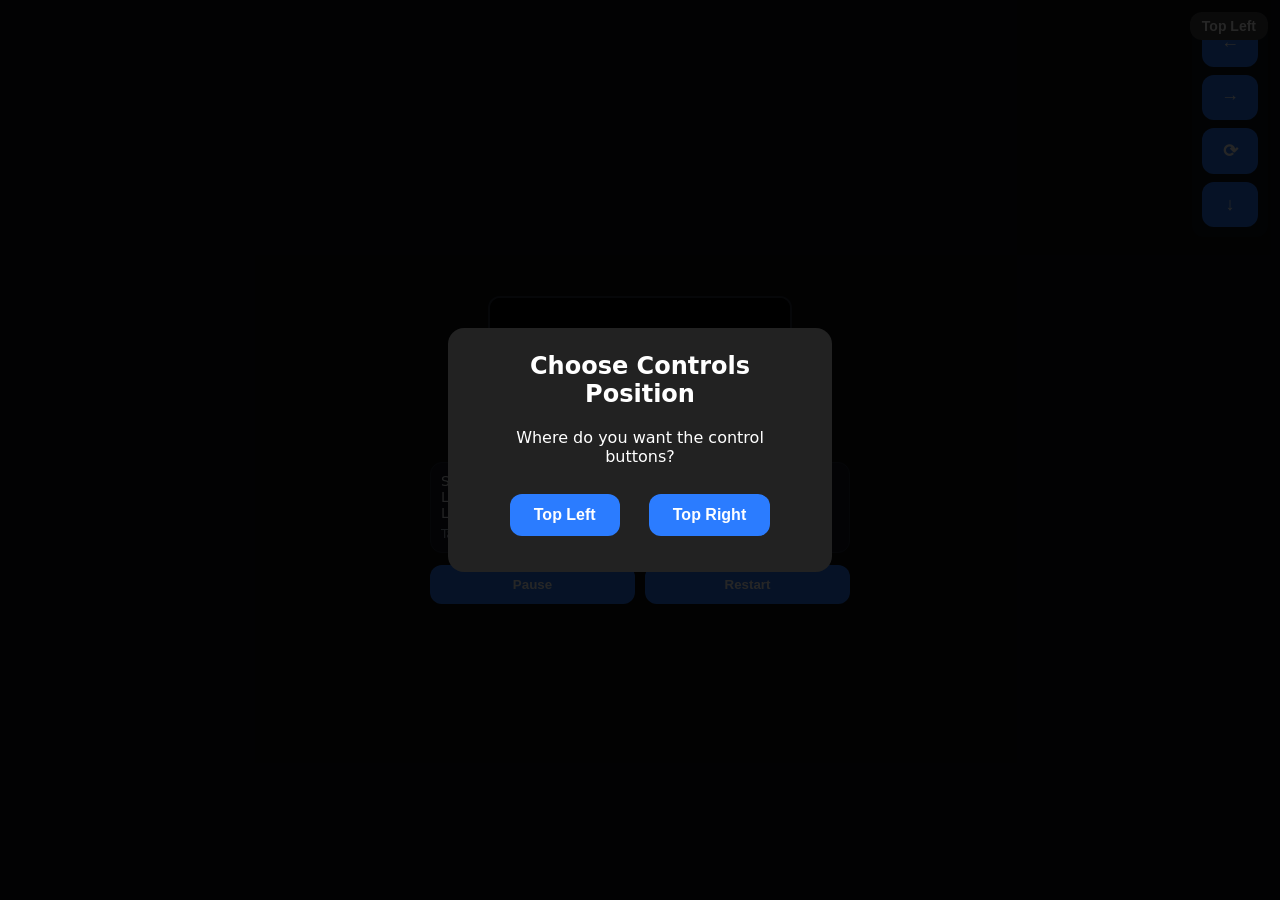
<file: bricks/index.html>
<html lang="en">
<head>
<meta charset="UTF-8" />
<meta name="viewport" content="width=device-width, initial-scale=1, maximum-scale=1, user-scalable=no" />
<title>Portrait Tetris with Control Position Choice</title>
<style>
  :root { --bg:#0e0f12; --panel:#161922; --text:#e9ecf1; --muted:#aab3c5; }
  html, body {
    margin: 0; padding: 0; height: 100%; overflow: hidden;
    display: flex; justify-content: center; align-items: center;
    background: var(--bg);
    font-family: system-ui, Arial, sans-serif;
    color: var(--text);
  }
  .wrap {
    display: flex;
    flex-direction: column;
    align-items: center;
    gap: 12px;
    width: min(420px, 96vw);
  }
  canvas {
    display:block;
    background: black;
    touch-action: none;
    border: 2px solid #2a2f3d;
    border-radius: 12px;
  }
  .bar {
    width: 100%;
    display: flex;
    justify-content: space-between;
    gap: 10px;
    box-sizing: border-box;
  }
  .card {
    flex: 1;
    background: var(--panel);
    border: 1px solid #242a3a;
    border-radius: 12px;
    padding: 10px;
    box-sizing: border-box;
    font-size: 14px;
  }
  .controls {
    width: 100%;
    display: flex;
    gap: 10px;
  }
  button {
    flex: 1;
    background: #2b7cff;
    border: none;
    border-radius: 12px;
    padding: 12px 10px;
    color: white;
    font-weight: 700;
    cursor: pointer;
  }
  button:active { transform: translateY(1px); }
  .hint { color: var(--muted); font-size: 12px; margin-top: 6px; line-height: 1.25; }

  /* Control buttons container */
  .control-buttons {
    position: fixed;
    top: 12px;
    right: 12px; /* default top-right */
    display: flex;
    flex-direction: column;
    gap: 8px;
    background: rgba(20, 24, 35, 0.85);
    padding: 10px;
    border-radius: 12px;
    z-index: 9999;
    user-select: none;
  }
  .control-buttons.left {
    right: auto;
    left: 12px;
  }
  .control-buttons button {
    width: 56px;
    height: 56px;
    font-size: 18px;
    font-weight: 700;
    border: none;
    border-radius: 12px;
    background: #2b7cff;
    color: white;
    cursor: pointer;
    touch-action: manipulation;
  }
  .control-buttons button:active {
    background: #1a52cc;
    transform: translateY(1px);
  }

  /* Toggle position button */
  #btnTogglePosition {
    position: fixed;
    top: 12px;
    right: 12px;
    background: #444;
    color: white;
    border-radius: 12px;
    padding: 6px 12px;
    font-size: 14px;
    cursor: pointer;
    z-index: 10000;
    user-select: none;
  }
  #btnTogglePosition.left {
    right: auto;
    left: 12px;
  }

  /* Modal styles */
  #controlChoiceModal {
    position: fixed; inset: 0; background: rgba(0,0,0,0.85);
    display: flex; justify-content: center; align-items: center; z-index: 100000;
  }
  #controlChoiceModal.hidden {
    display: none;
  }
  #controlChoiceModal > div {
    background: #222; padding: 24px 32px; border-radius: 16px; max-width: 320px; text-align: center; color: white;
  }
  #controlChoiceModal h2 {
    margin-top: 0;
  }
  #controlChoiceModal button {
    margin: 12px;
    padding: 12px 24px;
    font-size: 16px;
    border-radius: 12px;
    cursor: pointer;
    background: #2b7cff;
    border: none;
    color: white;
    font-weight: 700;
  }
  #controlChoiceModal button:active {
    background: #1a52cc;
    transform: translateY(1px);
  }
</style>
</head>
<body>

<!-- Modal for control position choice -->
<div id="controlChoiceModal" role="dialog" aria-modal="true" aria-labelledby="modalTitle" aria-describedby="modalDesc">
  <div>
    <h2 id="modalTitle">Choose Controls Position</h2>
    <p id="modalDesc">Where do you want the control buttons?</p>
    <button id="chooseLeft">Top Left</button>
    <button id="chooseRight">Top Right</button>
  </div>
</div>

<!-- On-screen control buttons -->
<div id="controlButtons" class="control-buttons" aria-label="Game controls">
  <button id="btnLeft" aria-label="Move Left">←</button>
  <button id="btnRight" aria-label="Move Right">→</button>
  <button id="btnRotate" aria-label="Rotate">⟳</button>
  <button id="btnDrop" aria-label="Hard Drop">↓</button>
</div>

<!-- Toggle position button -->
<button id="btnTogglePosition" aria-label="Toggle Controls Position" title="Toggle Controls Position">Top Left</button>

<!-- Main game container -->
<div class="wrap" aria-label="Tetris game container">
  <canvas id="game" aria-label="Tetris game"></canvas>

  <div class="bar">
    <div class="card">
      Score: <span id="score">0</span><br/>
      Lines: <span id="lines">0</span><br/>
      Level: <span id="level">1</span>
      <div class="hint">Tap = rotate, swipe L/R move, swipe down drop</div>
    </div>
  </div>

  <div class="controls">
    <button id="btnPause">Pause</button>
    <button id="btnRestart">Restart</button>
  </div>
</div>

<script>
const canvas = document.getElementById("game");
const ctx = canvas.getContext("2d", { alpha: false });

const scoreEl = document.getElementById("score");
const linesEl = document.getElementById("lines");
const levelEl = document.getElementById("level");
const btnPause = document.getElementById("btnPause");
const btnRestart = document.getElementById("btnRestart");

const btnLeft = document.getElementById("btnLeft");
const btnRight = document.getElementById("btnRight");
const btnRotate = document.getElementById("btnRotate");
const btnDrop = document.getElementById("btnDrop");
const controlButtons = document.getElementById("controlButtons");
const btnTogglePosition = document.getElementById("btnTogglePosition");

const modal = document.getElementById("controlChoiceModal");
const btnChooseLeft = document.getElementById("chooseLeft");
const btnChooseRight = document.getElementById("chooseRight");

const COLS = 10, ROWS = 20;

const COLORS = { I:"#00f0f0", O:"#f0f000", T:"#a000f0", S:"#00f000", Z:"#f00000", J:"#0000f0", L:"#f0a000" };
const SHAPES = {
  I:[[0,0,0,0],[1,1,1,1],[0,0,0,0],[0,0,0,0]],
  O:[[1,1],[1,1]],
  T:[[0,1,0],[1,1,1],[0,0,0]],
  S:[[0,1,1],[1,1,0],[0,0,0]],
  Z:[[1,1,0],[0,1,1],[0,0,0]],
  J:[[1,0,0],[1,1,1],[0,0,0]],
  L:[[0,0,1],[1,1,1],[0,0,0]],
};

let BLOCK = 30;

let board, piece, score, lines, level;
let dropCounter = 0;
let lastTime = 0;
let paused = false;

function resizeGameCanvas(){
  const targetCssW = Math.min(window.innerWidth * 0.92, 360);
  BLOCK = Math.floor(targetCssW / COLS);

  const cssW = BLOCK * COLS;
  const cssH = BLOCK * ROWS;

  const dpr = window.devicePixelRatio || 1;

  canvas.style.width = cssW + "px";
  canvas.style.height = cssH + "px";
  canvas.width = Math.floor(cssW * dpr);
  canvas.height = Math.floor(cssH * dpr);

  ctx.setTransform(dpr, 0, 0, dpr, 0, 0);
}

function resetGame(){
  board = Array.from({length: ROWS}, () => Array(COLS).fill(null));
  score = 0; lines = 0; level = 1;
  piece = newPiece();
  updateUI();
  paused = false;
  btnPause.textContent = "Pause";
}

function updateUI(){
  scoreEl.textContent = score;
  linesEl.textContent = lines;
  levelEl.textContent = level;
}

function newPiece(){
  const keys = Object.keys(SHAPES);
  const type = keys[(Math.random()*keys.length)|0];
  const m = SHAPES[type].map(r=>r.slice());
  return { type, m, x: (COLS/2|0) - (m.length/2|0), y: -1 };
}

function collide(p){
  const m = p.m;
  for(let y=0;y<m.length;y++){
    for(let x=0;x<m[y].length;x++){
      if(!m[y][x]) continue;
      const bx = p.x + x, by = p.y + y;
      if(bx < 0 || bx >= COLS || by >= ROWS) return true;
      if(by >= 0 && board[by][bx]) return true;
    }
  }
  return false;
}

function merge(p){
  p.m.forEach((row,y)=>{
    row.forEach((v,x)=>{
      if(!v) return;
      const by = p.y + y, bx = p.x + x;
      if(by >= 0) board[by][bx] = p.type;
    });
  });
}

function clearLines(){
  let cleared = 0;
  for(let y=ROWS-1;y>=0;y--){
    if(board[y].every(Boolean)){
      board.splice(y,1);
      board.unshift(Array(COLS).fill(null));
      cleared++; y++;
    }
  }
  if(cleared){
    lines += cleared;
    score += ([0,100,300,500,800][cleared] || cleared*200) * level;
    const newLevel = 1 + Math.floor(lines/10);
    if(newLevel !== level) level = newLevel;
    updateUI();
  }
}

function rotateCW(m){
  const n = m.length;
  const out = Array.from({length:n}, ()=>Array(n).fill(0));
  for(let y=0;y<n;y++) for(let x=0;x<n;x++) out[x][n-1-y] = m[y][x];
  return out;
}

function padToSquare(m){
  const h = m.length, w = m.length, n = Math.max(h,w);
  const out = Array.from({length:n}, ()=>Array(n).fill(0));
  for(let y=0;y<h;y++) for(let x=0;x<w;x++) out[y][x] = m[y][x];
  return out;
}

function tryRotate(){
  const oldM = piece.m;
  const rotated = rotateCW(padToSquare(oldM));
  piece.m = rotated;

  const x0 = piece.x;
  let offset = 0;
  while(collide(piece)){
    offset = offset ? -offset : 1;
    piece.x = x0 + offset;
    if(Math.abs(offset) > 2){
      piece.m = oldM; piece.x = x0;
      return;
    }
  }
}

function move(dir){
  piece.x += dir;
  if(collide(piece)) piece.x -= dir;
}

function softDrop(){
  piece.y++;
  if(collide(piece)){
    piece.y--;
    lockPiece();
  }
  dropCounter = 0;
}

function hardDrop(){
  do { piece.y++; } while(!collide(piece));
  piece.y--;
  lockPiece();
}

function lockPiece(){
  merge(piece);
  clearLines();
  piece = newPiece();
  if(collide(piece)){
    resetGame();
  }
}

function dropInterval(){
  return Math.max(90, 650 - (level-1)*50);
}

function drawCell(x,y,color){
  ctx.fillStyle = color;
  ctx.fillRect(x*BLOCK, y*BLOCK, BLOCK-1, BLOCK-1);
}

function draw(){
  ctx.clearRect(0,0,COLS*BLOCK,ROWS*BLOCK);

  for(let y=0;y<ROWS;y++){
    for(let x=0;x<COLS;x++){
      const t = board[y][x];
      if(t) drawCell(x,y,COLORS[t]);
    }
  }

  piece.m.forEach((row,y)=>{
    row.forEach((v,x)=>{
      if(v) drawCell(piece.x+x, piece.y+y, COLORS[piece.type]);
    });
  });
}

// Keyboard controls (desktop)
document.addEventListener("keydown", (e)=>{
  if(e.code === "ArrowLeft") move(-1);
  else if(e.code === "ArrowRight") move(1);
  else if(e.code === "ArrowDown") softDrop();
  else if(e.code === "ArrowUp") tryRotate();
  else if(e.code === "Space") hardDrop();
});

// Touch controls (mobile)
// Tap = rotate, swipe L/R = move, swipe down = hard drop
let touchStart = null;
canvas.addEventListener("pointerdown", (e)=>{
  canvas.setPointerCapture(e.pointerId);
  touchStart = { x: e.clientX, y: e.clientY };
});

canvas.addEventListener("pointerup", (e)=>{
  if(!touchStart) return;
  const dx = e.clientX - touchStart.x;
  const dy = e.clientY - touchStart.y;
  const adx = Math.abs(dx), ady = Math.abs(dy);

  if(adx < 10 && ady < 10){
    tryRotate();
  } else if(ady > adx && dy > 25){
    hardDrop();
  } else if(adx > ady && dx > 25){
    move(1);
  } else if(adx > ady && dx < -25){
    move(-1);
  }
  touchStart = null;
});

// On-screen buttons handlers
btnLeft.addEventListener("touchstart", e => { e.preventDefault(); move(-1); });
btnRight.addEventListener("touchstart", e => { e.preventDefault(); move(1); });
btnRotate.addEventListener("touchstart", e => { e.preventDefault(); tryRotate(); });
btnDrop.addEventListener("touchstart", e => { e.preventDefault(); hardDrop(); });

btnLeft.addEventListener("click", () => move(-1));
btnRight.addEventListener("click", () => move(1));
btnRotate.addEventListener("click", tryRotate);
btnDrop.addEventListener("click", hardDrop);

// Toggle position button handler
btnTogglePosition.addEventListener("click", () => {
  if(controlButtons.classList.contains("left")){
    controlButtons.classList.remove("left");
    btnTogglePosition.classList.remove("left");
    btnTogglePosition.textContent = "Top Left";
    localStorage.setItem("controlPosition", "right");
  } else {
    controlButtons.classList.add("left");
    btnTogglePosition.classList.add("left");
    btnTogglePosition.textContent = "Top Right";
    localStorage.setItem("controlPosition", "left");
  }
});

// Modal buttons handlers
btnChooseLeft.onclick = () => {
  setControlPosition("left");
  hideModal();
  startGame();
};

btnChooseRight.onclick = () => {
  setControlPosition("right");
  hideModal();
  startGame();
};

function setControlPosition(pos){
  if(pos === "left"){
    controlButtons.classList.add("left");
    btnTogglePosition.classList.add("left");
    btnTogglePosition.textContent = "Top Right";
  } else {
    controlButtons.classList.remove("left");
    btnTogglePosition.classList.remove("left");
    btnTogglePosition.textContent = "Top Left";
  }
  localStorage.setItem("controlPosition", pos);
}

function showModal(){
  modal.classList.remove("hidden");
}

function hideModal(){
  modal.classList.add("hidden");
}

function startGame(){
  resizeGameCanvas();
  resetGame();
  update();
}

// On page load check saved preference
window.addEventListener("load", () => {
  const savedPos = localStorage.getItem("controlPosition");
  if(savedPos){
    setControlPosition(savedPos);
    hideModal();
    startGame();
  } else {
    showModal();
  }
});

window.addEventListener("resize", () => {
  resizeGameCanvas();
});

btnPause.addEventListener("click", ()=>{
  paused = !paused;
  btnPause.textContent = paused ? "Resume" : "Pause";
});
btnRestart.addEventListener("click", resetGame);

function update(t=0){
  requestAnimationFrame(update);
  if(paused) return;

  const dt = t - lastTime;
  lastTime = t;
  dropCounter += dt;
  if(dropCounter > dropInterval()) softDrop();
  draw();
}
</script>
</body>
</html>
</file>
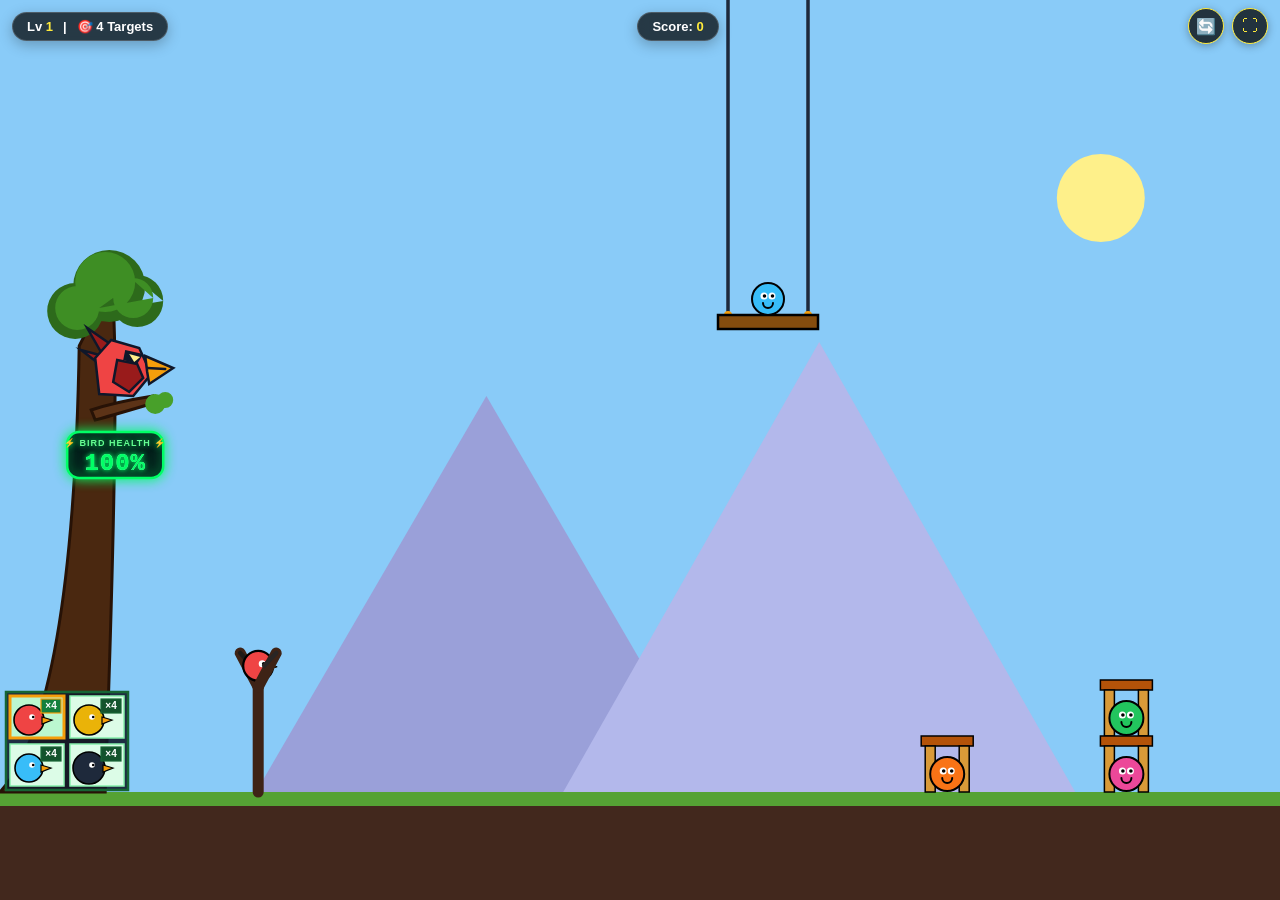
<file: v2/index.html>
<!DOCTYPE html>
<html lang="en">
<head>
  <meta charset="UTF-8" />
  <title>Hungry Birds v2 - Multi Levels</title>
  
  <!-- SEO & Standard Meta Tags -->
  <meta name="description" content="Feed the giant bird by launching birds with your slingshot! Enjoy multi-level physics action and bonus rounds free in browser." />
  <meta name="viewport" content="width=device-width, initial-scale=1.0, maximum-scale=1.0, user-scalable=no, viewport-fit=cover" />
  
  <!-- Canonical URL (Exact match with tool URL: without trailing slash) -->
  <link rel="canonical" href="https://desiwizard.github.io/hungrybirds/v2" />
  
  <meta name="theme-color" content="#89cbf8" />
  <meta name="mobile-web-app-capable" content="yes" />
  <meta name="apple-mobile-web-app-capable" content="yes" />
  <meta name="apple-mobile-web-app-status-bar-style" content="black-translucent" />
  <meta name="apple-mobile-web-app-title" content="Hungry Bird V2" />

  <!-- Open Graph / WhatsApp / Facebook Meta Tags -->
  <meta property="og:site_name" content="Hungry Birds v2" />
  <meta property="og:type" content="website" />
  <meta property="og:locale" content="en_US" />
  <meta property="og:url" content="https://desiwizard.github.io/hungrybirds/v2" />
  <meta property="og:title" content="Hungry Birds v2 - Multi Levels" />
  <meta property="og:description" content="Feed the giant bird by launching birds with your slingshot! Enjoy multi-level physics action and bonus rounds free in browser." />
  <meta property="og:image" content="https://desiwizard.github.io/hungrybirds/v2/v2.jpg" />
  <meta property="og:image:secure_url" content="https://desiwizard.github.io/hungrybirds/v2/v2.jpg" />
  <meta property="og:image:type" content="image/jpeg" />
  <meta property="og:image:width" content="1200" />
  <meta property="og:image:height" content="630" />
  <meta property="og:image:alt" content="Hungry Birds v2 Slingshot Game Artwork" />

  <!-- Twitter / X Meta Tags -->
  <meta name="twitter:card" content="summary_large_image" />
  <meta name="twitter:site" content="@desiwizard" />
  <meta name="twitter:title" content="Hungry Birds v2 - Multi Levels" />
  <meta name="twitter:description" content="Feed the giant bird by launching birds with your slingshot!" />
  <meta name="twitter:image" content="https://desiwizard.github.io/hungrybirds/v2/v2.jpg" />
  <meta name="twitter:image:alt" content="Hungry Birds v2 Slingshot Game Artwork" />

  <!-- SVG Favicon (Absolute & Relative Paths) -->
  <link rel="icon" type="image/svg+xml" href="https://desiwizard.github.io/hungrybirds/v2/favicon.svg" />
  <link rel="icon" type="image/svg+xml" href="favicon.svg" />
  
  <!-- Classic Favicons & Manifest -->
  <link rel="icon" type="image/x-icon" href="favicon.ico" />
  <link rel="icon" type="image/png" sizes="32x32" href="favicon-32x32.png" />
  <link rel="icon" type="image/png" sizes="16x16" href="favicon-16x16.png" />
  <link rel="apple-touch-icon" sizes="180x180" href="apple-touch-icon.png" />
  <link rel="icon" type="image/png" sizes="192x192" href="android-chrome-192x192.png" />
  <link rel="icon" type="image/png" sizes="512x512" href="android-chrome-512x512.png" />
  <link rel="manifest" href="manifest.json" />

  <!-- Structured Data (JSON-LD) -->
  <script type="application/ld+json">
  {
    "@context": "https://schema.org",
    "@type": "VideoGame",
    "name": "Hungry Birds v2 - Multi Levels",
    "description": "Feed the giant bird by launching birds with your slingshot! Enjoy multi-level physics action free in your browser.",
    "playPlatform": "Web Browser",
    "applicationCategory": "Game",
    "url": "https://desiwizard.github.io/hungrybirds/v2",
    "image": "https://desiwizard.github.io/hungrybirds/v2/v2.jpg"
  }
  </script>

  <style>
    * {
      box-sizing: border-box;
      margin: 0;
      padding: 0;
      user-select: none;
      -webkit-user-select: none;
      touch-action: none;
    }
    html, body {
      width: 100%;
      height: 100%;
      background-color: #89cbf8;
      display: flex;
      align-items: center;
      justify-content: center;
      overflow: hidden;
      font-family: -apple-system, BlinkMacSystemFont, "Segoe UI", Roboto, Arial, sans-serif;
      touch-action: none;
      position: fixed;
      inset: 0;
    }
    #game-container {
      position: relative;
      width: 100vw;
      height: 100vh;
      background: #89cbf8;
      overflow: hidden;
    }
    canvas {
      width: 100%;
      height: 100%;
      display: block;
      touch-action: none;
      background-color: #89cbf8;
    }

    #rotate-device-overlay {
      display: none;
      position: fixed;
      inset: 0;
      background: rgba(15, 23, 42, 0.98);
      color: #fff;
      z-index: 99999;
      flex-direction: column;
      align-items: center;
      justify-content: center;
      text-align: center;
      padding: 25px;
    }
    .phone-anim-box {
      width: 70px;
      height: 120px;
      border: 4px solid #38bdf8;
      border-radius: 14px;
      position: relative;
      margin-bottom: 25px;
      box-shadow: 0 0 20px rgba(56, 189, 248, 0.4);
      animation: phoneRotate 2.6s infinite ease-in-out;
      background: rgba(255,255,255,0.06);
    }
    .phone-anim-box::before {
      content: '';
      position: absolute;
      top: 8px;
      left: 50%;
      transform: translateX(-50%);
      width: 14px;
      height: 3px;
      background: #38bdf8;
      border-radius: 2px;
    }
    .phone-anim-box::after {
      content: '';
      position: absolute;
      bottom: 6px;
      left: 50%;
      transform: translateX(-50%);
      width: 10px;
      height: 10px;
      border: 2px solid #38bdf8;
      border-radius: 50%;
    }
    @keyframes phoneRotate {
      0% { transform: rotate(0deg) scale(1); }
      20% { transform: rotate(0deg) scale(1); }
      60% { transform: rotate(-90deg) scale(1.1); }
      80% { transform: rotate(-90deg) scale(1.1); }
      100% { transform: rotate(0deg) scale(1); }
    }
    .force-play-btn {
      background: #22c55e;
      color: #fff;
      border: 2px solid #fff;
      padding: 14px 28px;
      font-size: 16px;
      font-weight: 900;
      border-radius: 30px;
      cursor: pointer;
      box-shadow: 0 6px 20px rgba(34, 197, 94, 0.6);
      margin-top: 15px;
    }

    @media (hover: none) and (pointer: coarse) and (orientation: portrait) {
      #rotate-device-overlay:not(.dismissed) { display: flex !important; }
    }

    .hud {
      position: absolute; 
      top: calc(8px + env(safe-area-inset-top, 0px)); 
      left: calc(12px + env(safe-area-inset-left, 0px)); 
      right: calc(12px + env(safe-area-inset-right, 0px));
      display: flex;
      justify-content: space-between;
      align-items: center;
      pointer-events: none;
      z-index: 25;
      gap: 8px;
    }
    .hud-pill {
      background: rgba(0, 0, 0, 0.72);
      backdrop-filter: blur(8px);
      -webkit-backdrop-filter: blur(8px);
      padding: 6px 14px;
      border-radius: 20px;
      color: #fff;
      font-weight: 700;
      font-size: 13px;
      display: flex;
      align-items: center;
      gap: 10px;
      pointer-events: auto;
      white-space: nowrap;
      box-shadow: 0 4px 14px rgba(0,0,0,0.25);
      border: 1px solid rgba(255,255,255,0.18);
    }
    .hud-controls {
      display: flex;
      align-items: center;
      gap: 8px;
      pointer-events: auto;
    }
    .circle-btn {
      width: 36px;
      height: 36px;
      border-radius: 50%;
      background: rgba(0, 0, 0, 0.75);
      border: 1.5px solid #ffeb3b;
      color: #ffeb3b;
      display: flex;
      align-items: center;
      justify-content: center;
      font-size: 16px;
      cursor: pointer;
      box-shadow: 0 2px 8px rgba(0,0,0,0.3);
      transition: transform 0.1s ease;
    }
    .circle-btn:active { transform: scale(0.92); }

    .bonus-pulse {
      animation: bonusGlow 1.2s infinite alternate ease-in-out;
      color: #facc15 !important;
      font-weight: 900;
    }
    @keyframes bonusGlow {
      from { text-shadow: 0 0 4px #eab308; transform: scale(1); }
      to { text-shadow: 0 0 14px #facc15, 0 0 24px #ca8a04; transform: scale(1.08); }
    }

    #celebration-banner {
      display: none;
      position: absolute;
      top: 22%;
      left: 50%;
      transform: translate(-50%, -50%) scale(0.6);
      background: radial-gradient(circle, rgba(234, 179, 8, 0.95) 0%, rgba(180, 83, 9, 0.96) 100%);
      border: 3.5px solid #fef08a;
      box-shadow: 0 0 35px rgba(250, 204, 21, 0.8), 0 12px 30px rgba(0, 0, 0, 0.6);
      color: #ffffff;
      padding: 14px 34px;
      border-radius: 40px;
      font-size: 22px;
      font-weight: 900;
      letter-spacing: 1.5px;
      text-transform: uppercase;
      z-index: 100;
      pointer-events: none;
      white-space: nowrap;
      text-align: center;
      transition: all 0.5s cubic-bezier(0.34, 1.56, 0.64, 1);
      opacity: 0;
    }
    #celebration-banner.show-banner {
      opacity: 1;
      transform: translate(-50%, -50%) scale(1.05);
    }
    #celebration-banner.fade-banner {
      opacity: 0;
      transform: translate(-50%, -80%) scale(0.9);
    }

    #level-modal {
      display: none;
      position: absolute;
      top: 0;
      left: 0;
      width: 100%;
      height: 100%;
      background: rgba(15, 23, 42, 0.88);
      backdrop-filter: blur(6px);
      z-index: 10000;
      flex-direction: column;
      justify-content: center;
      align-items: center;
      color: #fff;
      text-align: center;
    }
    .modal-box {
      background: #1e293b;
      border: 2px solid #facc15;
      padding: 24px 34px;
      border-radius: 20px;
      box-shadow: 0 10px 25px rgba(0,0,0,0.5);
      display: flex;
      flex-direction: column;
      align-items: center;
      gap: 12px;
      max-width: 90vw;
    }
    .modal-title {
      font-size: 24px;
      font-weight: bold;
      color: #facc15;
    }

    .coin-anim-wrap {
      perspective: 1000px;
      margin: 8px 0;
      display: none;
    }
    .gold-coin {
      width: 64px;
      height: 64px;
      background: radial-gradient(circle, #fde047 30%, #eab308 70%, #ca8a04 100%);
      border: 3.5px dashed #fef08a;
      border-radius: 50%;
      display: flex;
      align-items: center;
      justify-content: center;
      font-size: 30px;
      font-weight: 900;
      color: #713f12;
      box-shadow: 0 0 20px rgba(250, 204, 21, 0.7);
      animation: spinCoin 1.2s infinite linear;
    }
    @keyframes spinCoin {
      0% { transform: rotateY(0deg); }
      50% { transform: rotateY(180deg) scale(1.1); }
      100% { transform: rotateY(360deg); }
    }

    .modal-btn {
      background: #22c55e;
      color: #fff;
      border: none;
      padding: 10px 24px;
      font-size: 16px;
      font-weight: bold;
      border-radius: 25px;
      cursor: pointer;
      box-shadow: 0 4px 12px rgba(34, 197, 94, 0.4);
    }
    .modal-btn:active { transform: scale(0.96); }
  </style>
</head>
<body>

  <div id="rotate-device-overlay">
    <div class="phone-anim-box"></div>
    <h1 style="color: #ffeb3b; font-size: 22px; margin-bottom: 8px;">ROTATE YOUR PHONE</h1>
    <p style="color: #cbd5e1; font-size: 14px; max-width: 300px; line-height: 1.5;">
      Please rotate your phone sideways into <b>Landscape</b> mode to start playing.
    </p>
    <button id="force-rotate-btn" class="force-play-btn">
      🔄 TAP TO ROTATE & PLAY
    </button>
  </div>

  <div id="game-container">
    <canvas id="gameCanvas"></canvas>

    <div id="celebration-banner">★ BONUS ROUND UNLOCKED! ★</div>

    <div class="hud">
      <div class="hud-pill">
        <span id="level-label-wrap">Lv <span id="level-num-hud" style="color:#ffeb3b;">1</span></span>
        <span>|</span>
        <span>🎯 <span id="target-count-hud">4</span> Targets</span>
      </div>

      <div class="hud-pill">
        <span>Score: <span id="score-val" style="color:#ffeb3b;">0</span></span>
      </div>

      <div class="hud-controls">
        <button class="circle-btn" id="btn-restart" title="Restart Level">🔄</button>
        <button class="circle-btn" id="btn-fs" title="Fullscreen">⛶</button>
      </div>
    </div>

    <div id="level-modal">
      <div class="modal-box">
        <div id="modal-title" class="modal-title">Level Cleared!</div>
        <div id="coin-wrap" class="coin-anim-wrap">
          <div class="gold-coin">★</div>
        </div>
        <p id="modal-desc" style="font-size: 14px; color: #cbd5e1;">All targets destroyed!</p>
        <button id="modal-action-btn" class="modal-btn">Next Level ➔</button>
      </div>
    </div>
  </div>

  <script>
    if ('serviceWorker' in navigator) {
      window.addEventListener('load', () => {
        navigator.serviceWorker.register('./sw.js').catch(() => {});
      });
    }

    const canvas = document.getElementById('gameCanvas');
    const ctx = canvas.getContext('2d');
    const fsBtn = document.getElementById('btn-fs');
    const restartBtn = document.getElementById('btn-restart');
    const targetCountEl = document.getElementById('target-count-hud');
    const scoreValEl = document.getElementById('score-val');
    const levelLabelWrap = document.getElementById('level-label-wrap');
    const celebrationBanner = document.getElementById('celebration-banner');

    const modal = document.getElementById('level-modal');
    const modalTitle = document.getElementById('modal-title');
    const modalDesc = document.getElementById('modal-desc');
    const modalActionBtn = document.getElementById('modal-action-btn');
    const coinWrap = document.getElementById('coin-wrap');

    const forceRotateBtn = document.getElementById("force-rotate-btn");
    const rotateOverlay = document.getElementById("rotate-device-overlay");

    if (forceRotateBtn) {
      forceRotateBtn.addEventListener("click", async (e) => {
        e.preventDefault();
        try {
          const docEl = document.documentElement;
          if (docEl.requestFullscreen) {
            await docEl.requestFullscreen();
          } else if (docEl.webkitRequestFullscreen) {
            await docEl.webkitRequestFullscreen();
          }
        } catch (fsErr) {}

        try {
          if (screen.orientation && screen.orientation.lock) {
            await screen.orientation.lock("landscape");
          }
        } catch (lockErr) {}

        if (rotateOverlay) {
          rotateOverlay.classList.add("dismissed");
          rotateOverlay.style.display = "none";
        }
      });
    }

    function toggleFullscreen() {
      const elem = document.documentElement;
      if (!document.fullscreenElement && !document.webkitFullscreenElement) {
        if (elem.requestFullscreen) elem.requestFullscreen().catch(() => {});
        else if (elem.webkitRequestFullscreen) elem.webkitRequestFullscreen();
      } else {
        if (document.exitFullscreen) document.exitFullscreen().catch(() => {});
        else if (document.webkitExitFullscreen) document.webkitExitFullscreen();
      }
    }
    fsBtn.addEventListener('click', toggleFullscreen);

    let width = window.innerWidth;
    let height = window.innerHeight;

    let animId = null;
    let animTick = 0;
    let score = 0;
    let currentLevel = 1;
    let inBonusStage = false;
    const maxGameLevels = 20;

    let birdTypes = [];
    let selectedBirdIndex = 0;
    let birdHitboxes = [];

    const maxDragDist = 100;
    const launchPower = 0.32;
    const gravity = 0.30;
    const woodGravity = 0.50;

    let isDragging = false;
    let dragPos = { x: 0, y: 0 };
    let flyingBirds = [];
    let particles = [];
    let confettiList = [];
    let floatingScores = [];
    let structures = [];
    let targets = [];
    let floatingPlatforms = [];
    let obstacleNet = null;
    let isLevelReady = false;
    let isLevelCompleted = false;
    let hasFirstFired = false;

    let bigBirdEnergy = 100;
    let bigBirdFalling = false;
    let bigBirdFallY = 0;
    let bigBirdFallVy = 0;

    function resetBirdsForLevel(isBonus) {
      const birdCount = isBonus ? 2 : 4;
      birdTypes = [
        { id: 'red',    name: 'Red',    color: '#ef4444', count: birdCount, r: 15 },
        { id: 'yellow', name: 'Yellow', color: '#eab308', count: birdCount, r: 15 },
        { id: 'blue',   name: 'Blue',   color: '#38bdf8', count: birdCount, r: 14 },
        { id: 'black',  name: 'Bomb',   color: '#1e293b', count: birdCount, r: 16 }
      ];
      selectedBirdIndex = 0;
      bigBirdEnergy = 100;
      bigBirdFalling = false;
      bigBirdFallY = 0;
      bigBirdFallVy = 0;
      hasFirstFired = false;
    }

    function ensureAvailableBirdSelected() {
      if (birdTypes[selectedBirdIndex] && birdTypes[selectedBirdIndex].count <= 0) {
        const nextIdx = birdTypes.findIndex(b => b.count > 0);
        if (nextIdx !== -1) selectedBirdIndex = nextIdx;
      }
    }

    function addScore(pts) {
      score += pts;
      if (scoreValEl) scoreValEl.textContent = score;
    }

    function updateTargetCountHud() {
      const aliveCount = targets.filter(t => t && t.alive).length;
      if (targetCountEl) targetCountEl.textContent = aliveCount;
    }

    function createPiece(towerId, floor, x, y, w, h, isVertical, color, isRoof = false) {
      return {
        towerId, floor,
        x, y, w, h,
        vx: 0, vy: 0,
        angle: 0, va: 0,
        collapsed: false,
        isVertical,
        isRoof,
        color,
        hp: 1,
        alpha: 1.0,
        restTimer: 0
      };
    }

    function launchBonusCelebration() {
      confettiList = [];
      const colors = ['#fde047', '#38bdf8', '#ec4899', '#22c55e', '#f97316', '#a855f7', '#ffffff'];
      for (let i = 0; i < 60; i++) {
        confettiList.push({
          x: Math.random() * width,
          y: Math.random() * -height * 0.5,
          vx: (Math.random() - 0.5) * 3,
          vy: Math.random() * 3 + 2,
          sizeW: Math.random() * 8 + 5,
          sizeH: Math.random() * 5 + 3,
          color: colors[Math.floor(Math.random() * colors.length)],
          angle: Math.random() * Math.PI * 2,
          vAngle: (Math.random() - 0.5) * 0.15,
          isStar: Math.random() > 0.65,
          alpha: 1.0
        });
      }

      celebrationBanner.style.display = 'block';
      celebrationBanner.className = '';
      void celebrationBanner.offsetWidth;
      celebrationBanner.classList.add('show-banner');

      setTimeout(() => {
        celebrationBanner.classList.remove('show-banner');
        celebrationBanner.classList.add('fade-banner');
        setTimeout(() => {
          celebrationBanner.style.display = 'none';
        }, 400);
      }, 2000);
    }

    function loadLevel(lvl, isBonus = false) {
      if (animId) {
        cancelAnimationFrame(animId);
        animId = null;
      }

      currentLevel = lvl;
      inBonusStage = isBonus;
      isLevelReady = false;
      isLevelCompleted = false;

      if (modal) modal.style.display = 'none';
      if (coinWrap) coinWrap.style.display = 'none';

      if (inBonusStage) {
        levelLabelWrap.innerHTML = `<span class="bonus-pulse">BONUS 🌟</span>`;
      } else {
        levelLabelWrap.innerHTML = `Lv <span id="level-num-hud" style="color:#ffeb3b;">${lvl}</span>`;
      }

      const groundH = Math.max(height * 0.12, 42);
      const groundY = height - groundH;

      structures = [];
      targets = [];
      floatingPlatforms = [];
      obstacleNet = null;
      flyingBirds = [];
      particles = [];
      confettiList = [];
      floatingScores = [];
      isDragging = false;
      hasFirstFired = false;
      bigBirdFalling = false;
      bigBirdFallY = 0;
      bigBirdFallVy = 0;
      bigBirdEnergy = 100;

      resetBirdsForLevel(inBonusStage);

      if (inBonusStage) {
        const netX = width * 0.50;
        const netH = 135;
        obstacleNet = { x: netX, y: groundY - netH, w: 16, h: netH };

        const bx1 = width * 0.72;
        structures.push(createPiece('bn_1', 0, bx1 - 22, groundY - 46, 10, 46, true, '#d99a38'));
        structures.push(createPiece('bn_1', 0, bx1 + 12, groundY - 46, 10, 46, true, '#d99a38'));
        structures.push(createPiece('bn_1', 0, bx1 - 26, groundY - 56, 52, 10, false, '#b45309', true));
        targets.push({ towerId: 'bn_1', floor: 0, x: bx1, y: groundY - 18, vx: 0, vy: 0, r: 17, color: '#f59e0b', alive: true, falling: false });

        const bx2 = width * 0.84;
        structures.push(createPiece('bn_2', 0, bx2 - 22, groundY - 46, 10, 46, true, '#d99a38'));
        structures.push(createPiece('bn_2', 0, bx2 + 12, groundY - 46, 10, 46, true, '#d99a38'));
        structures.push(createPiece('bn_2', 0, bx2 - 26, groundY - 56, 52, 10, false, '#b45309', true));
        targets.push({ towerId: 'bn_2', floor: 0, x: bx2, y: groundY - 18, vx: 0, vy: 0, r: 17, color: '#ec4899', alive: true, falling: false });

        structures.push(createPiece('bn_2', 1, bx2 - 22, groundY - 102, 10, 46, true, '#d99a38'));
        structures.push(createPiece('bn_2', 1, bx2 + 12, groundY - 102, 10, 46, true, '#d99a38'));
        structures.push(createPiece('bn_2', 1, bx2 - 26, groundY - 112, 52, 10, false, '#b45309', true));
        targets.push({ towerId: 'bn_2', floor: 1, x: bx2, y: groundY - 74, vx: 0, vy: 0, r: 17, color: '#38bdf8', alive: true, falling: false });

        launchBonusCelebration();
      } else {
        const cycle = ((lvl - 1) % 5) + 1;

        if (cycle === 1) {
          const t1X = width * 0.74;
          structures.push(createPiece('t1', 0, t1X - 22, groundY - 46, 10, 46, true, '#d99a38'));
          structures.push(createPiece('t1', 0, t1X + 12, groundY - 46, 10, 46, true, '#d99a38'));
          structures.push(createPiece('t1', 0, t1X - 26, groundY - 56, 52, 10, false, '#b45309', true));
          targets.push({ towerId: 't1', floor: 0, x: t1X, y: groundY - 18, vx: 0, vy: 0, r: 17, color: '#f97316', alive: true, falling: false });

          const t2X = width * 0.88;
          structures.push(createPiece('t2', 0, t2X - 22, groundY - 46, 10, 46, true, '#d99a38'));
          structures.push(createPiece('t2', 0, t2X + 12, groundY - 46, 10, 46, true, '#d99a38'));
          structures.push(createPiece('t2', 0, t2X - 26, groundY - 56, 52, 10, false, '#b45309', true));
          targets.push({ towerId: 't2', floor: 0, x: t2X, y: groundY - 18, vx: 0, vy: 0, r: 17, color: '#ec4899', alive: true, falling: false });

          structures.push(createPiece('t2', 1, t2X - 22, groundY - 102, 10, 46, true, '#d99a38'));
          structures.push(createPiece('t2', 1, t2X + 12, groundY - 102, 10, 46, true, '#d99a38'));
          structures.push(createPiece('t2', 1, t2X - 26, groundY - 112, 52, 10, false, '#b45309', true));
          targets.push({ towerId: 't2', floor: 1, x: t2X, y: groundY - 74, vx: 0, vy: 0, r: 17, color: '#22c55e', alive: true, falling: false });

          // Hanging Jhoola
          floatingPlatforms.push({ id: 'p1', x: width * 0.60, y: height * 0.35, w: 100, h: 14, collapsed: false, settled: false, hitDone: false, vx: 0, vy: 0, angle: 0, va: 0, alpha: 1, restTimer: 0 });
          targets.push({ platformId: 'p1', towerId: null, x: width * 0.60, y: height * 0.35 - 16, vx: 0, vy: 0, r: 16, color: '#38bdf8', alive: true, falling: false });

        } else if (cycle === 2) {
          const fx = width * 0.76;
          structures.push(createPiece('f1', 0, fx - 36, groundY - 50, 10, 50, true, '#d99a38'));
          structures.push(createPiece('f1', 0, fx + 26, groundY - 50, 10, 50, true, '#d99a38'));
          structures.push(createPiece('f1', 0, fx - 42, groundY - 60, 84, 10, false, '#b45309', true));
          targets.push({ towerId: 'f1', floor: 0, x: fx - 5, y: groundY - 20, vx: 0, vy: 0, r: 16, color: '#ef4444', alive: true, falling: false });

          structures.push(createPiece('f1', 1, fx - 36, groundY - 110, 10, 50, true, '#d99a38'));
          structures.push(createPiece('f1', 1, fx + 26, groundY - 110, 10, 50, true, '#d99a38'));
          structures.push(createPiece('f1', 1, fx - 42, groundY - 120, 84, 10, false, '#b45309', true));
          targets.push({ towerId: 'f1', floor: 1, x: fx - 5, y: groundY - 80, vx: 0, vy: 0, r: 16, color: '#eab308', alive: true, falling: false });

          floatingPlatforms.push({ id: 'p2_1', x: width * 0.52, y: height * 0.38, w: 80, h: 12, collapsed: false, settled: false, hitDone: false, vx: 0, vy: 0, angle: 0, va: 0, alpha: 1, restTimer: 0 });
          targets.push({ platformId: 'p2_1', towerId: null, x: width * 0.52, y: height * 0.38 - 14, vx: 0, vy: 0, r: 14, color: '#a855f7', alive: true, falling: false });

          floatingPlatforms.push({ id: 'p2_2', x: width * 0.63, y: height * 0.22, w: 80, h: 12, collapsed: false, settled: false, hitDone: false, vx: 0, vy: 0, angle: 0, va: 0, alpha: 1, restTimer: 0 });
          targets.push({ platformId: 'p2_2', towerId: null, x: width * 0.63, y: height * 0.22 - 14, vx: 0, vy: 0, r: 14, color: '#06b6d4', alive: true, falling: false });

        } else if (cycle === 3) {
          const sx = width * 0.80;
          for (let fl = 0; fl < 3; fl++) {
            const by = groundY - (fl * 52);
            structures.push(createPiece('s1', fl, sx - 20, by - 46, 10, 46, true, '#d99a38'));
            structures.push(createPiece('s1', fl, sx + 12, by - 46, 10, 46, true, '#d99a38'));
            structures.push(createPiece('s1', fl, sx - 26, by - 56, 52, 10, false, '#b45309', true));
            targets.push({ towerId: 's1', floor: fl, x: sx - 4, y: by - 22, vx: 0, vy: 0, r: 15, color: fl === 2 ? '#ec4899' : '#10b981', alive: true, falling: false });
          }

          const wallX = width * 0.68;
          structures.push(createPiece('wall', 0, wallX, groundY - 60, 16, 60, true, '#78350f'));

          floatingPlatforms.push({ id: 'p3_1', x: width * 0.50, y: height * 0.30, w: 90, h: 12, collapsed: false, settled: false, hitDone: false, vx: 0, vy: 0, angle: 0, va: 0, alpha: 1, restTimer: 0 });
          targets.push({ platformId: 'p3_1', towerId: null, x: width * 0.50, y: height * 0.30 - 14, vx: 0, vy: 0, r: 15, color: '#f59e0b', alive: true, falling: false });

        } else if (cycle === 4) {
          const q1X = width * 0.72;
          const q2X = width * 0.85;

          [q1X, q2X].forEach((tx, idx) => {
            structures.push(createPiece(`tw_${idx}`, 0, tx - 20, groundY - 46, 10, 46, true, '#d99a38'));
            structures.push(createPiece(`tw_${idx}`, 0, tx + 12, groundY - 46, 10, 46, true, '#d99a38'));
            structures.push(createPiece(`tw_${idx}`, 0, tx - 24, groundY - 56, 48, 10, false, '#b45309', true));
            targets.push({ towerId: `tw_${idx}`, floor: 0, x: tx - 4, y: groundY - 20, vx: 0, vy: 0, r: 15, color: '#f97316', alive: true, falling: false });

            structures.push(createPiece(`tw_${idx}`, 1, tx - 20, groundY - 102, 10, 46, true, '#d99a38'));
            structures.push(createPiece(`tw_${idx}`, 1, tx + 12, groundY - 102, 10, 46, true, '#d99a38'));
            structures.push(createPiece(`tw_${idx}`, 1, tx - 24, groundY - 112, 48, 10, false, '#b45309', true));
            targets.push({ towerId: `tw_${idx}`, floor: 1, x: tx - 4, y: groundY - 76, vx: 0, vy: 0, r: 15, color: '#ec4899', alive: true, falling: false });
          });

          floatingPlatforms.push({ id: 'p4_1', x: width * 0.52, y: height * 0.28, w: 85, h: 12, collapsed: false, settled: false, hitDone: false, vx: 0, vy: 0, angle: 0, va: 0, alpha: 1, restTimer: 0 });
          targets.push({ platformId: 'p4_1', towerId: null, x: width * 0.52, y: height * 0.28 - 14, vx: 0, vy: 0, r: 14, color: '#06b6d4', alive: true, falling: false });

        } else if (cycle === 5) {
          const cx = width * 0.78;
          for (let fl = 0; fl < 3; fl++) {
            const by = groundY - (fl * 50);
            structures.push(createPiece('citadel', fl, cx - 28, by - 46, 10, 46, true, '#d99a38'));
            structures.push(createPiece('citadel', fl, cx + 20, by - 46, 10, 46, true, '#d99a38'));
            structures.push(createPiece('citadel', fl, cx - 32, by - 56, 64, 10, false, '#b45309', true));
            targets.push({ towerId: 'citadel', floor: fl, x: cx - 4, y: by - 22, vx: 0, vy: 0, r: 15, color: fl === 1 ? '#eab308' : '#a855f7', alive: true, falling: false });
          }

          structures.push(createPiece('shield', 0, cx - 58, groundY - 65, 14, 65, true, '#78350f'));
          structures.push(createPiece('shield', 0, cx + 46, groundY - 65, 14, 65, true, '#78350f'));

          floatingPlatforms.push({ id: 'p5_1', x: width * 0.56, y: height * 0.24, w: 80, h: 12, collapsed: false, settled: false, hitDone: false, vx: 0, vy: 0, angle: 0, va: 0, alpha: 1, restTimer: 0 });
          targets.push({ platformId: 'p5_1', towerId: null, x: width * 0.56, y: height * 0.24 - 14, vx: 0, vy: 0, r: 14, color: '#22c55e', alive: true, falling: false });
        }
      }

      updateTargetCountHud();
      isLevelReady = true;
      render();
    }

    function checkLevelState() {
      if (!isLevelReady || isLevelCompleted) return;

      const remainingTargets = targets.filter(t => t && t.alive).length;
      const totalBirds = birdTypes.reduce((sum, b) => sum + b.count, 0);

      if (targets.length > 0 && remainingTargets === 0) {
        isLevelCompleted = true;

        setTimeout(() => {
          if (inBonusStage) {
            const leftoverBirds = totalBirds;
            const bonusReward = leftoverBirds * 500;
            addScore(bonusReward);

            coinWrap.style.display = 'block';
            modalTitle.textContent = `Bonus Cleared! 🌟`;
            modalDesc.innerHTML = `
              <b>${leftoverBirds}</b> Birds Left = <span style="color:#facc15; font-size:18px; font-weight:900;">+${bonusReward} PTS!</span><br>
              Total Score: <b>${score}</b>
            `;
            if (currentLevel < maxGameLevels) {
              modalActionBtn.textContent = `Level ${currentLevel + 1} ➔`;
              modalActionBtn.onclick = () => {
                modal.style.display = 'none';
                loadLevel(currentLevel + 1, false);
              };
            } else {
              modalActionBtn.textContent = 'Restart Game 🔄';
              modalActionBtn.onclick = () => {
                modal.style.display = 'none';
                score = 0;
                addScore(0);
                loadLevel(1, false);
              };
            }
          }
          else if (currentLevel % 5 === 0) {
            coinWrap.style.display = 'none';
            modalTitle.textContent = `Level ${currentLevel} Cleared! 🎉`;
            modalDesc.textContent = `Get ready for the Bonus Challenge!`;
            modalActionBtn.textContent = 'Play Bonus Round ➔';
            modalActionBtn.onclick = () => {
              modal.style.display = 'none';
              loadLevel(currentLevel, true);
            };
          }
          else if (currentLevel < maxGameLevels) {
            coinWrap.style.display = 'none';
            modalTitle.textContent = `Level ${currentLevel} Cleared! 🎉`;
            modalDesc.textContent = `Ready for Level ${currentLevel + 1}?`;
            modalActionBtn.textContent = 'Next Level ➔';
            modalActionBtn.onclick = () => {
              modal.style.display = 'none';
              loadLevel(currentLevel + 1, false);
            };
          } else {
            coinWrap.style.display = 'none';
            modalTitle.textContent = `Champion! All Levels Won! 🏆`;
            modalDesc.textContent = `Final Score: ${score}`;
            modalActionBtn.textContent = 'Play Again 🔄';
            modalActionBtn.onclick = () => {
              modal.style.display = 'none';
              score = 0;
              addScore(0);
              loadLevel(1, false);
            };
          }
          modal.style.display = 'flex';
        }, 500);
      }
      else if ((bigBirdEnergy <= 0 || (totalBirds === 0 && flyingBirds.length === 0 && remainingTargets > 0)) && !isLevelCompleted) {
        isLevelCompleted = true;

        setTimeout(() => {
          coinWrap.style.display = 'none';
          if (inBonusStage) {
            modalTitle.textContent = `So Close!`;
            modalDesc.textContent = `Better luck next time!`;
            modalActionBtn.textContent = `Continue to Level ${currentLevel + 1} ➔`;
            modalActionBtn.onclick = () => {
              modal.style.display = 'none';
              loadLevel(currentLevel + 1, false);
            };
          } else {
            modalTitle.textContent = (bigBirdEnergy <= 0) ? `Giant Bird Starved! 💀` : `Level Failed! 😢`;
            modalDesc.textContent = (bigBirdEnergy <= 0) ? `Energy depleted! Keep the giant bird fed.` : `${remainingTargets} targets remained unbroken.`;
            modalActionBtn.textContent = 'Retry Level 🔄';
            modalActionBtn.onclick = () => {
              modal.style.display = 'none';
              loadLevel(currentLevel, false);
            };
          }
          modal.style.display = 'flex';
        }, 500);
      }
    }

    function resizeCanvas() {
      width = window.innerWidth;
      height = window.innerHeight;
      canvas.width = width;
      canvas.height = height;
      if (!isLevelCompleted) {
        loadLevel(currentLevel, inBonusStage);
      }
    }
    window.addEventListener('resize', resizeCanvas);

    function spawnExplosion(x, y, color, count = 12) {
      for (let i = 0; i < count; i++) {
        const speed = Math.random() * 3.5 + 1.2;
        const angle = Math.random() * Math.PI * 2;
        particles.push({
          x, y,
          vx: Math.cos(angle) * speed,
          vy: Math.sin(angle) * speed - 1,
          size: Math.random() * 3 + 2,
          color,
          alpha: 1,
          decay: Math.random() * 0.04 + 0.02
        });
      }
    }

    function addFloatingScore(x, y, text) {
      floatingScores.push({ x, y, text, alpha: 1 });
    }

    function triggerBombExplosion(bombX, bombY) {
      const blastRadius = 130;

      for (let i = 0; i < 35; i++) {
        const speed = Math.random() * 7 + 2;
        const angle = Math.random() * Math.PI * 2;
        particles.push({
          x: bombX,
          y: bombY,
          vx: Math.cos(angle) * speed,
          vy: Math.sin(angle) * speed - 2,
          size: Math.random() * 6 + 3,
          color: (i % 3 === 0) ? '#f97316' : ((i % 3 === 1) ? '#ef4444' : '#1e293b'),
          alpha: 1,
          decay: Math.random() * 0.03 + 0.015
        });
      }
      addFloatingScore(bombX, bombY - 30, 'BOOOM! +500');
      addScore(500);

      for (let i = structures.length - 1; i >= 0; i--) {
        const p = structures[i];
        const dist = Math.hypot((p.x + p.w / 2) - bombX, (p.y + p.h / 2) - bombY);
        if (dist < blastRadius) {
          spawnExplosion(p.x + p.w / 2, p.y + p.h / 2, p.color, 10);
          structures.splice(i, 1);
          addScore(150);
        }
      }

      targets.forEach(t => {
        if (t && t.alive) {
          const dist = Math.hypot(t.x - bombX, t.y - bombY);
          if (dist < blastRadius) {
            t.alive = false;
            t.falling = false;
            spawnExplosion(t.x, t.y, t.color, 16);
            addFloatingScore(t.x, t.y - 20, '+1000');
            addScore(1000);
            updateTargetCountHud();
            bigBirdEnergy = Math.min(100, bigBirdEnergy + 25);
          }
        }
      });

      floatingPlatforms.forEach(fp => {
        if (!fp.collapsed) {
          const distPlat = Math.hypot(fp.x - bombX, fp.y - bombY);
          if (distPlat < blastRadius + 20) {
            collapseFloatingPlatform(fp, 4);
          }
        }
      });
    }

    function triggerCascadeFall(towerId, floor) {
      if (!towerId) return;
      structures.forEach(p => {
        if (p.towerId === towerId && p.floor >= floor && !p.collapsed) {
          p.collapsed = true;
          p.vy = 2.4;
          p.vx = (Math.random() * 2 - 1) * 1.5;
          p.va = (Math.random() - 0.5) * 0.15;
        }
      });

      targets.forEach(t => {
        if (t && t.towerId && t.towerId === towerId && t.floor >= floor && t.alive) {
          t.falling = true;
          t.vy = 2.5;
          t.vx = (Math.random() * 2 - 1);
        }
      });
    }

    function breakStructureNear(hitX, hitY, hitPower) {
      for (let i = structures.length - 1; i >= 0; i--) {
        const p = structures[i];
        const dist = Math.hypot(p.x + p.w / 2 - hitX, p.y + p.h / 2 - hitY);
        if (dist < 75) {
          spawnExplosion(p.x + p.w / 2, p.y + p.h / 2, p.color, 10);
          const tId = p.towerId;
          const fl = p.floor;
          structures.splice(i, 1);
          addScore(100);
          triggerCascadeFall(tId, fl);
        }
      }

      targets.forEach(t => {
        if (t && t.alive) {
          const dist = Math.hypot(t.x - hitX, t.y - hitY);
          if (dist < 60) {
            t.alive = false;
            t.falling = false;
            spawnExplosion(t.x, t.y, t.color, 16);
            addFloatingScore(t.x, t.y - 20, '+1000');
            addScore(1000);
            updateTargetCountHud();
          }
        }
      });
    }

    function collapseFloatingPlatform(fp, hitPower = 3) {
      if (!fp || fp.collapsed) return;
      fp.collapsed = true;
      fp.settled = false;
      fp.hitDone = false;
      fp.vx = (hitPower * 0.3) + (Math.random() * 1.5 - 0.75);
      fp.vy = 2.0;
      fp.va = (Math.random() * 0.08) - 0.04;
      spawnExplosion(fp.x, fp.y, '#854d0e', 10);
      addFloatingScore(fp.x, fp.y - 15, 'Platform Hit!');
      addScore(250);

      targets.forEach(t => {
        if (t && t.platformId === fp.id && t.alive) {
          t.falling = true;
          t.vx = fp.vx * 0.6;
          t.vy = 2.2;
        }
      });
    }

    function checkStructuralIntegrity(groundY) {
      if (animTick % 6 !== 0) return;
      for (let i = 0; i < structures.length; i++) {
        const piece = structures[i];
        if (!piece.collapsed) {
          const isOnGround = Math.abs((piece.y + piece.h) - groundY) < 14;

          if (piece.isRoof) {
            const hasPillarBelow = structures.some(other => {
              return other !== piece && !other.collapsed && other.towerId === piece.towerId &&
                     other.floor === piece.floor && other.isVertical;
            });
            if (!hasPillarBelow) {
              triggerCascadeFall(piece.towerId, piece.floor);
            }
          }
          else if (piece.isVertical && !isOnGround) {
            const hasSupportBelow = structures.some(other => {
              return other !== piece && !other.collapsed && other.towerId === piece.towerId &&
                     other.floor === piece.floor - 1 && other.isRoof;
            });
            if (!hasSupportBelow) {
              triggerCascadeFall(piece.towerId, piece.floor);
            }
          }
        }
      }
    }

    function drawObstacleNet() {
      if (!obstacleNet) return;
      ctx.save();
      ctx.fillStyle = '#f8fafc';
      ctx.strokeStyle = '#334155';
      ctx.lineWidth = 2.5;
      ctx.fillRect(obstacleNet.x, obstacleNet.y, obstacleNet.w, obstacleNet.h);
      ctx.strokeRect(obstacleNet.x, obstacleNet.y, obstacleNet.w, obstacleNet.h);

      ctx.fillStyle = '#facc15';
      ctx.fillRect(obstacleNet.x - 3, obstacleNet.y, obstacleNet.w + 6, 8);

      ctx.strokeStyle = 'rgba(255, 255, 255, 0.45)';
      ctx.lineWidth = 1;
      for (let y = obstacleNet.y + 12; y < obstacleNet.y + obstacleNet.h; y += 10) {
        ctx.beginPath();
        ctx.moveTo(obstacleNet.x, y);
        ctx.lineTo(obstacleNet.x + obstacleNet.w, y);
        ctx.stroke();
      }
      ctx.restore();
    }

    function drawTree(groundY) {
      const treeX = Math.max(width * 0.065, 55);
      const branchY = height * 0.44;

      ctx.save();
      ctx.fillStyle = '#4a2810';
      ctx.strokeStyle = '#271206';
      ctx.lineWidth = 3;
      ctx.beginPath();
      ctx.moveTo(0, groundY);
      ctx.quadraticCurveTo(treeX - 10, groundY - 80, treeX - 4, branchY - 50);
      ctx.quadraticCurveTo(treeX + 16, branchY - 90, treeX + 28, branchY - 110);
      ctx.quadraticCurveTo(treeX + 38, branchY - 50, treeX + 22, groundY);
      ctx.closePath();
      ctx.fill();
      ctx.stroke();

      ctx.fillStyle = '#5c3317';
      ctx.beginPath();
      ctx.moveTo(treeX + 8, branchY + 14);
      ctx.quadraticCurveTo(treeX + 32, branchY + 6, treeX + 70, branchY);
      ctx.lineTo(treeX + 74, branchY + 6);
      ctx.quadraticCurveTo(treeX + 34, branchY + 18, treeX + 12, branchY + 24);
      ctx.closePath();
      ctx.fill();
      ctx.stroke();

      ctx.fillStyle = '#2d6a1b';
      ctx.beginPath();
      ctx.arc(treeX + 26, branchY - 110, 36, 0, Math.PI * 2);
      ctx.arc(treeX - 8, branchY - 85, 28, 0, Math.PI * 2);
      ctx.arc(treeX + 54, branchY - 95, 26, 0, Math.PI * 2);
      ctx.fill();

      ctx.fillStyle = '#3e8e24';
      ctx.beginPath();
      ctx.arc(treeX + 22, branchY - 114, 30, 0, Math.PI * 2);
      ctx.arc(treeX - 6, branchY - 88, 22, 0, Math.PI * 2);
      ctx.arc(treeX + 50, branchY - 98, 20, 0, Math.PI * 2);
      ctx.fill();

      ctx.fillStyle = '#48a02a';
      ctx.beginPath();
      ctx.arc(treeX + 72, branchY + 8, 10, 0, Math.PI * 2);
      ctx.arc(treeX + 82, branchY + 4, 8, 0, Math.PI * 2);
      ctx.fill();
      ctx.restore();
    }

    // ==========================================
    // GLOWING CYBER-NEON HEALTH BADGE & TIMER
    // ==========================================
    function drawBigBird(groundY) {
      let isCritical = (bigBirdEnergy <= 25 && bigBirdEnergy > 0);
      let flickerRed = Math.floor(animTick / 6) % 2 === 0;

      let mainColor = '#ef4444';
      let armorColor = '#991b1b';
      let eyeColor = '#fef08a';

      if (bigBirdEnergy <= 0) {
        mainColor = '#475569'; armorColor = '#1e293b'; eyeColor = '#94a3b8';
      } else if (isCritical) {
        mainColor = flickerRed ? '#ef4444' : '#475569';
        armorColor = flickerRed ? '#991b1b' : '#1e293b';
        eyeColor = flickerRed ? '#fef08a' : '#cbd5e1';
      } else if (bigBirdEnergy <= 65) {
        mainColor = '#f97316'; armorColor = '#9a3412'; eyeColor = '#fef08a';
      }

      const treeX = Math.max(width * 0.065, 55);
      const branchY = height * 0.44;
      const tremble = isCritical ? (Math.random() * 2.5 - 1.25) : 0;
      const cx = (treeX + 38) + tremble;
      let cy = branchY - 26;

      if (bigBirdFalling) {
        cy += bigBirdFallY;
      }

      ctx.save();
      ctx.fillStyle = armorColor;
      ctx.strokeStyle = '#0f172a';
      ctx.lineWidth = 2.5;
      ctx.beginPath();
      ctx.moveTo(cx - 8, cy - 24);
      ctx.lineTo(cx - 34, cy - 42);
      ctx.lineTo(cx - 18, cy - 14);
      ctx.lineTo(cx - 40, cy - 20);
      ctx.lineTo(cx - 14, cy);
      ctx.closePath();
      ctx.fill();
      ctx.stroke();

      ctx.fillStyle = mainColor;
      ctx.beginPath();
      ctx.moveTo(cx - 26, cy - 12);
      ctx.lineTo(cx - 10, cy - 30);
      ctx.lineTo(cx + 18, cy - 22);
      ctx.lineTo(cx + 30, cy + 4);
      ctx.lineTo(cx + 12, cy + 26);
      ctx.lineTo(cx - 22, cy + 24);
      ctx.closePath();
      ctx.fill();
      ctx.stroke();

      ctx.fillStyle = armorColor;
      ctx.beginPath();
      ctx.moveTo(cx - 4, cy - 10);
      ctx.lineTo(cx + 16, cy - 6);
      ctx.lineTo(cx + 22, cy + 8);
      ctx.lineTo(cx + 8, cy + 22);
      ctx.lineTo(cx - 8, cy + 12);
      ctx.closePath();
      ctx.fill();
      ctx.stroke();

      ctx.fillStyle = '#f59e0b';
      ctx.beginPath();
      ctx.moveTo(cx + 24, cy - 14);
      ctx.lineTo(cx + 52, cy - 2);
      ctx.lineTo(cx + 28, cy + 14);
      ctx.lineTo(cx + 26, cy + 2);
      ctx.closePath();
      ctx.fill();
      ctx.stroke();

      ctx.beginPath();
      ctx.moveTo(cx + 26, cy - 2);
      ctx.lineTo(cx + 44, cy - 1);
      ctx.stroke();

      if (bigBirdEnergy <= 0) {
        ctx.strokeStyle = '#000';
        ctx.lineWidth = 2;
        ctx.beginPath();
        ctx.moveTo(cx + 8, cy - 16); ctx.lineTo(cx + 16, cy - 8);
        ctx.moveTo(cx + 16, cy - 16); ctx.lineTo(cx + 8, cy - 8);
        ctx.stroke();
      } else {
        ctx.fillStyle = '#0f172a';
        ctx.beginPath();
        ctx.moveTo(cx + 4, cy - 20);
        ctx.lineTo(cx + 22, cy - 16);
        ctx.lineTo(cx + 16, cy - 6);
        ctx.lineTo(cx + 2, cy - 10);
        ctx.closePath();
        ctx.fill();

        ctx.fillStyle = eyeColor;
        ctx.beginPath();
        ctx.moveTo(cx + 8, cy - 16);
        ctx.lineTo(cx + 19, cy - 13);
        ctx.lineTo(cx + 13, cy - 8);
        ctx.closePath();
        ctx.fill();
      }

      // =====================================
      // HIGH-VOLTAGE GLOWING NEON HEALTH HUD
      // =====================================
      const bY = branchY + 36;
      const bVal = Math.max(0, Math.ceil(bigBirdEnergy));
      
      let neonGlow = '#00ff66';
      let neonText = '#69ff94';
      if (bVal <= 25) {
        neonGlow = (Math.floor(animTick / 6) % 2 === 0) ? '#ff0055' : '#ff3366';
        neonText = '#ff80a0';
      } else if (bVal <= 60) {
        neonGlow = '#ffb703';
        neonText = '#ffd166';
      }

      // Dark Tech Glass Box
      ctx.fillStyle = 'rgba(5, 10, 20, 0.96)';
      ctx.strokeStyle = neonGlow;
      ctx.lineWidth = 2.5;
      ctx.shadowColor = neonGlow;
      ctx.shadowBlur = 12;
      ctx.beginPath();
      ctx.roundRect(treeX - 16, bY, 96, 46, 12);
      ctx.fill();
      ctx.stroke();

      // Glowing "BIRD HEALTH" Title
      ctx.shadowColor = neonGlow;
      ctx.shadowBlur = 6;
      ctx.fillStyle = neonText;
      ctx.font = '900 9px -apple-system, sans-serif';
      ctx.textAlign = 'center';
      ctx.letterSpacing = '1px';
      ctx.fillText('⚡ BIRD HEALTH ⚡', treeX + 32, bY + 14);

      // Glowing Neon Digit
      ctx.shadowColor = neonGlow;
      ctx.shadowBlur = 16;
      ctx.fillStyle = '#ffffff';
      ctx.font = '900 24px "Courier New", monospace';
      ctx.fillText(`${bVal}%`, treeX + 32, bY + 38);

      // Second overlay pass for bright bulb effect
      ctx.shadowBlur = 4;
      ctx.fillStyle = neonGlow;
      ctx.fillText(`${bVal}%`, treeX + 32, bY + 38);

      ctx.restore();
    }

    function drawBirdGridDeck(groundY) {
      birdHitboxes = [];
      const deckStartX = 10;
      const boxW = 54;
      const boxH = 42;
      const gap = 6;
      const totalW = (boxW * 2) + gap;
      const totalH = (boxH * 2) + gap;
      const gridY = groundY - totalH - 6;

      ctx.save();
      ctx.fillStyle = 'rgba(15, 23, 42, 0.88)';
      ctx.strokeStyle = '#166534';
      ctx.lineWidth = 2.5;
      ctx.beginPath();
      ctx.rect(deckStartX - 4, gridY - 4, totalW + 8, totalH + 8);
      ctx.fill();
      ctx.stroke();

      birdTypes.forEach((b, i) => {
        const col = i % 2;
        const row = Math.floor(i / 2);
        const bx = deckStartX + (col * (boxW + gap));
        const by = gridY + (row * (boxH + gap));
        const isSelected = (i === selectedBirdIndex);
        const isEmpty = (b.count <= 0);

        birdHitboxes.push({ x: bx + (boxW / 2), y: by + (boxH / 2), w: boxW, h: boxH, index: i });

        if (isSelected) {
          ctx.fillStyle = '#bbf7d0';
          ctx.strokeStyle = '#f59e0b';
          ctx.lineWidth = 3;
        } else {
          ctx.fillStyle = '#dcfce7';
          ctx.strokeStyle = '#86efac';
          ctx.lineWidth = 1.5;
        }

        ctx.beginPath();
        ctx.rect(bx, by, boxW, boxH);
        ctx.fill();
        ctx.stroke();

        const birdCx = bx + 19;
        const birdCy = by + 24;

        ctx.beginPath();
        ctx.arc(birdCx, birdCy, b.r, 0, Math.PI * 2);
        ctx.fillStyle = isEmpty ? '#94a3b8' : b.color;
        ctx.fill();
        ctx.strokeStyle = '#000000';
        ctx.lineWidth = 1.6;
        ctx.stroke();

        ctx.fillStyle = '#ffffff';
        ctx.beginPath();
        ctx.arc(birdCx + 3, birdCy - 3, 2.8, 0, Math.PI * 2);
        ctx.fill();
        ctx.fillStyle = '#000000';
        ctx.beginPath();
        ctx.arc(birdCx + 4.2, birdCy - 3, 1.3, 0, Math.PI * 2);
        ctx.fill();

        ctx.fillStyle = '#f59e0b';
        ctx.beginPath();
        ctx.moveTo(birdCx + b.r - 2, birdCy - 3);
        ctx.lineTo(birdCx + b.r + 8, birdCy);
        ctx.lineTo(birdCx + b.r - 2, birdCy + 4);
        ctx.closePath();
        ctx.fill();
        ctx.strokeStyle = '#000000';
        ctx.lineWidth = 1.2;
        ctx.stroke();

        const badgeW = 20;
        const badgeH = 14;
        const badgeX = bx + boxW - badgeW - 3;
        const badgeY = by + 3;

        ctx.fillStyle = isSelected ? '#15803d' : '#14532d';
        ctx.fillRect(badgeX, badgeY, badgeW, badgeH);
        ctx.strokeStyle = isSelected ? '#f59e0b' : '#166534';
        ctx.lineWidth = 1.2;
        ctx.strokeRect(badgeX, badgeY, badgeW, badgeH);

        ctx.fillStyle = '#ffffff';
        ctx.font = 'bold 10px sans-serif';
        ctx.textAlign = 'center';
        ctx.textBaseline = 'middle';
        ctx.fillText(`×${b.count}`, badgeX + (badgeW / 2), badgeY + (badgeH / 2) + 0.5);
      });
      ctx.restore();
    }

    function renderBirdAt(bx, by, birdObj, rotation = 0) {
      ctx.save();
      ctx.translate(bx, by);
      if (rotation) ctx.rotate(rotation);

      ctx.beginPath();
      ctx.arc(0, 0, 15, 0, Math.PI * 2);
      ctx.fillStyle = birdObj.color;
      ctx.fill();
      ctx.strokeStyle = '#000';
      ctx.lineWidth = 2.2;
      ctx.stroke();

      ctx.fillStyle = '#fff';
      ctx.beginPath();
      ctx.arc(4, -2, 3.5, 0, Math.PI * 2);
      ctx.fill();
      ctx.fillStyle = '#000';
      ctx.beginPath();
      ctx.arc(5.5, -2, 1.8, 0, Math.PI * 2);
      ctx.fill();

      ctx.fillStyle = '#f59e0b';
      ctx.beginPath();
      ctx.moveTo(10, -2);
      ctx.lineTo(19, 1);
      ctx.lineTo(10, 4);
      ctx.closePath();
      ctx.fill();
      ctx.strokeStyle = '#000';
      ctx.lineWidth = 1;
      ctx.stroke();
      ctx.restore();
    }

    function drawTrajectory(anchorX, anchorY, birdX, birdY, groundY) {
      const vx = (anchorX - birdX) * launchPower;
      const vy = (anchorY - birdY) * launchPower;
      let simX = birdX;
      let simY = birdY;
      let simVx = vx;
      let simVy = vy;

      ctx.save();
      for (let step = 0; step < 26; step++) {
        simX += simVx;
        simY += simVy;
        simVy += gravity;
        if (simY > groundY) break;

        ctx.fillStyle = `rgba(255, 255, 255, ${Math.max(0.15, 0.95 - (step * 0.035))})`;
        ctx.beginPath();
        ctx.arc(simX, simY, Math.max(2, 4.2 - (step * 0.09)), 0, Math.PI * 2);
        ctx.fill();
      }
      ctx.restore();
    }

    // 100% STABLE FLOATING PLATFORMS (JHOOLA)
    function drawFloatingPlatforms(groundY) {
      for (let i = floatingPlatforms.length - 1; i >= 0; i--) {
        const fp = floatingPlatforms[i];

        if (fp.collapsed && !fp.settled) {
          fp.x += fp.vx;
          fp.y += fp.vy;
          fp.vy += woodGravity;
          fp.angle += fp.va;

          // Side wall bounce
          if (fp.x + fp.w / 2 >= width - 6) {
            fp.x = width - 6 - fp.w / 2;
            fp.vx = -Math.abs(fp.vx) * 0.3;
          }

          // SAFE IMPACT ON BOXES
          if (!fp.hitDone) {
            const fpCx = fp.x;
            const fpCy = fp.y + fp.h / 2;

            for (let sIdx = 0; sIdx < structures.length; sIdx++) {
              const p = structures[sIdx];
              if (!p.collapsed) {
                const pCx = p.x + p.w / 2;
                const pCy = p.y + p.h / 2;

                if (Math.abs(fpCx - pCx) < (fp.w / 2 + p.w / 2) &&
                    Math.abs(fpCy - pCy) < (fp.h / 2 + p.h / 2 + 8)) {
                  
                  fp.hitDone = true;
                  p.collapsed = true;
                  p.vy = 3.0;
                  p.vx = (Math.random() - 0.5) * 3;
                  spawnExplosion(pCx, pCy, p.color, 12);
                  addScore(150);
                  triggerCascadeFall(p.towerId, p.floor);

                  fp.vy *= 0.4;
                  break;
                }
              }
            }
          }

          // Ground Impact
          if (fp.y + fp.h >= groundY) {
            fp.y = groundY - fp.h;
            fp.settled = true;
            fp.vx = 0;
            fp.vy = 0;
            fp.va = 0;
            spawnExplosion(fp.x, groundY - 6, '#854d0e', 6);
          }
        } else if (fp.settled) {
          fp.restTimer++;
          if (fp.restTimer > 35) {
            fp.alpha -= 0.04;
            if (fp.alpha <= 0) {
              floatingPlatforms.splice(i, 1);
              continue;
            }
          }
        }

        ctx.save();
        ctx.globalAlpha = fp.alpha;

        if (!fp.collapsed) {
          ctx.strokeStyle = '#1e293b';
          ctx.lineWidth = 3.5;
          ctx.beginPath();
          ctx.moveTo(fp.x - (fp.w / 2) + 10, 0);
          ctx.lineTo(fp.x - (fp.w / 2) + 10, fp.y);
          ctx.stroke();

          ctx.beginPath();
          ctx.moveTo(fp.x + (fp.w / 2) - 10, 0);
          ctx.lineTo(fp.x + (fp.w / 2) - 10, fp.y);
          ctx.stroke();

          ctx.fillStyle = '#f59e0b';
          ctx.beginPath();
          ctx.arc(fp.x - (fp.w / 2) + 10, fp.y, 4, 0, Math.PI * 2);
          ctx.arc(fp.x + (fp.w / 2) - 10, fp.y, 4, 0, Math.PI * 2);
          ctx.fill();
        }

        ctx.translate(fp.x, fp.y + (fp.h / 2));
        ctx.rotate(fp.angle);
        ctx.fillStyle = '#854d0e';
        ctx.strokeStyle = '#000000';
        ctx.lineWidth = 2.5;
        ctx.fillRect(-fp.w / 2, -fp.h / 2, fp.w, fp.h);
        ctx.strokeRect(-fp.w / 2, -fp.h / 2, fp.w, fp.h);
        ctx.restore();
      }
    }

    function drawConfetti() {
      for (let i = confettiList.length - 1; i >= 0; i--) {
        const c = confettiList[i];
        c.x += c.vx;
        c.y += c.vy;
        c.angle += c.vAngle;

        ctx.save();
        ctx.translate(c.x, c.y);
        ctx.rotate(c.angle);
        ctx.fillStyle = c.color;

        if (c.isStar) {
          ctx.beginPath();
          ctx.arc(0, 0, 4.5, 0, Math.PI * 2);
          ctx.fill();
        } else {
          ctx.fillRect(-c.sizeW / 2, -c.sizeH / 2, c.sizeW, c.sizeH);
        }
        ctx.restore();

        if (c.y > height + 20) {
          confettiList.splice(i, 1);
        }
      }
    }

    function render() {
      animTick++;
      ctx.clearRect(0, 0, width, height);

      const groundH = Math.max(height * 0.12, 42);
      const groundY = height - groundH;

      if (hasFirstFired && !isLevelCompleted) {
        bigBirdEnergy = Math.max(0, bigBirdEnergy - 0.024);
        if (bigBirdEnergy <= 0 && !bigBirdFalling) {
          bigBirdFalling = true;
          bigBirdFallVy = -3;
        }
      }

      if (bigBirdFalling) {
        bigBirdFallVy += 0.35;
        bigBirdFallY += bigBirdFallVy;
        const branchY = height * 0.44;
        const bBaseY = branchY - 26;
        if (bBaseY + bigBirdFallY >= groundY - 20) {
          bigBirdFallY = groundY - 20 - bBaseY;
          bigBirdFallVy = 0;
        }
      }

      ctx.fillStyle = '#89cbf8';
      ctx.fillRect(0, 0, width, height);

      ctx.fillStyle = '#fef08a';
      ctx.beginPath();
      ctx.arc(width * 0.86, height * 0.22, 44, 0, Math.PI * 2);
      ctx.fill();

      ctx.fillStyle = '#9aa0d9';
      ctx.beginPath();
      ctx.moveTo(width * 0.20, groundY);
      ctx.lineTo(width * 0.38, height * 0.44);
      ctx.lineTo(width * 0.56, groundY);
      ctx.closePath();
      ctx.fill();

      ctx.fillStyle = '#b3b8eb';
      ctx.beginPath();
      ctx.moveTo(width * 0.44, groundY);
      ctx.lineTo(width * 0.64, height * 0.38);
      ctx.lineTo(width * 0.84, groundY);
      ctx.closePath();
      ctx.fill();

      ctx.fillStyle = '#42281d';
      ctx.fillRect(0, groundY, width, groundH);
      ctx.fillStyle = '#55a234';
      ctx.fillRect(0, groundY, width, 14);

      drawTree(groundY);
      drawBigBird(groundY);
      drawBirdGridDeck(groundY);
      drawObstacleNet();

      const treeX = Math.max(width * 0.065, 55);
      const sx = treeX + 175;
      const sy = groundY - 105;
      const leftForkX = sx - 18;
      const leftForkY = sy - 34;
      const rightForkX = sx + 18;
      const rightForkY = sy - 34;
      const centerAnchorX = sx;
      const centerAnchorY = sy - 20;

      ctx.strokeStyle = '#3e2316';
      ctx.lineWidth = 11;
      ctx.lineCap = 'round';
      ctx.beginPath();
      ctx.moveTo(sx, sy);
      ctx.lineTo(sx, groundY);
      ctx.stroke();

      ctx.beginPath();
      ctx.moveTo(sx, sy);
      ctx.lineTo(leftForkX, leftForkY);
      ctx.stroke();

      const currentBird = birdTypes[selectedBirdIndex];
      const hasBirds = currentBird && currentBird.count > 0;
      let birdX = centerAnchorX;
      let birdY = centerAnchorY;

      if (isDragging) {
        birdX = dragPos.x;
        birdY = dragPos.y;
      } else if (hasBirds) {
        birdY += Math.sin(animTick * 0.08) * 1.5;
      }

      if (hasBirds) {
        ctx.strokeStyle = '#1e1b18';
        ctx.lineWidth = 4.5;
        ctx.beginPath();
        ctx.moveTo(leftForkX, leftForkY);
        ctx.lineTo(birdX - 6, birdY);
        ctx.stroke();
      }

      if (isDragging && hasBirds) {
        drawTrajectory(centerAnchorX, centerAnchorY, birdX, birdY, groundY);
      }

      if (hasBirds) {
        renderBirdAt(birdX, birdY, currentBird);
      }

      ctx.strokeStyle = '#3e2316';
      ctx.lineWidth = 11;
      ctx.beginPath();
      ctx.moveTo(sx, sy);
      ctx.lineTo(rightForkX, rightForkY);
      ctx.stroke();

      if (hasBirds) {
        ctx.strokeStyle = '#292524';
        ctx.lineWidth = 4.5;
        ctx.beginPath();
        ctx.moveTo(rightForkX, rightForkY);
        ctx.lineTo(birdX + 6, birdY);
        ctx.stroke();
      }

      drawFloatingPlatforms(groundY);
      checkStructuralIntegrity(groundY);

      // FLYING BIRDS COLLISION
      for (let i = flyingBirds.length - 1; i >= 0; i--) {
        const fb = flyingBirds[i];
        fb.x += fb.vx;
        fb.y += fb.vy;
        fb.vy += gravity;

        const angle = Math.atan2(fb.vy, fb.vx);
        renderBirdAt(fb.x, fb.y, fb, angle);

        let birdExploded = false;

        if (obstacleNet) {
          const hitNetX = (fb.x >= obstacleNet.x - 14 && fb.x <= obstacleNet.x + obstacleNet.w + 14);
          const hitNetY = (fb.y >= obstacleNet.y && fb.y <= groundY);
          if (hitNetX && hitNetY) {
            spawnExplosion(fb.x, fb.y, '#f8fafc', 8);
            fb.vx = -Math.abs(fb.vx) * 0.25;
            fb.vy = 2.0;
          }
        }

        // Targets Collision
        for (let t of targets) {
          if (t && t.alive) {
            const dist = Math.hypot(fb.x - t.x, fb.y - t.y);
            if (dist < 15 + t.r) {
              if (fb.id === 'black') {
                triggerBombExplosion(fb.x, fb.y);
                flyingBirds.splice(i, 1);
                birdExploded = true;
                break;
              }

              t.alive = false;
              t.falling = false;
              spawnExplosion(t.x, t.y, t.color, 16);
              addFloatingScore(t.x, t.y - 20, '+1000');
              addScore(1000);
              updateTargetCountHud();
              bigBirdEnergy = Math.min(100, bigBirdEnergy + 25);

              if (t.platformId) {
                const plat = floatingPlatforms.find(p => p.id === t.platformId);
                if (plat) collapseFloatingPlatform(plat, 3);
              }

              breakStructureNear(t.x, t.y, 4);
              fb.vx *= 0.7;
            }
          }
        }
        if (birdExploded) continue;

        // Floating Platforms Collision
        for (let fp of floatingPlatforms) {
          if (!fp.collapsed) {
            const leftRopeX = fp.x - (fp.w / 2) + 10;
            const rightRopeX = fp.x + (fp.w / 2) - 10;

            const hitLeftRope = Math.abs(fb.x - leftRopeX) < 18 && (fb.y >= 0 && fb.y <= fp.y + fp.h);
            const hitRightRope = Math.abs(fb.x - rightRopeX) < 18 && (fb.y >= 0 && fb.y <= fp.y + fp.h);

            if (hitLeftRope || hitRightRope) {
              if (fb.id === 'black') {
                triggerBombExplosion(fb.x, fb.y);
                flyingBirds.splice(i, 1);
                birdExploded = true;
                break;
              }
              collapseFloatingPlatform(fp, Math.abs(fb.vx));
              spawnExplosion(fb.x, fb.y, '#94a3b8', 10);
              fb.vx *= -0.3;
              fb.vy = 1.0;
            }

            const nearestX = Math.max(fp.x - fp.w / 2, Math.min(fb.x, fp.x + fp.w / 2));
            const nearestY = Math.max(fp.y, Math.min(fb.y, fp.y + fp.h));
            const dist = Math.hypot(fb.x - nearestX, fb.y - nearestY);
            if (dist < 18) {
              if (fb.id === 'black') {
                triggerBombExplosion(fb.x, fb.y);
                flyingBirds.splice(i, 1);
                birdExploded = true;
                break;
              }
              collapseFloatingPlatform(fp, Math.abs(fb.vx));
              fb.vx *= 0.75;
            }
          }
        }
        if (birdExploded) continue;

        // Structures Collision
        for (let k = structures.length - 1; k >= 0; k--) {
          const p = structures[k];
          const nearestX = Math.max(p.x, Math.min(fb.x, p.x + p.w));
          const nearestY = Math.max(p.y, Math.min(fb.y, p.y + p.h));
          const dist = Math.hypot(fb.x - nearestX, fb.y - nearestY);

          if (dist < 18) {
            if (fb.id === 'black') {
              triggerBombExplosion(fb.x, fb.y);
              flyingBirds.splice(i, 1);
              birdExploded = true;
              break;
            }

            spawnExplosion(nearestX, nearestY, p.color, 10);
            addScore(150);
            const tId = p.towerId;
            const fl = p.floor;
            structures.splice(k, 1);

            triggerCascadeFall(tId, fl);

            fb.vx *= 0.65;
            fb.vy = Math.min(fb.vy * 0.5, 1.5);
            break;
          }
        }
        if (birdExploded) continue;

        if (fb.y >= groundY - 12) {
          if (fb.id === 'black') {
            triggerBombExplosion(fb.x, groundY - 12);
            flyingBirds.splice(i, 1);
            continue;
          }
          fb.y = groundY - 12;
          fb.vy = -fb.vy * 0.35;
          fb.vx *= 0.7;
          fb.bounces = (fb.bounces || 0) + 1;
          if (fb.bounces > 4 || Math.abs(fb.vx) < 0.3) {
            flyingBirds.splice(i, 1);
          }
        } else if (fb.x > width + 60) {
          flyingBirds.splice(i, 1);
        }
      }

      // Structures Physics
      for (let i = structures.length - 1; i >= 0; i--) {
        const p = structures[i];

        if (p.collapsed) {
          p.x += p.vx;
          p.y += p.vy;
          p.vy += woodGravity;
          p.angle += p.va;

          if (p.x + p.w >= width - 6) {
            p.x = width - 6 - p.w;
            p.vx = -Math.abs(p.vx) * 0.3;
          }

          if (p.y + p.h >= groundY) {
            p.y = groundY - p.h;
            p.vy = -p.vy * 0.15;
            p.vx *= 0.70;
            p.va *= 0.60;
            
            if (Math.abs(p.vy) < 0.3) p.vy = 0;
            if (Math.abs(p.vx) < 0.1) p.vx = 0;
            if (Math.abs(p.va) < 0.01) p.va = 0;
          }

          p.restTimer++;
          if (p.restTimer > 40) {
            p.alpha -= 0.045;
            if (p.alpha <= 0) {
              spawnExplosion(p.x + p.w / 2, p.y + p.h / 2, p.color, 4);
              structures.splice(i, 1);
              continue;
            }
          }

          for (let t of targets) {
            if (t && t.alive) {
              const dist = Math.hypot(t.x - (p.x + p.w / 2), t.y - (p.y + p.h / 2));
              if (dist < t.r + 18) {
                t.alive = false;
                t.falling = false;
                spawnExplosion(t.x, t.y, t.color, 16);
                addFloatingScore(t.x, t.y - 20, '+1000');
                addScore(1000);
                updateTargetCountHud();
                bigBirdEnergy = Math.min(100, bigBirdEnergy + 25);
              }
            }
          }
        }

        ctx.save();
        ctx.globalAlpha = p.alpha;
        ctx.translate(p.x + p.w / 2, p.y + p.h / 2);
        ctx.rotate(p.angle);
        ctx.fillStyle = p.color;
        ctx.fillRect(-p.w / 2, -p.h / 2, p.w, p.h);
        ctx.strokeStyle = '#000';
        ctx.lineWidth = 1.5;
        ctx.strokeRect(-p.w / 2, -p.h / 2, p.w, p.h);
        ctx.restore();
      }

      // TARGETS (FOOD) PHYSICS
      for (let t of targets) {
        if (t && t.alive) {
          if (t.falling) {
            t.x += t.vx;
            t.y += t.vy;
            t.vy += woodGravity;

            if (t.y + t.r >= groundY - 4 || t.x + t.r >= width - 10) {
              t.alive = false;
              t.falling = false;
              const hitX = Math.min(Math.max(t.x, 20), width - 20);
              const hitY = groundY - 10;
              spawnExplosion(hitX, hitY, t.color, 16);
              addFloatingScore(hitX, hitY - 20, '+1000');
              addScore(1000);
              updateTargetCountHud();
              bigBirdEnergy = Math.min(100, bigBirdEnergy + 25);
              continue;
            }
          }

          ctx.save();
          ctx.beginPath();
          ctx.arc(t.x, t.y, t.r, 0, Math.PI * 2);
          ctx.fillStyle = t.color;
          ctx.fill();
          ctx.strokeStyle = '#000000';
          ctx.lineWidth = 2;
          ctx.stroke();

          ctx.fillStyle = '#ffffff';
          ctx.beginPath();
          ctx.arc(t.x - 4, t.y - 3, 3.5, 0, Math.PI * 2);
          ctx.arc(t.x + 4, t.y - 3, 3.5, 0, Math.PI * 2);
          ctx.fill();

          ctx.fillStyle = '#000000';
          ctx.beginPath();
          ctx.arc(t.x - 3.5, t.y - 3, 1.8, 0, Math.PI * 2);
          ctx.arc(t.x + 4.5, t.y - 3, 1.8, 0, Math.PI * 2);
          ctx.fill();

          ctx.beginPath();
          ctx.arc(t.x, t.y + 4, 5, 0, Math.PI);
          ctx.stroke();
          ctx.restore();
        }
      }

      drawConfetti();

      for (let i = particles.length - 1; i >= 0; i--) {
        const p = particles[i];
        p.x += p.vx;
        p.y += p.vy;
        p.vy += gravity * 0.35;
        p.alpha -= p.decay;

        if (p.alpha <= 0) {
          particles.splice(i, 1);
        } else {
          ctx.save();
          ctx.globalAlpha = p.alpha;
          ctx.fillStyle = p.color;
          ctx.fillRect(p.x, p.y, p.size, p.size);
          ctx.restore();
        }
      }

      for (let i = floatingScores.length - 1; i >= 0; i--) {
        const fs = floatingScores[i];
        fs.y -= 1.2;
        fs.alpha -= 0.02;

        if (fs.alpha <= 0) {
          floatingScores.splice(i, 1);
        } else {
          ctx.save();
          ctx.globalAlpha = fs.alpha;
          ctx.fillStyle = '#fde047';
          ctx.font = 'bold 18px sans-serif';
          ctx.textAlign = 'center';
          ctx.fillText(fs.text, fs.x, fs.y);
          ctx.restore();
        }
      }

      checkLevelState();
      animId = requestAnimationFrame(render);
    }

    function getCoords(e) {
      const rect = canvas.getBoundingClientRect();
      const cx = (e.touches && e.touches.length > 0) ? e.touches[0].clientX : e.clientX;
      const cy = (e.touches && e.touches.length > 0) ? e.touches[0].clientY : e.clientY;
      return {
        x: (cx - rect.left) * (width / rect.width),
        y: (cy - rect.top) * (height / rect.height)
      };
    }

    window.addEventListener('pointerdown', (e) => {
      if (modal.style.display === 'flex' || bigBirdFalling) return;
      if (e.target.closest('.hud')) return;

      const pos = getCoords(e);
      const groundH = Math.max(height * 0.12, 42);
      const groundY = height - groundH;
      const treeX = Math.max(width * 0.065, 55);
      const anchorX = treeX + 175;
      const anchorY = groundY - 125;

      let gridClicked = false;
      for (let hb of birdHitboxes) {
        if (pos.x >= hb.x - (hb.w / 2) && pos.x <= hb.x + (hb.w / 2) &&
            pos.y >= hb.y - (hb.h / 2) && pos.y <= hb.y + (hb.h / 2)) {
          gridClicked = true;
          if (birdTypes[hb.index] && birdTypes[hb.index].count > 0) {
            selectedBirdIndex = hb.index;
          }
          break;
        }
      }
      if (gridClicked) return;

      const distToSling = Math.hypot(pos.x - anchorX, pos.y - anchorY);
      const currentBird = birdTypes[selectedBirdIndex];

      if (distToSling < 60 && currentBird && currentBird.count > 0) {
        isDragging = true;
        dragPos = { x: pos.x, y: pos.y };
      }
    });

    window.addEventListener('pointermove', (e) => {
      if (!isDragging) return;

      const pos = getCoords(e);
      const groundH = Math.max(height * 0.12, 42);
      const groundY = height - groundH;
      const treeX = Math.max(width * 0.065, 55);
      const anchorX = treeX + 175;
      const anchorY = groundY - 125;

      const dx = pos.x - anchorX;
      const dy = pos.y - anchorY;
      const dist = Math.hypot(dx, dy);

      if (dist > maxDragDist) {
        const angle = Math.atan2(dy, dx);
        dragPos.x = anchorX + Math.cos(angle) * maxDragDist;
        dragPos.y = anchorY + Math.sin(angle) * maxDragDist;
      } else {
        dragPos.x = pos.x;
        dragPos.y = pos.y;
      }
    });

    window.addEventListener('pointerup', () => {
      if (!isDragging) return;
      isDragging = false;

      const groundH = Math.max(height * 0.12, 42);
      const groundY = height - groundH;
      const treeX = Math.max(width * 0.065, 55);
      const anchorX = treeX + 175;
      const anchorY = groundY - 125;

      const dx = anchorX - dragPos.x;
      const dy = anchorY - dragPos.y;
      const dist = Math.hypot(dx, dy);

      if (dist > 14) {
        const activeBird = birdTypes[selectedBirdIndex];
        if (activeBird && activeBird.count > 0) {
          hasFirstFired = true;
          flyingBirds.push({
            id: activeBird.id,
            x: dragPos.x,
            y: dragPos.y,
            vx: dx * launchPower,
            vy: dy * launchPower,
            color: activeBird.color,
            name: activeBird.name
          });

          activeBird.count--;
          ensureAvailableBirdSelected();
        }
      }
    });

    restartBtn.addEventListener('click', () => {
      loadLevel(currentLevel, inBonusStage);
    });

    width = window.innerWidth;
    height = window.innerHeight;
    canvas.width = width;
    canvas.height = height;

    loadLevel(1, false);
  </script>
</body>
</html>
</file>
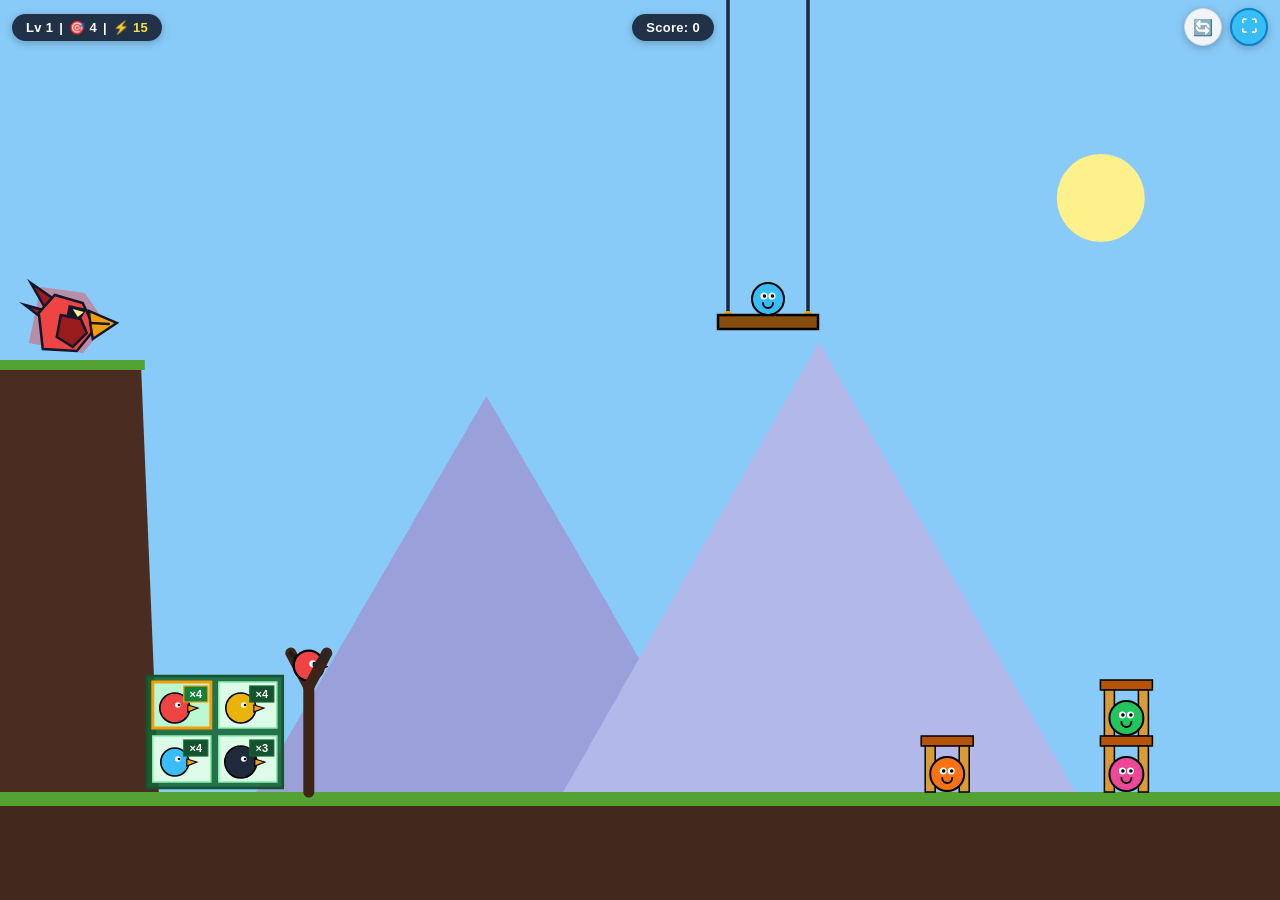
<file: v2/index_backup.html>
<!DOCTYPE html>
<html lang="en">
<head>
  <meta charset="UTF-8">
  <meta name="viewport" content="width=device-width, initial-scale=1.0, maximum-scale=1.0, user-scalable=no, viewport-fit=cover">
  <meta name="apple-mobile-web-app-capable" content="yes">
  <meta name="mobile-web-app-capable" content="yes">
  <meta name="apple-mobile-web-app-status-bar-style" content="black-translucent">
  <title>Hungry Birds v2 - Multi Levels</title>
  <style>
    * {
      margin: 0;
      padding: 0;
      box-sizing: border-box;
      user-select: none;
      -webkit-user-select: none;
      touch-action: none;
    }
    html, body {
      width: 100%;
      height: 100%;
      overflow: hidden;
      background: #89cbf8;
      font-family: -apple-system, BlinkMacSystemFont, "Segoe UI", Roboto, sans-serif;
      position: fixed;
    }
    #game-container {
      position: absolute;
      top: 0;
      left: 0;
      width: 100vw;
      height: 100vh;
      transform-origin: 0 0;
      overflow: hidden;
      transition: transform 0.25s ease;
    }
    /* زبردستی 90 ڈگری گھمانے کے لیے */
    .virtual-landscape {
      width: 100vh !important;
      height: 100vw !important;
      transform: rotate(90deg) translateY(-100%);
    }

    #gameCanvas {
      position: absolute;
      top: 0;
      left: 0;
      width: 100%;
      height: 100%;
      display: block;
      z-index: 1;
    }

    /* پورٹریٹ میں اسکرین کے درمیان بڑا روٹیٹ اوورلے */
    #rotate-screen-overlay {
      position: fixed;
      top: 0;
      left: 0;
      width: 100vw;
      height: 100vh;
      background: rgba(15, 23, 42, 0.92);
      backdrop-filter: blur(8px);
      z-index: 999999;
      display: none;
      flex-direction: column;
      justify-content: center;
      align-items: center;
      color: #fff;
      text-align: center;
      padding: 20px;
    }
    .rotate-box {
      background: #1e293b;
      border: 3px solid #facc15;
      padding: 30px 24px;
      border-radius: 24px;
      box-shadow: 0 14px 35px rgba(0,0,0,0.6);
      display: flex;
      flex-direction: column;
      align-items: center;
      gap: 16px;
      max-width: 320px;
      width: 90%;
    }
    .rotate-phone-anim {
      font-size: 54px;
      animation: phoneRotateAnim 1.8s infinite ease-in-out;
    }
    @keyframes phoneRotateAnim {
      0% { transform: rotate(0deg); }
      50% { transform: rotate(-90deg); }
      100% { transform: rotate(0deg); }
    }
    .rotate-title {
      font-size: 20px;
      font-weight: bold;
      color: #facc15;
    }
    .rotate-desc {
      font-size: 14px;
      color: #cbd5e1;
      line-height: 1.4;
    }
    .btn-force-rotate {
      background: #eab308;
      color: #000;
      border: 2px solid #ca8a04;
      font-size: 16px;
      font-weight: 800;
      padding: 12px 24px;
      border-radius: 30px;
      cursor: pointer;
      box-shadow: 0 4px 15px rgba(234, 179, 8, 0.4);
      display: flex;
      align-items: center;
      gap: 8px;
    }
    .btn-force-rotate:active {
      transform: scale(0.95);
    }

    #top-hud {
      position: absolute;
      top: max(8px, env(safe-area-inset-top));
      left: max(12px, env(safe-area-inset-left));
      right: max(12px, env(safe-area-inset-right));
      z-index: 999;
      display: flex;
      justify-content: space-between;
      align-items: center;
      pointer-events: none;
    }
    .hud-badge {
      background: rgba(15, 23, 42, 0.85);
      color: #fff;
      padding: 6px 14px;
      border-radius: 20px;
      font-size: 13px;
      font-weight: bold;
      letter-spacing: 0.3px;
      display: flex;
      align-items: center;
      gap: 6px;
      box-shadow: 0 2px 8px rgba(0,0,0,0.25);
    }
    .hud-controls {
      display: flex;
      align-items: center;
      gap: 8px;
      pointer-events: auto;
    }
    .circle-btn {
      width: 38px;
      height: 38px;
      border-radius: 50%;
      background: #f1f5f9;
      border: 1.5px solid #cbd5e1;
      display: flex;
      align-items: center;
      justify-content: center;
      font-size: 16px;
      cursor: pointer;
      box-shadow: 0 2px 8px rgba(0,0,0,0.25);
    }
    .circle-btn:active {
      transform: scale(0.92);
    }
    #btn-fs {
      background: #38bdf8;
      border: 2px solid #0284c7;
      color: #fff;
      font-weight: bold;
    }

    /* Modal Popup */
    #level-modal {
      display: none;
      position: absolute;
      top: 0;
      left: 0;
      width: 100%;
      height: 100%;
      background: rgba(15, 23, 42, 0.75);
      backdrop-filter: blur(5px);
      z-index: 10000;
      flex-direction: column;
      justify-content: center;
      align-items: center;
      color: #fff;
      text-align: center;
    }
    .modal-box {
      background: #1e293b;
      border: 2px solid #facc15;
      padding: 24px 36px;
      border-radius: 20px;
      box-shadow: 0 10px 25px rgba(0,0,0,0.5);
      display: flex;
      flex-direction: column;
      align-items: center;
      gap: 14px;
    }
    .modal-title {
      font-size: 24px;
      font-weight: bold;
      color: #facc15;
    }
    .modal-btn {
      background: #22c55e;
      color: #fff;
      border: none;
      padding: 10px 24px;
      font-size: 16px;
      font-weight: bold;
      border-radius: 25px;
      cursor: pointer;
      box-shadow: 0 4px 12px rgba(34, 197, 94, 0.4);
    }
    .modal-btn:active {
      transform: scale(0.96);
    }
  </style>
</head>
<body>

  <!-- Center-Screen Rotate Overlay (Only shows when phone is portrait) -->
  <div id="rotate-screen-overlay">
    <div class="rotate-box">
      <div class="rotate-phone-anim">📱</div>
      <div class="rotate-title">Please Rotate Device</div>
      <div class="rotate-desc">Hungry Birds is designed for landscape mode. Rotate your phone sideways to play!</div>
      <button id="btn-force-landscape" class="btn-force-rotate">
        <span>Play in Landscape</span> <span>↻</span>
      </button>
    </div>
  </div>

  <div id="game-container">
    <canvas id="gameCanvas"></canvas>

    <header id="top-hud">
      <div class="hud-badge">
        <span>Lv <span id="level-num-hud">1</span></span> | <span>🎯 <span id="target-count-hud">4</span></span> | <span style="color:#fde047;">⚡ <span id="total-birds-count">15</span></span>
      </div>

      <div class="hud-badge">
        <span>Score: <span id="score-val">0</span></span>
      </div>

      <div class="hud-controls">
        <button class="circle-btn" id="btn-restart" title="Restart Level">🔄</button>
        <button id="btn-fs" class="circle-btn" title="Fullscreen Toggle">⛶</button>
      </div>
    </header>

    <div id="level-modal">
      <div class="modal-box">
        <div id="modal-title" class="modal-title">Level Cleared!</div>
        <p id="modal-desc" style="font-size: 14px; color: #cbd5e1;">All targets destroyed!</p>
        <button id="modal-action-btn" class="modal-btn">Next Level ➔</button>
      </div>
    </div>
  </div>

  <script>
    const container = document.getElementById('game-container');
    const canvas = document.getElementById('gameCanvas');
    const ctx = canvas.getContext('2d');
    const fsBtn = document.getElementById('btn-fs');
    const restartBtn = document.getElementById('btn-restart');
    const rotateOverlay = document.getElementById('rotate-screen-overlay');
    const forceLandscapeBtn = document.getElementById('btn-force-landscape');

    const totalBirdsEl = document.getElementById('total-birds-count');
    const targetCountEl = document.getElementById('target-count-hud');
    const scoreValEl = document.getElementById('score-val');
    const levelNumHud = document.getElementById('level-num-hud');

    const modal = document.getElementById('level-modal');
    const modalTitle = document.getElementById('modal-title');
    const modalDesc = document.getElementById('modal-desc');
    const modalActionBtn = document.getElementById('modal-action-btn');

    let width = window.innerWidth;
    let height = window.innerHeight;
    let animTick = 0;
    let score = 0;
    let currentLevel = 1;
    const totalLevels = 3;

    let isVirtualRotated = false;

    let birdTypes = [];
    let selectedBirdIndex = 0;
    let birdHitboxes = [];

    const maxDragDist = 100;
    const launchPower = 0.32;
    const gravity = 0.30;
    const woodGravity = 0.58;

    let isDragging = false;
    let dragPos = { x: 0, y: 0 };
    let flyingBirds = [];
    let particles = [];
    let floatingScores = [];
    let structures = [];
    let targets = [];
    let floatingPlatforms = [];
    let isLevelReady = false;
    let isLevelCompleted = false;

    let bigBirdEnergy = 100;

    // اوورلے کا خودکار چیک: پورٹریٹ میں دکھائے گا، لینڈ اسکیپ میں غائب ہو جائے گا
    function checkOrientationOverlay() {
      const isPortrait = window.innerHeight > window.innerWidth;
      if (isPortrait && !isVirtualRotated) {
        rotateOverlay.style.display = 'flex';
      } else {
        rotateOverlay.style.display = 'none';
      }
    }

    // درمیان والے بٹن پر کلک کرنے سے فوراً لینڈ اسکیپ ہو جائے
    forceLandscapeBtn.addEventListener('click', () => {
      isVirtualRotated = true;
      container.classList.add('virtual-landscape');
      rotateOverlay.style.display = 'none';

      // فل اسکرین ٹرائی کریں
      const docEl = document.documentElement;
      if (docEl.requestFullscreen) docEl.requestFullscreen().catch(() => {});
      else if (docEl.webkitRequestFullscreen) docEl.webkitRequestFullscreen();

      window.scrollTo(0, 1);
      resizeCanvas();
    });

    function resetBirdsForLevel() {
      birdTypes = [
        { id: 'red',    name: 'Red',    color: '#ef4444', count: 4, r: 15 },
        { id: 'yellow', name: 'Yellow', color: '#eab308', count: 4, r: 15 },
        { id: 'blue',   name: 'Blue',   color: '#38bdf8', count: 4, r: 14 },
        { id: 'black',  name: 'Bomb',   color: '#1e293b', count: 3, r: 16 }
      ];
      selectedBirdIndex = 0;
      bigBirdEnergy = 100;
      updateTotalHudCount();
    }

    function updateTotalHudCount() {
      const total = birdTypes.reduce((sum, b) => sum + b.count, 0);
      if (totalBirdsEl) totalBirdsEl.textContent = total;
    }

    function ensureAvailableBirdSelected() {
      if (birdTypes[selectedBirdIndex].count <= 0) {
        const nextIdx = birdTypes.findIndex(b => b.count > 0);
        if (nextIdx !== -1) selectedBirdIndex = nextIdx;
      }
    }

    function addScore(pts) {
      score += pts;
      if (scoreValEl) scoreValEl.textContent = score;
    }

    function updateTargetCountHud() {
      const aliveCount = targets.filter(t => t.alive).length;
      if (targetCountEl) targetCountEl.textContent = aliveCount;
    }

    function createPiece(x, y, w, h, isVertical, color, isRoof = false) {
      return {
        x, y, w, h,
        vx: 0, vy: 0,
        angle: 0, va: 0,
        collapsed: false,
        isVertical,
        isRoof,
        color,
        hp: 2,
        alpha: 1.0,
        restTimer: 0
      };
    }

    function loadLevel(lvl) {
      currentLevel = lvl;
      isLevelReady = false;
      isLevelCompleted = false;
      modal.style.display = 'none';

      if (levelNumHud) levelNumHud.textContent = lvl;

      const groundH = Math.max(height * 0.12, 42);
      const groundY = height - groundH;

      structures = [];
      targets = [];
      floatingPlatforms = [];
      flyingBirds = [];
      particles = [];
      floatingScores = [];
      resetBirdsForLevel();

      if (lvl === 1) {
        const t1X = width * 0.74;
        structures.push(createPiece(t1X - 22, groundY - 46, 10, 46, true, '#d99a38'));
        structures.push(createPiece(t1X + 12, groundY - 46, 10, 46, true, '#d99a38'));
        structures.push(createPiece(t1X - 26, groundY - 56, 52, 10, false, '#b45309', true));
        targets.push({ x: t1X, y: groundY - 18, vx: 0, vy: 0, r: 17, color: '#f97316', alive: true, falling: false });

        const t2X = width * 0.88;
        structures.push(createPiece(t2X - 22, groundY - 46, 10, 46, true, '#d99a38'));
        structures.push(createPiece(t2X + 12, groundY - 46, 10, 46, true, '#d99a38'));
        structures.push(createPiece(t2X - 26, groundY - 56, 52, 10, false, '#b45309', true));
        targets.push({ x: t2X, y: groundY - 18, vx: 0, vy: 0, r: 17, color: '#ec4899', alive: true, falling: false });

        structures.push(createPiece(t2X - 22, groundY - 102, 10, 46, true, '#d99a38'));
        structures.push(createPiece(t2X + 12, groundY - 102, 10, 46, true, '#d99a38'));
        structures.push(createPiece(t2X - 26, groundY - 112, 52, 10, false, '#b45309', true));
        targets.push({ x: t2X, y: groundY - 74, vx: 0, vy: 0, r: 17, color: '#22c55e', alive: true, falling: false });

        floatingPlatforms.push({ id: 'p1', x: width * 0.60, y: height * 0.35, w: 100, h: 14, collapsed: false, vx: 0, vy: 0, angle: 0, va: 0, alpha: 1, restTimer: 0 });
        targets.push({ platformId: 'p1', x: width * 0.60, y: height * 0.35 - 16, vx: 0, vy: 0, r: 16, color: '#38bdf8', alive: true, falling: false });

      } else if (lvl === 2) {
        const fx = width * 0.76;
        structures.push(createPiece(fx - 36, groundY - 50, 10, 50, true, '#d99a38'));
        structures.push(createPiece(fx + 26, groundY - 50, 10, 50, true, '#d99a38'));
        structures.push(createPiece(fx - 42, groundY - 60, 84, 10, false, '#b45309', true));
        targets.push({ x: fx - 5, y: groundY - 20, vx: 0, vy: 0, r: 16, color: '#ef4444', alive: true, falling: false });

        structures.push(createPiece(fx - 36, groundY - 110, 10, 50, true, '#d99a38'));
        structures.push(createPiece(fx + 26, groundY - 110, 10, 50, true, '#d99a38'));
        structures.push(createPiece(fx - 42, groundY - 120, 84, 10, false, '#b45309', true));
        targets.push({ x: fx - 5, y: groundY - 80, vx: 0, vy: 0, r: 16, color: '#eab308', alive: true, falling: false });

        floatingPlatforms.push({ id: 'p2_1', x: width * 0.52, y: height * 0.38, w: 80, h: 12, collapsed: false, vx: 0, vy: 0, angle: 0, va: 0, alpha: 1, restTimer: 0 });
        targets.push({ platformId: 'p2_1', x: width * 0.52, y: height * 0.38 - 14, vx: 0, vy: 0, r: 14, color: '#a855f7', alive: true, falling: false });

        floatingPlatforms.push({ id: 'p2_2', x: width * 0.63, y: height * 0.22, w: 80, h: 12, collapsed: false, vx: 0, vy: 0, angle: 0, va: 0, alpha: 1, restTimer: 0 });
        targets.push({ platformId: 'p2_2', x: width * 0.63, y: height * 0.22 - 14, vx: 0, vy: 0, r: 14, color: '#06b6d4', alive: true, falling: false });

      } else if (lvl === 3) {
        const sx = width * 0.80;
        for (let fl = 0; fl < 3; fl++) {
          const by = groundY - (fl * 52);
          structures.push(createPiece(sx - 20, by - 46, 10, 46, true, '#d99a38'));
          structures.push(createPiece(sx + 12, by - 46, 10, 46, true, '#d99a38'));
          structures.push(createPiece(sx - 26, by - 56, 52, 10, false, '#b45309', true));
          targets.push({ x: sx - 4, y: by - 22, vx: 0, vy: 0, r: 15, color: fl === 2 ? '#ec4899' : '#10b981', alive: true, falling: false });
        }

        const wallX = width * 0.68;
        structures.push(createPiece(wallX, groundY - 60, 16, 60, true, '#78350f'));

        floatingPlatforms.push({ id: 'p3_1', x: width * 0.50, y: height * 0.30, w: 90, h: 12, collapsed: false, vx: 0, vy: 0, angle: 0, va: 0, alpha: 1, restTimer: 0 });
        targets.push({ platformId: 'p3_1', x: width * 0.50, y: height * 0.30 - 14, vx: 0, vy: 0, r: 15, color: '#f59e0b', alive: true, falling: false });
      }

      updateTargetCountHud();
      setTimeout(() => { isLevelReady = true; }, 500);
    }

    function checkLevelState() {
      if (!isLevelReady || isLevelCompleted) return;

      const remainingTargets = targets.filter(t => t.alive).length;
      const totalBirds = birdTypes.reduce((sum, b) => sum + b.count, 0);

      if (targets.length > 0 && remainingTargets === 0) {
        isLevelCompleted = true;
        setTimeout(() => {
          if (currentLevel < totalLevels) {
            modalTitle.textContent = `Level ${currentLevel} Cleared! 🎉`;
            modalDesc.textContent = `Excellent Shot! Ready for Level ${currentLevel + 1}?`;
            modalActionBtn.textContent = 'Next Level ➔';
            modalActionBtn.onclick = () => loadLevel(currentLevel + 1);
          } else {
            modalTitle.textContent = `Champion! All Levels Won! 🏆`;
            modalDesc.textContent = `Final Score: ${score}`;
            modalActionBtn.textContent = 'Play Again 🔄';
            modalActionBtn.onclick = () => { score = 0; addScore(0); loadLevel(1); };
          }
          modal.style.display = 'flex';
        }, 1000);
      }
      else if (totalBirds === 0 && flyingBirds.length === 0 && remainingTargets > 0) {
        isLevelCompleted = true;
        setTimeout(() => {
          modalTitle.textContent = `Level Failed! 😢`;
          modalDesc.textContent = `${remainingTargets} targets remained unbroken.`;
          modalActionBtn.textContent = 'Retry Level 🔄';
          modalActionBtn.onclick = () => loadLevel(currentLevel);
          modal.style.display = 'flex';
        }, 1200);
      }
    }

    function resizeCanvas() {
      const clientW = window.innerWidth;
      const clientH = window.innerHeight;

      if (isVirtualRotated) {
        width = clientH;
        height = clientW;
      } else {
        width = clientW;
        height = clientH;
      }
      canvas.width = width;
      canvas.height = height;
      checkOrientationOverlay();
      loadLevel(currentLevel);
    }

    window.addEventListener('resize', () => {
      // اگر صارف نے موبائل کو واقعی ہاتھ سے لینڈ اسکیپ کر لیا ہے تو ورچوئل روٹیشن ہٹا دیں
      if (window.innerWidth > window.innerHeight && isVirtualRotated) {
        isVirtualRotated = false;
        container.classList.remove('virtual-landscape');
      }
      resizeCanvas();
    });

    function spawnExplosion(x, y, color, count = 18) {
      for (let i = 0; i < count; i++) {
        const speed = Math.random() * 5 + 1.5;
        const angle = Math.random() * Math.PI * 2;
        particles.push({
          x, y,
          vx: Math.cos(angle) * speed,
          vy: Math.sin(angle) * speed - 1,
          size: Math.random() * 4 + 2,
          color,
          alpha: 1,
          decay: Math.random() * 0.04 + 0.02
        });
      }
    }

    function addFloatingScore(x, y, text) {
      floatingScores.push({ x, y, text, alpha: 1 });
    }

    function breakStructureNear(hitX, hitY, hitPower) {
      for (let i = structures.length - 1; i >= 0; i--) {
        const p = structures[i];
        const dist = Math.hypot(p.x + p.w / 2 - hitX, p.y + p.h / 2 - hitY);
        if (dist < 80) {
          p.hp--;
          if (p.hp <= 0 || hitPower > 4.5) {
            spawnExplosion(p.x + p.w / 2, p.y + p.h / 2, p.color, 14);
            structures.splice(i, 1);
            addScore(100);
            continue;
          }
          p.collapsed = true;
          p.vx = (hitPower * 0.6) + (Math.random() * 2 - 1);
          p.vy = 2.8;
          p.va = p.isVertical ? (Math.random() * 0.12 + 0.08) : (Math.random() * 0.08 - 0.04);
        }
      }

      targets.forEach(t => {
        if (t.alive) {
          const dist = Math.hypot(t.x - hitX, t.y - hitY);
          if (dist < 65) {
            t.alive = false;
            spawnExplosion(t.x, t.y, t.color, 24);
            addFloatingScore(t.x, t.y - 20, '+1000');
            addScore(1000);
            updateTargetCountHud();
          }
        }
      });
    }

    function collapseFloatingPlatform(fp, hitPower = 3) {
      if (!fp.collapsed) {
        fp.collapsed = true;
        fp.vx = (hitPower * 0.4) + (Math.random() * 2 - 1);
        fp.vy = 2.2;
        fp.va = (Math.random() * 0.1) - 0.05;
        spawnExplosion(fp.x, fp.y, '#854d0e', 14);
        addFloatingScore(fp.x, fp.y - 15, 'Platform Cut!');
        addScore(250);

        targets.forEach(t => {
          if (t.platformId === fp.id && t.alive) {
            t.falling = true;
            t.vx = fp.vx;
            t.vy = fp.vy + 1.2;
          }
        });
      }
    }

    function checkStructuralIntegrity() {
      const groundH = Math.max(height * 0.12, 42);
      const groundY = height - groundH;

      structures.forEach(piece => {
        if (!piece.collapsed) {
          const isOnGround = Math.abs((piece.y + piece.h) - groundY) < 14;

          if (piece.isRoof) {
            let leftSupport = false;
            let rightSupport = false;

            structures.forEach(other => {
              if (other !== piece && !other.collapsed) {
                const isUnder = Math.abs(other.y - (piece.y + piece.h)) < 18;
                if (isUnder) {
                  if (Math.abs(other.x - piece.x) < 26) leftSupport = true;
                  if (Math.abs((other.x + other.w) - (piece.x + piece.w)) < 26) rightSupport = true;
                }
              }
            });

            if (!leftSupport || !rightSupport) {
              piece.collapsed = true;
              piece.vy = 3.0;
              piece.vx = leftSupport ? 1.6 : -1.6;
              piece.va = leftSupport ? 0.11 : -0.11;

              targets.forEach(t => {
                if (t.alive) {
                  const dist = Math.hypot(t.x - (piece.x + piece.w / 2), t.y - (piece.y + piece.h / 2));
                  if (dist < 60) {
                    t.alive = false;
                    spawnExplosion(t.x, t.y, t.color, 24);
                    addFloatingScore(t.x, t.y - 20, '+1000');
                    addScore(1000);
                    updateTargetCountHud();
                  }
                }
              });
            }
          }
          else if (piece.isVertical && !isOnGround) {
            const hasSupportDirectlyBelow = structures.some(other => {
              if (other !== piece && !other.collapsed) {
                const xMatch = (piece.x < other.x + other.w + 6) && (piece.x + piece.w > other.x - 6);
                const isUnderneath = Math.abs(other.y - (piece.y + piece.h)) < 18;
                return xMatch && isUnderneath;
              }
              return false;
            });

            if (!hasSupportDirectlyBelow) {
              piece.collapsed = true;
              piece.vy = 2.8;
              piece.vx = (Math.random() * 2 - 1);
              piece.va = (Math.random() * 0.12 - 0.06);
            }
          }
        }
      });
    }

    const bigBird = {
      states: [
        { name: 'Rage',     main: '#ef4444', armor: '#991b1b', eye: '#fef08a', glow: 'rgba(239, 68, 68, 0.45)' },
        { name: 'Craving',  main: '#f97316', armor: '#9a3412', eye: '#fef08a', glow: 'rgba(249, 115, 22, 0.45)' },
        { name: 'Starving', main: '#64748b', armor: '#334155', eye: '#cbd5e1', glow: 'rgba(100, 116, 139, 0.45)' }
      ],
      draw(cliffW, cliffY) {
        let stateIdx = 0;
        if (bigBirdEnergy <= 25) stateIdx = 2;
        else if (bigBirdEnergy <= 65) stateIdx = 1;
        else stateIdx = 0;

        const s = this.states[stateIdx];
        const breathe = Math.sin(animTick * 0.05) * 2;
        const cx = cliffW * 0.46;
        const cy = (cliffY - 36) + breathe;

        ctx.save();
        ctx.fillStyle = s.glow;
        ctx.beginPath();
        ctx.moveTo(cx - 36, cy + 18);
        ctx.lineTo(cx - 24, cy - 38);
        ctx.lineTo(cx + 20, cy - 32);
        ctx.lineTo(cx + 42, cy);
        ctx.lineTo(cx + 18, cy + 28);
        ctx.closePath();
        ctx.fill();

        ctx.fillStyle = s.armor;
        ctx.strokeStyle = '#0f172a';
        ctx.lineWidth = 2.5;
        ctx.beginPath();
        ctx.moveTo(cx - 8, cy - 24);
        ctx.lineTo(cx - 34, cy - 42);
        ctx.lineTo(cx - 18, cy - 14);
        ctx.lineTo(cx - 40, cy - 20);
        ctx.lineTo(cx - 14, cy);
        ctx.closePath();
        ctx.fill();
        ctx.stroke();

        ctx.fillStyle = s.main;
        ctx.beginPath();
        ctx.moveTo(cx - 26, cy - 12);
        ctx.lineTo(cx - 10, cy - 30);
        ctx.lineTo(cx + 18, cy - 22);
        ctx.lineTo(cx + 30, cy + 4);
        ctx.lineTo(cx + 12, cy + 26);
        ctx.lineTo(cx - 22, cy + 24);
        ctx.closePath();
        ctx.fill();
        ctx.stroke();

        ctx.fillStyle = s.armor;
        ctx.beginPath();
        ctx.moveTo(cx - 4, cy - 10);
        ctx.lineTo(cx + 16, cy - 6);
        ctx.lineTo(cx + 22, cy + 8);
        ctx.lineTo(cx + 8, cy + 22);
        ctx.lineTo(cx - 8, cy + 12);
        ctx.closePath();
        ctx.fill();
        ctx.stroke();

        ctx.fillStyle = '#f59e0b';
        ctx.beginPath();
        ctx.moveTo(cx + 24, cy - 14);
        ctx.lineTo(cx + 52, cy - 2);
        ctx.lineTo(cx + 28, cy + 14);
        ctx.lineTo(cx + 26, cy + 2);
        ctx.closePath();
        ctx.fill();
        ctx.stroke();

        ctx.beginPath();
        ctx.moveTo(cx + 26, cy - 2);
        ctx.lineTo(cx + 44, cy - 1);
        ctx.stroke();

        ctx.fillStyle = '#0f172a';
        ctx.beginPath();
        ctx.moveTo(cx + 4, cy - 20);
        ctx.lineTo(cx + 22, cy - 16);
        ctx.lineTo(cx + 16, cy - 6);
        ctx.lineTo(cx + 2, cy - 10);
        ctx.closePath();
        ctx.fill();

        ctx.fillStyle = s.eye;
        ctx.beginPath();
        ctx.moveTo(cx + 8, cy - 16);
        ctx.lineTo(cx + 19, cy - 13);
        ctx.lineTo(cx + 13, cy - 8);
        ctx.closePath();
        ctx.fill();
        ctx.restore();
      }
    };

    function drawFloatingPlatforms(groundY) {
      for (let i = floatingPlatforms.length - 1; i >= 0; i--) {
        const fp = floatingPlatforms[i];

        if (fp.collapsed) {
          fp.x += fp.vx;
          fp.y += fp.vy;
          fp.vy += woodGravity;
          fp.angle += fp.va;

          if (fp.x + fp.w / 2 >= width - 6) {
            fp.x = width - 6 - fp.w / 2;
            fp.vx = -Math.abs(fp.vx) * 0.4;
          }

          structures.forEach(p => {
            if (!p.collapsed) {
              const hitDist = Math.hypot((p.x + p.w / 2) - fp.x, (p.y + p.h / 2) - fp.y);
              if (hitDist < 45) {
                p.collapsed = true;
                p.vy = fp.vy * 0.8 + 2.0;
                p.vx = fp.vx * 0.8 + (Math.random() * 2 - 1);
                p.va = (Math.random() * 0.15) - 0.07;
                spawnExplosion(p.x + p.w / 2, p.y + p.h / 2, p.color, 12);
                addScore(100);
              }
            }
          });

          if (fp.y + fp.h >= groundY) {
            fp.y = groundY - fp.h;
            fp.vy = -fp.vy * 0.15;
            fp.vx *= 0.70;
            fp.va *= 0.60;
            if (Math.abs(fp.vy) < 0.3) fp.vy = 0;
            if (Math.abs(fp.vx) < 0.1) fp.vx = 0;
            if (Math.abs(fp.va) < 0.01) fp.va = 0;

            fp.restTimer++;
            if (fp.restTimer > 60) {
              fp.alpha -= 0.035;
              if (fp.alpha <= 0) {
                spawnExplosion(fp.x, fp.y, '#854d0e', 6);
                floatingPlatforms.splice(i, 1);
                continue;
              }
            }
          }
        }

        ctx.save();
        ctx.globalAlpha = fp.alpha;

        if (!fp.collapsed) {
          ctx.strokeStyle = '#1e293b';
          ctx.lineWidth = 3.5;

          ctx.beginPath();
          ctx.moveTo(fp.x - (fp.w / 2) + 10, 0);
          ctx.lineTo(fp.x - (fp.w / 2) + 10, fp.y);
          ctx.stroke();

          ctx.beginPath();
          ctx.moveTo(fp.x + (fp.w / 2) - 10, 0);
          ctx.lineTo(fp.x + (fp.w / 2) - 10, fp.y);
          ctx.stroke();

          ctx.fillStyle = '#f59e0b';
          ctx.beginPath();
          ctx.arc(fp.x - (fp.w / 2) + 10, fp.y, 4, 0, Math.PI * 2);
          ctx.arc(fp.x + (fp.w / 2) - 10, fp.y, 4, 0, Math.PI * 2);
          ctx.fill();
        }

        ctx.translate(fp.x, fp.y + (fp.h / 2));
        ctx.rotate(fp.angle);
        ctx.fillStyle = '#854d0e';
        ctx.strokeStyle = '#000000';
        ctx.lineWidth = 2.5;
        ctx.fillRect(-fp.w / 2, -fp.h / 2, fp.w, fp.h);
        ctx.strokeRect(-fp.w / 2, -fp.h / 2, fp.w, fp.h);
        ctx.restore();
      }
    }

    function drawBirdGridDeck(cliffW, groundY) {
      birdHitboxes = [];
      const gridX = cliffW + 12;
      const boxW = 58;
      const boxH = 46;
      const gap = 8;
      const totalW = (boxW * 2) + gap;
      const totalH = (boxH * 2) + gap;
      const gridY = groundY - totalH - 10;

      ctx.save();
      ctx.fillStyle = 'rgba(22, 101, 52, 0.88)';
      ctx.strokeStyle = '#14532d';
      ctx.lineWidth = 2.5;
      ctx.beginPath();
      ctx.rect(gridX - 6, gridY - 6, totalW + 12, totalH + 12);
      ctx.fill();
      ctx.stroke();

      birdTypes.forEach((b, i) => {
        const col = i % 2;
        const row = Math.floor(i / 2);
        const bx = gridX + (col * (boxW + gap));
        const by = gridY + (row * (boxH + gap));
        const isSelected = (i === selectedBirdIndex);
        const isEmpty = (b.count <= 0);

        birdHitboxes.push({ x: bx + (boxW / 2), y: by + (boxH / 2), w: boxW, h: boxH, index: i });

        if (isSelected) {
          ctx.fillStyle = '#bbf7d0';
          ctx.strokeStyle = '#f59e0b';
          ctx.lineWidth = 3;
        } else {
          ctx.fillStyle = '#dcfce7';
          ctx.strokeStyle = '#86efac';
          ctx.lineWidth = 1.5;
        }

        ctx.beginPath();
        ctx.rect(bx, by, boxW, boxH);
        ctx.fill();
        ctx.stroke();

        const birdCx = bx + 22;
        const birdCy = by + 26;

        ctx.beginPath();
        ctx.arc(birdCx, birdCy, b.r, 0, Math.PI * 2);
        ctx.fillStyle = isEmpty ? '#94a3b8' : b.color;
        ctx.fill();
        ctx.strokeStyle = '#000000';
        ctx.lineWidth = 1.6;
        ctx.stroke();

        ctx.fillStyle = '#ffffff';
        ctx.beginPath();
        ctx.arc(birdCx + 3, birdCy - 3, 2.8, 0, Math.PI * 2);
        ctx.fill();
        ctx.fillStyle = '#000000';
        ctx.beginPath();
        ctx.arc(birdCx + 4.2, birdCy - 3, 1.3, 0, Math.PI * 2);
        ctx.fill();

        ctx.fillStyle = '#f59e0b';
        ctx.beginPath();
        ctx.moveTo(birdCx + b.r - 2, birdCy - 3);
        ctx.lineTo(birdCx + b.r + 8, birdCy);
        ctx.lineTo(birdCx + b.r - 2, birdCy + 4);
        ctx.closePath();
        ctx.fill();
        ctx.strokeStyle = '#000000';
        ctx.lineWidth = 1.2;
        ctx.stroke();

        const badgeW = 24;
        const badgeH = 16;
        const badgeX = bx + boxW - badgeW - 3;
        const badgeY = by + 4;

        ctx.fillStyle = isSelected ? '#15803d' : '#14532d';
        ctx.fillRect(badgeX, badgeY, badgeW, badgeH);
        ctx.strokeStyle = isSelected ? '#f59e0b' : '#166534';
        ctx.lineWidth = 1.2;
        ctx.strokeRect(badgeX, badgeY, badgeW, badgeH);

        ctx.fillStyle = '#ffffff';
        ctx.font = 'bold 11px sans-serif';
        ctx.textAlign = 'center';
        ctx.textBaseline = 'middle';
        ctx.fillText(`×${b.count}`, badgeX + (badgeW / 2), badgeY + (badgeH / 2) + 0.5);
      });
      ctx.restore();
    }

    function renderBirdAt(bx, by, birdObj, rotation = 0) {
      ctx.save();
      ctx.translate(bx, by);
      if (rotation) ctx.rotate(rotation);

      ctx.beginPath();
      ctx.arc(0, 0, 15, 0, Math.PI * 2);
      ctx.fillStyle = birdObj.color;
      ctx.fill();
      ctx.strokeStyle = '#000';
      ctx.lineWidth = 2.2;
      ctx.stroke();

      ctx.fillStyle = '#fff';
      ctx.beginPath();
      ctx.arc(4, -2, 3.5, 0, Math.PI * 2);
      ctx.fill();
      ctx.fillStyle = '#000';
      ctx.beginPath();
      ctx.arc(5.5, -2, 1.8, 0, Math.PI * 2);
      ctx.fill();

      ctx.fillStyle = '#f59e0b';
      ctx.beginPath();
      ctx.moveTo(10, -2);
      ctx.lineTo(19, 1);
      ctx.lineTo(10, 4);
      ctx.closePath();
      ctx.fill();
      ctx.strokeStyle = '#000';
      ctx.lineWidth = 1;
      ctx.stroke();

      ctx.restore();
    }

    function drawTrajectory(anchorX, anchorY, birdX, birdY, groundY) {
      const vx = (anchorX - birdX) * launchPower;
      const vy = (anchorY - birdY) * launchPower;
      let simX = birdX;
      let simY = birdY;
      let simVx = vx;
      let simVy = vy;

      ctx.save();
      for (let step = 0; step < 30; step++) {
        simX += simVx;
        simY += simVy;
        simVy += gravity;
        if (simY > groundY) break;

        ctx.fillStyle = `rgba(255, 255, 255, ${Math.max(0.15, 0.95 - (step * 0.03))})`;
        ctx.beginPath();
        ctx.arc(simX, simY, Math.max(2, 4.5 - (step * 0.08)), 0, Math.PI * 2);
        ctx.fill();
      }
      ctx.restore();
    }

    function render() {
      animTick++;
      ctx.clearRect(0, 0, width, height);

      const groundH = Math.max(height * 0.12, 42);
      const groundY = height - groundH;

      ctx.fillStyle = '#89cbf8';
      ctx.fillRect(0, 0, width, height);

      ctx.fillStyle = '#fef08a';
      ctx.beginPath();
      ctx.arc(width * 0.86, height * 0.22, 44, 0, Math.PI * 2);
      ctx.fill();

      ctx.fillStyle = '#9aa0d9';
      ctx.beginPath();
      ctx.moveTo(width * 0.20, groundY);
      ctx.lineTo(width * 0.38, height * 0.44);
      ctx.lineTo(width * 0.56, groundY);
      ctx.closePath();
      ctx.fill();

      ctx.fillStyle = '#b3b8eb';
      ctx.beginPath();
      ctx.moveTo(width * 0.44, groundY);
      ctx.lineTo(width * 0.64, height * 0.38);
      ctx.lineTo(width * 0.84, groundY);
      ctx.closePath();
      ctx.fill();

      ctx.fillStyle = '#42281d';
      ctx.fillRect(0, groundY, width, groundH);
      ctx.fillStyle = '#55a234';
      ctx.fillRect(0, groundY, width, 14);

      const cliffW = width * 0.11;
      const cliffY = height * 0.40;
      ctx.fillStyle = '#4a2c20';
      ctx.beginPath();
      ctx.moveTo(0, cliffY);
      ctx.lineTo(cliffW, cliffY);
      ctx.lineTo(cliffW + 18, groundY);
      ctx.lineTo(0, groundY);
      ctx.closePath();
      ctx.fill();

      ctx.fillStyle = '#55a234';
      ctx.fillRect(0, cliffY, cliffW + 4, 10);

      bigBird.draw(cliffW, cliffY);
      drawBirdGridDeck(cliffW, groundY);

      const sx = cliffW + 168;
      const sy = groundY - 105;
      const leftForkX = sx - 18;
      const leftForkY = sy - 34;
      const rightForkX = sx + 18;
      const rightForkY = sy - 34;
      const centerAnchorX = sx;
      const centerAnchorY = sy - 20;

      ctx.strokeStyle = '#3e2316';
      ctx.lineWidth = 11;
      ctx.lineCap = 'round';
      ctx.beginPath();
      ctx.moveTo(sx, sy);
      ctx.lineTo(sx, groundY);
      ctx.stroke();

      ctx.beginPath();
      ctx.moveTo(sx, sy);
      ctx.lineTo(leftForkX, leftForkY);
      ctx.stroke();

      const currentBird = birdTypes[selectedBirdIndex];
      const hasBirds = currentBird && currentBird.count > 0;
      let birdX = centerAnchorX;
      let birdY = centerAnchorY;

      if (isDragging) {
        birdX = dragPos.x;
        birdY = dragPos.y;
      } else if (hasBirds) {
        birdY += Math.sin(animTick * 0.08) * 1.5;
      }

      if (hasBirds) {
        ctx.strokeStyle = '#1e1b18';
        ctx.lineWidth = 4.5;
        ctx.beginPath();
        ctx.moveTo(leftForkX, leftForkY);
        ctx.lineTo(birdX - 6, birdY);
        ctx.stroke();
      }

      if (isDragging && hasBirds) {
        drawTrajectory(centerAnchorX, centerAnchorY, birdX, birdY, groundY);
      }

      if (hasBirds) {
        renderBirdAt(birdX, birdY, currentBird);
      }

      ctx.strokeStyle = '#3e2316';
      ctx.lineWidth = 11;
      ctx.beginPath();
      ctx.moveTo(sx, sy);
      ctx.lineTo(rightForkX, rightForkY);
      ctx.stroke();

      if (hasBirds) {
        ctx.strokeStyle = '#292524';
        ctx.lineWidth = 4.5;
        ctx.beginPath();
        ctx.moveTo(rightForkX, rightForkY);
        ctx.lineTo(birdX + 6, birdY);
        ctx.stroke();
      }

      drawFloatingPlatforms(groundY);
      checkStructuralIntegrity();

      // Flying Birds
      for (let i = flyingBirds.length - 1; i >= 0; i--) {
        const fb = flyingBirds[i];
        fb.x += fb.vx;
        fb.y += fb.vy;
        fb.vy += gravity;

        const angle = Math.atan2(fb.vy, fb.vx);
        renderBirdAt(fb.x, fb.y, fb, angle);

        for (let t of targets) {
          if (t.alive) {
            const dist = Math.hypot(fb.x - t.x, fb.y - t.y);
            if (dist < 15 + t.r) {
              t.alive = false;
              spawnExplosion(t.x, t.y, t.color, 24);
              addFloatingScore(t.x, t.y - 20, '+1000');
              addScore(1000);
              updateTargetCountHud();

              bigBirdEnergy = Math.min(100, bigBirdEnergy + 12);

              if (t.platformId) {
                const plat = floatingPlatforms.find(p => p.id === t.platformId);
                if (plat) collapseFloatingPlatform(plat, 4);
              }

              breakStructureNear(t.x, t.y, 4);
              fb.vx *= 0.6;
            }
          }
        }

        for (let fp of floatingPlatforms) {
          if (!fp.collapsed) {
            const leftRopeX = fp.x - (fp.w / 2) + 10;
            const rightRopeX = fp.x + (fp.w / 2) - 10;

            const hitLeftRope = Math.abs(fb.x - leftRopeX) < 16 && (fb.y >= 0 && fb.y <= fp.y + fp.h);
            const hitRightRope = Math.abs(fb.x - rightRopeX) < 16 && (fb.y >= 0 && fb.y <= fp.y + fp.h);

            if (hitLeftRope || hitRightRope) {
              collapseFloatingPlatform(fp, Math.abs(fb.vx));
              spawnExplosion(fb.x, fb.y, '#94a3b8', 12);
              fb.vx *= 0.88;
            }

            const nearestX = Math.max(fp.x - fp.w / 2, Math.min(fb.x, fp.x + fp.w / 2));
            const nearestY = Math.max(fp.y, Math.min(fb.y, fp.y + fp.h));
            const dist = Math.hypot(fb.x - nearestX, fb.y - nearestY);
            if (dist < 16) {
              collapseFloatingPlatform(fp, Math.abs(fb.vx));
              fb.vx *= 0.75;
            }
          }
        }

        for (let k = structures.length - 1; k >= 0; k--) {
          const p = structures[k];
          const nearestX = Math.max(p.x, Math.min(fb.x, p.x + p.w));
          const nearestY = Math.max(p.y, Math.min(fb.y, p.y + p.h));
          const dist = Math.hypot(fb.x - nearestX, fb.y - nearestY);

          if (dist < 16) {
            p.hp--;
            spawnExplosion(nearestX, nearestY, p.color, 12);
            addScore(150);

            if (p.hp <= 0 || Math.hypot(fb.vx, fb.vy) > 4) {
              spawnExplosion(p.x + p.w / 2, p.y + p.h / 2, p.color, 16);
              structures.splice(k, 1);
            } else {
              breakStructureNear(nearestX, nearestY, Math.abs(fb.vx));
            }

            fb.vx *= -0.25;
            fb.vy = 0.8;
            break;
          }
        }

        if (fb.y >= groundY - 12) {
          fb.y = groundY - 12;
          fb.vy = -fb.vy * 0.35;
          fb.vx *= 0.7;
          fb.bounces = (fb.bounces || 0) + 1;
          if (fb.bounces > 4 || Math.abs(fb.vx) < 0.3) {
            flyingBirds.splice(i, 1);
          }
        } else if (fb.x > width + 60) {
          flyingBirds.splice(i, 1);
        }
      }

      // Structures physics
      for (let i = structures.length - 1; i >= 0; i--) {
        const p = structures[i];

        if (p.collapsed) {
          p.x += p.vx;
          p.y += p.vy;
          p.vy += woodGravity;
          p.angle += p.va;

          if (p.x + p.w >= width - 6) {
            p.x = width - 6 - p.w;
            p.vx = -Math.abs(p.vx) * 0.3;
          }

          if (p.y + p.h >= groundY) {
            p.y = groundY - p.h;
            p.vy = -p.vy * 0.15;
            p.vx *= 0.70;
            p.va *= 0.60;
            if (Math.abs(p.vy) < 0.3) p.vy = 0;
            if (Math.abs(p.vx) < 0.1) p.vx = 0;
            if (Math.abs(p.va) < 0.01) p.va = 0;
          }

          p.restTimer++;
          if (p.restTimer > 55) {
            p.alpha -= 0.035;
            if (p.alpha <= 0) {
              spawnExplosion(p.x + p.w / 2, p.y + p.h / 2, p.color, 6);
              structures.splice(i, 1);
              continue;
            }
          }

          for (let t of targets) {
            if (t.alive) {
              const dist = Math.hypot(t.x - (p.x + p.w / 2), t.y - (p.y + p.h / 2));
              if (dist < t.r + 20) {
                t.alive = false;
                spawnExplosion(t.x, t.y, t.color, 24);
                addFloatingScore(t.x, t.y - 20, '+1000');
                addScore(1000);
                updateTargetCountHud();
              }
            }
          }
        }

        ctx.save();
        ctx.globalAlpha = p.alpha;
        ctx.translate(p.x + p.w / 2, p.y + p.h / 2);
        ctx.rotate(p.angle);
        ctx.fillStyle = p.color;
        ctx.fillRect(-p.w / 2, -p.h / 2, p.w, p.h);
        ctx.strokeStyle = '#000';
        ctx.lineWidth = 1.5;
        ctx.strokeRect(-p.w / 2, -p.h / 2, p.w, p.h);
        ctx.restore();
      }

      // Targets
      for (let t of targets) {
        if (t.alive) {
          if (t.falling) {
            t.x += t.vx;
            t.y += t.vy;
            t.vy += woodGravity;

            if (t.y + t.r >= groundY - 4 || t.x + t.r >= width - 12) {
              t.alive = false;
              spawnExplosion(Math.min(t.x, width - 20), groundY - 10, t.color, 24);
              addFloatingScore(Math.min(t.x, width - 30), groundY - 24, '+1000');
              addScore(1000);
              updateTargetCountHud();
              continue;
            }
          }

          ctx.save();
          ctx.beginPath();
          ctx.arc(t.x, t.y, t.r, 0, Math.PI * 2);
          ctx.fillStyle = t.color;
          ctx.fill();
          ctx.strokeStyle = '#000000';
          ctx.lineWidth = 2;
          ctx.stroke();

          ctx.fillStyle = '#ffffff';
          ctx.beginPath();
          ctx.arc(t.x - 4, t.y - 3, 3.5, 0, Math.PI * 2);
          ctx.arc(t.x + 4, t.y - 3, 3.5, 0, Math.PI * 2);
          ctx.fill();

          ctx.fillStyle = '#000000';
          ctx.beginPath();
          ctx.arc(t.x - 3.5, t.y - 3, 1.8, 0, Math.PI * 2);
          ctx.arc(t.x + 4.5, t.y - 3, 1.8, 0, Math.PI * 2);
          ctx.fill();

          ctx.beginPath();
          ctx.arc(t.x, t.y + 4, 5, 0, Math.PI);
          ctx.stroke();
          ctx.restore();
        }
      }

      // Particles
      for (let i = particles.length - 1; i >= 0; i--) {
        const p = particles[i];
        p.x += p.vx;
        p.y += p.vy;
        p.vy += gravity * 0.4;
        p.alpha -= p.decay;

        if (p.alpha <= 0) {
          particles.splice(i, 1);
        } else {
          ctx.save();
          ctx.globalAlpha = p.alpha;
          ctx.fillStyle = p.color;
          ctx.fillRect(p.x, p.y, p.size, p.size);
          ctx.restore();
        }
      }

      // Floating Scores
      for (let i = floatingScores.length - 1; i >= 0; i--) {
        const fs = floatingScores[i];
        fs.y -= 1.2;
        fs.alpha -= 0.02;

        if (fs.alpha <= 0) {
          floatingScores.splice(i, 1);
        } else {
          ctx.save();
          ctx.globalAlpha = fs.alpha;
          ctx.fillStyle = '#fde047';
          ctx.font = 'bold 18px sans-serif';
          ctx.textAlign = 'center';
          ctx.fillText(fs.text, fs.x, fs.y);
          ctx.restore();
        }
      }

      checkLevelState();
      requestAnimationFrame(render);
    }

    // Touch Handling (Virtual Rotate Support)
    function getCanvasCoords(e) {
      const rect = canvas.getBoundingClientRect();
      const rawX = e.clientX - rect.left;
      const rawY = e.clientY - rect.top;

      if (isVirtualRotated) {
        return {
          x: (rawY / rect.height) * width,
          y: (1 - (rawX / rect.width)) * height
        };
      } else {
        return {
          x: (rawX / rect.width) * width,
          y: (rawY / rect.height) * height
        };
      }
    }

    window.addEventListener('pointerdown', (e) => {
      if (modal.style.display === 'flex' || rotateOverlay.style.display === 'flex') return;
      if (e.target.closest('#top-hud')) return;

      const pos = getCanvasCoords(e);
      const groundH = Math.max(height * 0.12, 42);
      const groundY = height - groundH;
      const cliffW = width * 0.11;
      const anchorX = cliffW + 168;
      const anchorY = groundY - 125;

      let gridClicked = false;
      for (let hb of birdHitboxes) {
        if (pos.x >= hb.x - (hb.w / 2) && pos.x <= hb.x + (hb.w / 2) &&
            pos.y >= hb.y - (hb.h / 2) && pos.y <= hb.y + (hb.h / 2)) {
          gridClicked = true;
          if (birdTypes[hb.index].count > 0) {
            selectedBirdIndex = hb.index;
          }
          break;
        }
      }
      if (gridClicked) return;

      const distToSling = Math.hypot(pos.x - anchorX, pos.y - anchorY);
      const currentBird = birdTypes[selectedBirdIndex];

      if (distToSling < 52 && currentBird && currentBird.count > 0) {
        isDragging = true;
        dragPos = { x: pos.x, y: pos.y };
        return;
      }
    });

    window.addEventListener('pointermove', (e) => {
      if (!isDragging) return;

      const pos = getCanvasCoords(e);
      const groundH = Math.max(height * 0.12, 42);
      const groundY = height - groundH;
      const cliffW = width * 0.11;
      const anchorX = cliffW + 168;
      const anchorY = groundY - 125;

      const dx = pos.x - anchorX;
      const dy = pos.y - anchorY;
      const dist = Math.hypot(dx, dy);

      if (dist > maxDragDist) {
        const angle = Math.atan2(dy, dx);
        dragPos.x = anchorX + Math.cos(angle) * maxDragDist;
        dragPos.y = anchorY + Math.sin(angle) * maxDragDist;
      } else {
        dragPos.x = pos.x;
        dragPos.y = pos.y;
      }
    });

    window.addEventListener('pointerup', () => {
      if (!isDragging) return;
      isDragging = false;

      const groundH = Math.max(height * 0.12, 42);
      const groundY = height - groundH;
      const cliffW = width * 0.11;
      const anchorX = cliffW + 168;
      const anchorY = groundY - 125;

      const dx = anchorX - dragPos.x;
      const dy = anchorY - dragPos.y;
      const dist = Math.hypot(dx, dy);

      if (dist > 14) {
        const activeBird = birdTypes[selectedBirdIndex];
        if (activeBird && activeBird.count > 0) {
          flyingBirds.push({
            x: dragPos.x,
            y: dragPos.y,
            vx: dx * launchPower,
            vy: dy * launchPower,
            color: activeBird.color,
            name: activeBird.name
          });

          activeBird.count--;
          bigBirdEnergy = Math.max(0, bigBirdEnergy - 12);
          updateTotalHudCount();
          ensureAvailableBirdSelected();
        }
      }
    });

    restartBtn.addEventListener('click', () => {
      loadLevel(currentLevel);
    });

    // Fullscreen Toggle
    fsBtn.addEventListener('click', () => {
      const docEl = document.documentElement;
      const isFs = document.fullscreenElement || document.webkitFullscreenElement;

      if (!isFs) {
        if (docEl.requestFullscreen) {
          docEl.requestFullscreen().then(() => {
            if (screen.orientation && screen.orientation.lock) {
              screen.orientation.lock('landscape').catch(() => {});
            }
          }).catch(() => {});
        } else if (docEl.webkitRequestFullscreen) {
          docEl.webkitRequestFullscreen();
        }
        fsBtn.textContent = '✕';
      } else {
        if (document.exitFullscreen) {
          document.exitFullscreen().catch(() => {});
        } else if (document.webkitExitFullscreen) {
          document.webkitExitFullscreen();
        }
        fsBtn.textContent = '⛶';
      }
    });

    document.addEventListener('fullscreenchange', () => {
      const isFs = document.fullscreenElement || document.webkitFullscreenElement;
      fsBtn.textContent = isFs ? '✕' : '⛶';
      resizeCanvas();
    });

    resizeCanvas();
    render();
  </script>
</body>
</html>
</file>
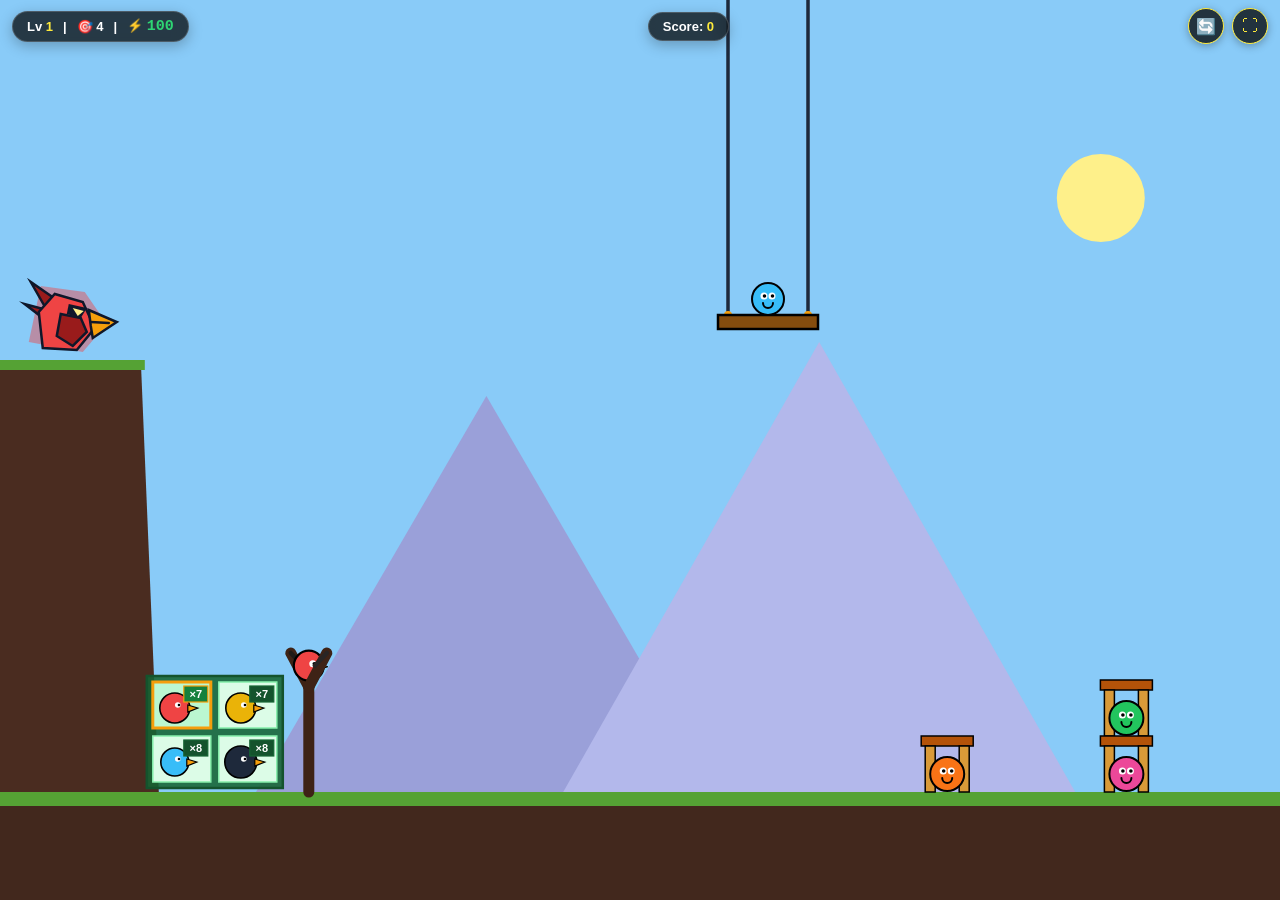
<file: v2/test.html>
<!DOCTYPE html>
<html lang="en">
<head>
  <meta charset="UTF-8">
  <title>Hungry Birds v2 - Multi Levels</title>
  <meta name="viewport" content="width=device-width, initial-scale=1.0, maximum-scale=1.0, user-scalable=no, viewport-fit=cover">
  <meta name="mobile-web-app-capable" content="yes">
  <meta name="apple-mobile-web-app-capable" content="yes">
  <meta name="apple-mobile-web-app-status-bar-style" content="black-translucent">
  <meta name="theme-color" content="#89cbf8">
  <!-- Social & Meta Tags -->
  <meta property="og:url" content="https://desiwizard.github.io/hungrybirds/v2/">
  <meta property="og:site_name" content="Hungry Birds v2">
  <meta property="og:type" content="website">
  <meta property="og:title" content="Hungry Birds v2 - Multi Levels">
  <meta property="og:logo" content="https://desiwizard.github.io/hungrybirds/v2/v2.jpg" />
  <meta property="og:description" content="Feed the giant bird by launching birds with your slingshot! Play free in browser.">

  <!-- Open Graph Images -->
  <meta property="og:image" content="https://desiwizard.github.io/hungrybirds/v2/v2.jpg">
  <meta property="og:image:secure_url" content="https://desiwizard.github.io/hungrybirds/v2/v2.jpg">
  <meta property="og:image:type" content="image/jpeg">
  <meta property="og:image:width" content="1024">
  <meta property="og:image:height" content="1024">

  <!-- Schema.org Microdata -->
  <link rel="image_src" href="https://desiwizard.github.io/hungrybirds/v2/v2.jpg">
  <meta itemprop="name" content="Hungry Birds v2 - Multi Levels">
  <meta itemprop="description" content="Feed the giant bird by launching birds with your slingshot! Play free in browser.">
  <meta itemprop="image" content="https://desiwizard.github.io/hungrybirds/v2/v2.jpg">

  <!-- Twitter / X -->
  <meta name="twitter:card" content="summary_large_image">
  <meta name="twitter:title" content="Hungry Birds v2 - Multi Levels">
  <meta name="twitter:description" content="Feed the giant bird by launching birds with your slingshot!">
  <meta name="twitter:image" content="https://desiwizard.github.io/hungrybirds/v2/v2.jpg">
  <link rel="apple-touch-icon" href="https://desiwizard.github.io/hungrybirds/v2/v2.jpg">
  <style>
    * {
      box-sizing: border-box;
      margin: 0;
      padding: 0;
      user-select: none;
      -webkit-user-select: none;
      touch-action: none;
    }
    html, body {
      width: 100%;
      height: 100%;
      background-color: #89cbf8;
      display: flex;
      align-items: center;
      justify-content: center;
      overflow: hidden;
      font-family: -apple-system, BlinkMacSystemFont, "Segoe UI", Roboto, Arial, sans-serif;
      touch-action: none;
      position: fixed;
      inset: 0;
    }
    #game-container {
      position: relative;
      width: 100vw;
      height: 100vh;
      background: #89cbf8;
      overflow: hidden;
    }
    canvas {
      width: 100%;
      height: 100%;
      display: block;
      touch-action: none;
      background-color: #89cbf8;
    }

    #rotate-device-overlay {
      display: none;
      position: fixed;
      inset: 0;
      background: rgba(15, 23, 42, 0.98);
      color: #fff;
      z-index: 99999;
      flex-direction: column;
      align-items: center;
      justify-content: center;
      text-align: center;
      padding: 25px;
    }
    
    .phone-anim-box {
      width: 70px;
      height: 120px;
      border: 4px solid #38bdf8;
      border-radius: 14px;
      position: relative;
      margin-bottom: 25px;
      box-shadow: 0 0 20px rgba(56, 189, 248, 0.4);
      animation: phoneRotate 2.6s infinite ease-in-out;
      background: rgba(255,255,255,0.06);
    }
    .phone-anim-box::before {
      content: '';
      position: absolute;
      top: 8px;
      left: 50%;
      transform: translateX(-50%);
      width: 14px;
      height: 3px;
      background: #38bdf8;
      border-radius: 2px;
    }
    .phone-anim-box::after {
      content: '';
      position: absolute;
      bottom: 6px;
      left: 50%;
      transform: translateX(-50%);
      width: 10px;
      height: 10px;
      border: 2px solid #38bdf8;
      border-radius: 50%;
    }
    @keyframes phoneRotate {
      0% { transform: rotate(0deg) scale(1); }
      20% { transform: rotate(0deg) scale(1); }
      60% { transform: rotate(-90deg) scale(1.1); }
      80% { transform: rotate(-90deg) scale(1.1); }
      100% { transform: rotate(0deg) scale(1); }
    }

    .force-play-btn {
      background: #22c55e;
      color: #fff;
      border: 2px solid #fff;
      padding: 14px 28px;
      font-size: 16px;
      font-weight: 900;
      border-radius: 30px;
      cursor: pointer;
      box-shadow: 0 6px 20px rgba(34, 197, 94, 0.6);
      animation: pulseBtn 1.2s infinite alternate;
      margin-top: 15px;
    }
    @keyframes pulseBtn {
      from { transform: scale(1); box-shadow: 0 4px 15px rgba(34, 197, 94, 0.5); }
      to { transform: scale(1.06); box-shadow: 0 8px 25px rgba(34, 197, 94, 0.9); }
    }

    @media (hover: none) and (pointer: coarse) and (orientation: portrait) {
      #rotate-device-overlay { display: flex !important; }
    }

    /* HUD */
    .hud {
      position: absolute; 
      top: calc(8px + env(safe-area-inset-top, 0px)); 
      left: calc(12px + env(safe-area-inset-left, 0px)); 
      right: calc(12px + env(safe-area-inset-right, 0px));
      display: flex;
      justify-content: space-between;
      align-items: center;
      pointer-events: none;
      z-index: 25;
      gap: 8px;
    }
    .hud-pill {
      background: rgba(0, 0, 0, 0.72);
      backdrop-filter: blur(8px);
      -webkit-backdrop-filter: blur(8px);
      padding: 6px 14px;
      border-radius: 20px;
      color: #fff;
      font-weight: 700;
      font-size: 13px;
      display: flex;
      align-items: center;
      gap: 10px;
      pointer-events: auto;
      white-space: nowrap;
      box-shadow: 0 4px 14px rgba(0,0,0,0.25);
      border: 1px solid rgba(255,255,255,0.18);
    }

    .energy-digit-box {
      font-family: 'Courier New', Courier, monospace;
      font-weight: 900;
      font-size: 15px;
      min-width: 24px;
      text-align: center;
      transition: color 0.2s ease;
    }
    .energy-high { color: #2ed573; }
    .energy-mid  { color: #ffa502; }
    .energy-low  { color: #ff4757; animation: pulseAlert 0.7s infinite alternate; }

    @keyframes pulseAlert {
      from { transform: scale(1); }
      to { transform: scale(1.15); }
    }

    .hud-controls {
      display: flex;
      align-items: center;
      gap: 8px;
      pointer-events: auto;
    }
    .circle-btn {
      width: 36px;
      height: 36px;
      border-radius: 50%;
      background: rgba(0, 0, 0, 0.75);
      border: 1.5px solid #ffeb3b;
      color: #ffeb3b;
      display: flex;
      align-items: center;
      justify-content: center;
      font-size: 16px;
      cursor: pointer;
      box-shadow: 0 2px 8px rgba(0,0,0,0.3);
      transition: transform 0.1s ease;
    }
    .circle-btn:active { transform: scale(0.92); }

    /* Modals */
    #level-modal {
      display: none;
      position: absolute;
      top: 0;
      left: 0;
      width: 100%;
      height: 100%;
      background: rgba(15, 23, 42, 0.85);
      backdrop-filter: blur(6px);
      z-index: 10000;
      flex-direction: column;
      justify-content: center;
      align-items: center;
      color: #fff;
      text-align: center;
    }
    .modal-box {
      background: #1e293b;
      border: 2px solid #facc15;
      padding: 24px 36px;
      border-radius: 20px;
      box-shadow: 0 10px 25px rgba(0,0,0,0.5);
      display: flex;
      flex-direction: column;
      align-items: center;
      gap: 14px;
    }
    .modal-title {
      font-size: 24px;
      font-weight: bold;
      color: #facc15;
    }
    .modal-btn {
      background: #22c55e;
      color: #fff;
      border: none;
      padding: 10px 24px;
      font-size: 16px;
      font-weight: bold;
      border-radius: 25px;
      cursor: pointer;
      box-shadow: 0 4px 12px rgba(34, 197, 94, 0.4);
    }
    .modal-btn:active { transform: scale(0.96); }
  </style>
</head>
<body>

  <div id="rotate-device-overlay">
    <div class="phone-anim-box"></div>
    <h1 style="color: #ffeb3b; font-size: 22px; margin-bottom: 8px;">ROTATE YOUR PHONE</h1>
    <p style="color: #cbd5e1; font-size: 14px; max-width: 300px; line-height: 1.5;">
      Please rotate your phone sideways into <b>Landscape</b> mode to start playing.
    </p>
    <button id="force-rotate-btn" class="force-play-btn">
      🔄 TAP TO ROTATE & PLAY
    </button>
  </div>

  <div id="game-container">
    <canvas id="gameCanvas"></canvas>

    <div class="hud">
      <div class="hud-pill">
        <span>Lv <span id="level-num-hud" style="color:#ffeb3b;">1</span></span>
        <span>|</span>
        <span>🎯 <span id="target-count-hud">4</span></span>
        <span>|</span>
        <span>⚡ <span id="energy-hud-val" class="energy-digit-box energy-high">100</span></span>
      </div>

      <div class="hud-pill">
        <span>Score: <span id="score-val" style="color:#ffeb3b;">0</span></span>
      </div>

      <div class="hud-controls">
        <button class="circle-btn" id="btn-restart" title="Restart Level">🔄</button>
        <button class="circle-btn" id="btn-fs" title="Fullscreen">⛶</button>
      </div>
    </div>

    <div id="level-modal">
      <div class="modal-box">
        <div id="modal-title" class="modal-title">Level Cleared!</div>
        <p id="modal-desc" style="font-size: 14px; color: #cbd5e1;">All targets destroyed!</p>
        <button id="modal-action-btn" class="modal-btn">Next Level ➔</button>
      </div>
    </div>
  </div>

  <script>
    const canvas = document.getElementById('gameCanvas');
    const ctx = canvas.getContext('2d');
    const fsBtn = document.getElementById('btn-fs');
    const restartBtn = document.getElementById('btn-restart');
    const targetCountEl = document.getElementById('target-count-hud');
    const scoreValEl = document.getElementById('score-val');
    const levelNumHud = document.getElementById('level-num-hud');
    const energyHudVal = document.getElementById('energy-hud-val');

    const modal = document.getElementById('level-modal');
    const modalTitle = document.getElementById('modal-title');
    const modalDesc = document.getElementById('modal-desc');
    const modalActionBtn = document.getElementById('modal-action-btn');

    const forceRotateBtn = document.getElementById("force-rotate-btn");
    if (forceRotateBtn) {
      forceRotateBtn.addEventListener("click", async () => {
        try {
          const docEl = document.documentElement;
          if (docEl.requestFullscreen) {
            await docEl.requestFullscreen();
          } else if (docEl.webkitRequestFullscreen) {
            await docEl.webkitRequestFullscreen();
          }

          if (screen.orientation && screen.orientation.lock) {
            await screen.orientation.lock("landscape").catch(() => {});
          }
        } catch (err) {
          console.log("Orientation lock note:", err);
        }
      });
    }

    function toggleFullscreen() {
      const elem = document.documentElement;
      if (!document.fullscreenElement && !document.webkitFullscreenElement) {
        if (elem.requestFullscreen) {
          elem.requestFullscreen().then(() => {
            if (screen.orientation && screen.orientation.lock) {
              screen.orientation.lock("landscape").catch(() => {});
            }
          }).catch(() => {});
        } else if (elem.webkitRequestFullscreen) {
          elem.webkitRequestFullscreen();
        }
      } else {
        if (document.exitFullscreen) document.exitFullscreen().catch(() => {});
        else if (document.webkitExitFullscreen) document.webkitExitFullscreen();
      }
    }
    fsBtn.addEventListener('click', toggleFullscreen);

    let width = window.innerWidth;
    let height = window.innerHeight;
    let animTick = 0;
    let score = 0;
    let currentLevel = 1;
    const totalLevels = 3;

    let birdTypes = [];
    let selectedBirdIndex = 0;
    let birdHitboxes = [];

    const maxDragDist = 100;
    const launchPower = 0.32;
    const gravity = 0.30;
    const woodGravity = 0.58;

    let isDragging = false;
    let dragPos = { x: 0, y: 0 };
    let flyingBirds = [];
    let particles = [];
    let floatingScores = [];
    let structures = [];
    let targets = [];
    let floatingPlatforms = [];
    let isLevelReady = false;
    let isLevelCompleted = false;
    let hasFirstFired = false;

    let bigBirdEnergy = 100;
    let bigBirdFalling = false;
    let bigBirdFallY = 0;
    let bigBirdFallVy = 0;

    function updateEnergyHUD() {
      const currentVal = Math.max(0, Math.ceil(bigBirdEnergy));
      if (energyHudVal) {
        energyHudVal.textContent = currentVal;
        if (currentVal > 60) {
          energyHudVal.className = 'energy-digit-box energy-high';
        } else if (currentVal > 25) {
          energyHudVal.className = 'energy-digit-box energy-mid';
        } else {
          energyHudVal.className = 'energy-digit-box energy-low';
        }
      }
    }

    function resetBirdsForLevel() {
      birdTypes = [
        { id: 'red',    name: 'Red',    color: '#ef4444', count: 7, r: 15 },
        { id: 'yellow', name: 'Yellow', color: '#eab308', count: 7, r: 15 },
        { id: 'blue',   name: 'Blue',   color: '#38bdf8', count: 8, r: 14 },
        { id: 'black',  name: 'Bomb',   color: '#1e293b', count: 8, r: 16 }
      ];
      selectedBirdIndex = 0;
      bigBirdEnergy = 100;
      bigBirdFalling = false;
      bigBirdFallY = 0;
      bigBirdFallVy = 0;
      hasFirstFired = false;
      updateEnergyHUD();
    }

    function ensureAvailableBirdSelected() {
      if (birdTypes[selectedBirdIndex].count <= 0) {
        const nextIdx = birdTypes.findIndex(b => b.count > 0);
        if (nextIdx !== -1) selectedBirdIndex = nextIdx;
      }
    }

    function addScore(pts) {
      score += pts;
      if (scoreValEl) scoreValEl.textContent = score;
    }

    function updateTargetCountHud() {
      const aliveCount = targets.filter(t => t.alive).length;
      if (targetCountEl) targetCountEl.textContent = aliveCount;
    }

    function createPiece(x, y, w, h, isVertical, color, isRoof = false) {
      return {
        x, y, w, h,
        vx: 0, vy: 0,
        angle: 0, va: 0,
        collapsed: false,
        isVertical,
        isRoof,
        color,
        hp: 2,
        alpha: 1.0,
        restTimer: 0
      };
    }

    function loadLevel(lvl) {
      currentLevel = lvl;
      isLevelReady = false;
      isLevelCompleted = false;
      modal.style.display = 'none';

      if (levelNumHud) levelNumHud.textContent = lvl;

      const groundH = Math.max(height * 0.12, 42);
      const groundY = height - groundH;

      structures = [];
      targets = [];
      floatingPlatforms = [];
      flyingBirds = [];
      particles = [];
      floatingScores = [];
      resetBirdsForLevel();

      if (lvl === 1) {
        const t1X = width * 0.74;
        structures.push(createPiece(t1X - 22, groundY - 46, 10, 46, true, '#d99a38'));
        structures.push(createPiece(t1X + 12, groundY - 46, 10, 46, true, '#d99a38'));
        structures.push(createPiece(t1X - 26, groundY - 56, 52, 10, false, '#b45309', true));
        targets.push({ x: t1X, y: groundY - 18, vx: 0, vy: 0, r: 17, color: '#f97316', alive: true, falling: false });

        const t2X = width * 0.88;
        structures.push(createPiece(t2X - 22, groundY - 46, 10, 46, true, '#d99a38'));
        structures.push(createPiece(t2X + 12, groundY - 46, 10, 46, true, '#d99a38'));
        structures.push(createPiece(t2X - 26, groundY - 56, 52, 10, false, '#b45309', true));
        targets.push({ x: t2X, y: groundY - 18, vx: 0, vy: 0, r: 17, color: '#ec4899', alive: true, falling: false });

        structures.push(createPiece(t2X - 22, groundY - 102, 10, 46, true, '#d99a38'));
        structures.push(createPiece(t2X + 12, groundY - 102, 10, 46, true, '#d99a38'));
        structures.push(createPiece(t2X - 26, groundY - 112, 52, 10, false, '#b45309', true));
        targets.push({ x: t2X, y: groundY - 74, vx: 0, vy: 0, r: 17, color: '#22c55e', alive: true, falling: false });

        floatingPlatforms.push({ id: 'p1', x: width * 0.60, y: height * 0.35, w: 100, h: 14, collapsed: false, vx: 0, vy: 0, angle: 0, va: 0, alpha: 1, restTimer: 0 });
        targets.push({ platformId: 'p1', x: width * 0.60, y: height * 0.35 - 16, vx: 0, vy: 0, r: 16, color: '#38bdf8', alive: true, falling: false });

      } else if (lvl === 2) {
        const fx = width * 0.76;
        structures.push(createPiece(fx - 36, groundY - 50, 10, 50, true, '#d99a38'));
        structures.push(createPiece(fx + 26, groundY - 50, 10, 50, true, '#d99a38'));
        structures.push(createPiece(fx - 42, groundY - 60, 84, 10, false, '#b45309', true));
        targets.push({ x: fx - 5, y: groundY - 20, vx: 0, vy: 0, r: 16, color: '#ef4444', alive: true, falling: false });

        structures.push(createPiece(fx - 36, groundY - 110, 10, 50, true, '#d99a38'));
        structures.push(createPiece(fx + 26, groundY - 110, 10, 50, true, '#d99a38'));
        structures.push(createPiece(fx - 42, groundY - 120, 84, 10, false, '#b45309', true));
        targets.push({ x: fx - 5, y: groundY - 80, vx: 0, vy: 0, r: 16, color: '#eab308', alive: true, falling: false });

        floatingPlatforms.push({ id: 'p2_1', x: width * 0.52, y: height * 0.38, w: 80, h: 12, collapsed: false, vx: 0, vy: 0, angle: 0, va: 0, alpha: 1, restTimer: 0 });
        targets.push({ platformId: 'p2_1', x: width * 0.52, y: height * 0.38 - 14, vx: 0, vy: 0, r: 14, color: '#a855f7', alive: true, falling: false });

        floatingPlatforms.push({ id: 'p2_2', x: width * 0.63, y: height * 0.22, w: 80, h: 12, collapsed: false, vx: 0, vy: 0, angle: 0, va: 0, alpha: 1, restTimer: 0 });
        targets.push({ platformId: 'p2_2', x: width * 0.63, y: height * 0.22 - 14, vx: 0, vy: 0, r: 14, color: '#06b6d4', alive: true, falling: false });

      } else if (lvl === 3) {
        const sx = width * 0.80;
        for (let fl = 0; fl < 3; fl++) {
          const by = groundY - (fl * 52);
          structures.push(createPiece(sx - 20, by - 46, 10, 46, true, '#d99a38'));
          structures.push(createPiece(sx + 12, by - 46, 10, 46, true, '#d99a38'));
          structures.push(createPiece(sx - 26, by - 56, 52, 10, false, '#b45309', true));
          targets.push({ x: sx - 4, y: by - 22, vx: 0, vy: 0, r: 15, color: fl === 2 ? '#ec4899' : '#10b981', alive: true, falling: false });
        }

        const wallX = width * 0.68;
        structures.push(createPiece(wallX, groundY - 60, 16, 60, true, '#78350f'));

        floatingPlatforms.push({ id: 'p3_1', x: width * 0.50, y: height * 0.30, w: 90, h: 12, collapsed: false, vx: 0, vy: 0, angle: 0, va: 0, alpha: 1, restTimer: 0 });
        targets.push({ platformId: 'p3_1', x: width * 0.50, y: height * 0.30 - 14, vx: 0, vy: 0, r: 15, color: '#f59e0b', alive: true, falling: false });
      }

      updateTargetCountHud();
      setTimeout(() => { isLevelReady = true; }, 400);
    }

    function checkLevelState() {
      if (!isLevelReady || isLevelCompleted) return;

      const remainingTargets = targets.filter(t => t.alive).length;
      const totalBirds = birdTypes.reduce((sum, b) => sum + b.count, 0);

      if (targets.length > 0 && remainingTargets === 0) {
        isLevelCompleted = true;
        setTimeout(() => {
          if (currentLevel < totalLevels) {
            modalTitle.textContent = `Level ${currentLevel} Cleared! 🎉`;
            modalDesc.textContent = `Excellent Shot! Ready for Level ${currentLevel + 1}?`;
            modalActionBtn.textContent = 'Next Level ➔';
            modalActionBtn.onclick = () => loadLevel(currentLevel + 1);
          } else {
            modalTitle.textContent = `Champion! All Levels Won! 🏆`;
            modalDesc.textContent = `Final Score: ${score}`;
            modalActionBtn.textContent = 'Play Again 🔄';
            modalActionBtn.onclick = () => { score = 0; addScore(0); loadLevel(1); };
          }
          modal.style.display = 'flex';
        }, 1000);
      }
      else if (bigBirdEnergy <= 0 && !isLevelCompleted) {
        isLevelCompleted = true;
        setTimeout(() => {
          modalTitle.textContent = `Giant Bird Starved! 💀`;
          modalDesc.textContent = `Energy depleted! Keep the giant bird fed.`;
          modalActionBtn.textContent = 'Retry Level 🔄';
          modalActionBtn.onclick = () => loadLevel(currentLevel);
          modal.style.display = 'flex';
        }, 1200);
      }
      else if (totalBirds === 0 && flyingBirds.length === 0 && remainingTargets > 0) {
        isLevelCompleted = true;
        setTimeout(() => {
          modalTitle.textContent = `Level Failed! 😢`;
          modalDesc.textContent = `${remainingTargets} targets remained unbroken.`;
          modalActionBtn.textContent = 'Retry Level 🔄';
          modalActionBtn.onclick = () => loadLevel(currentLevel);
          modal.style.display = 'flex';
        }, 1200);
      }
    }

    function resizeCanvas() {
      width = window.innerWidth;
      height = window.innerHeight;
      canvas.width = width;
      canvas.height = height;
      loadLevel(currentLevel);
    }
    window.addEventListener('resize', resizeCanvas);

    function spawnExplosion(x, y, color, count = 18) {
      for (let i = 0; i < count; i++) {
        const speed = Math.random() * 5 + 1.5;
        const angle = Math.random() * Math.PI * 2;
        particles.push({
          x, y,
          vx: Math.cos(angle) * speed,
          vy: Math.sin(angle) * speed - 1,
          size: Math.random() * 4 + 2,
          color,
          alpha: 1,
          decay: Math.random() * 0.04 + 0.02
        });
      }
    }

    function addFloatingScore(x, y, text) {
      floatingScores.push({ x, y, text, alpha: 1 });
    }

    // ==================== BOMB BIRD MEGA EXPLOSION ====================
    function triggerBombExplosion(bombX, bombY) {
      const blastRadius = 140;

      for (let i = 0; i < 48; i++) {
        const speed = Math.random() * 9 + 2;
        const angle = Math.random() * Math.PI * 2;
        particles.push({
          x: bombX,
          y: bombY,
          vx: Math.cos(angle) * speed,
          vy: Math.sin(angle) * speed - 2,
          size: Math.random() * 8 + 4,
          color: (i % 3 === 0) ? '#f97316' : ((i % 3 === 1) ? '#ef4444' : '#1e293b'),
          alpha: 1,
          decay: Math.random() * 0.03 + 0.015
        });
      }
      addFloatingScore(bombX, bombY - 30, 'BOOOM! +500');
      addScore(500);

      // आस-पास के ब्लॉक उड़ाएँ
      for (let i = structures.length - 1; i >= 0; i--) {
        const p = structures[i];
        const dist = Math.hypot((p.x + p.w / 2) - bombX, (p.y + p.h / 2) - bombY);
        if (dist < blastRadius) {
          spawnExplosion(p.x + p.w / 2, p.y + p.h / 2, p.color, 16);
          structures.splice(i, 1);
          addScore(150);
        }
      }

      // टारगेट नष्ट करें
      targets.forEach(t => {
        if (t.alive) {
          const dist = Math.hypot(t.x - bombX, t.y - bombY);
          if (dist < blastRadius) {
            t.alive = false;
            spawnExplosion(t.x, t.y, t.color, 28);
            addFloatingScore(t.x, t.y - 20, '+1000');
            addScore(1000);
            updateTargetCountHud();
            bigBirdEnergy = Math.min(100, bigBirdEnergy + 25);
            updateEnergyHUD();
          }
        }
      });

      // झूले और रस्सियों को ध्वस्त करें
      floatingPlatforms.forEach(fp => {
        if (!fp.collapsed) {
          const distPlat = Math.hypot(fp.x - bombX, fp.y - bombY);
          const leftRopeX = fp.x - (fp.w / 2) + 10;
          const rightRopeX = fp.x + (fp.w / 2) - 10;
          const distRope = Math.min(Math.abs(bombX - leftRopeX), Math.abs(bombX - rightRopeX));

          if (distPlat < blastRadius + 20 || (distRope < 45 && bombY <= fp.y + fp.h + 20)) {
            collapseFloatingPlatform(fp, 5);
          }
        }
      });
    }

    function breakStructureNear(hitX, hitY, hitPower) {
      for (let i = structures.length - 1; i >= 0; i--) {
        const p = structures[i];
        const dist = Math.hypot(p.x + p.w / 2 - hitX, p.y + p.h / 2 - hitY);
        if (dist < 80) {
          p.hp--;
          if (p.hp <= 0 || hitPower > 4.5) {
            spawnExplosion(p.x + p.w / 2, p.y + p.h / 2, p.color, 14);
            structures.splice(i, 1);
            addScore(100);
            continue;
          }
          p.collapsed = true;
          p.vx = (hitPower * 0.6) + (Math.random() * 2 - 1);
          p.vy = 2.8;
          p.va = p.isVertical ? (Math.random() * 0.12 + 0.08) : (Math.random() * 0.08 - 0.04);
        }
      }

      targets.forEach(t => {
        if (t.alive) {
          const dist = Math.hypot(t.x - hitX, t.y - hitY);
          if (dist < 65) {
            t.alive = false;
            spawnExplosion(t.x, t.y, t.color, 24);
            addFloatingScore(t.x, t.y - 20, '+1000');
            addScore(1000);
            updateTargetCountHud();
          }
        }
      });
    }

    function collapseFloatingPlatform(fp, hitPower = 3) {
      if (!fp.collapsed) {
        fp.collapsed = true;
        fp.vx = (hitPower * 0.4) + (Math.random() * 2 - 1);
        fp.vy = 2.2;
        fp.va = (Math.random() * 0.1) - 0.05;
        spawnExplosion(fp.x, fp.y, '#854d0e', 14);
        addFloatingScore(fp.x, fp.y - 15, 'Platform Cut!');
        addScore(250);

        targets.forEach(t => {
          if (t.platformId === fp.id && t.alive) {
            t.falling = true;
            t.vx = fp.vx;
            t.vy = fp.vy + 1.2;
          }
        });
      }
    }

    function checkStructuralIntegrity() {
      const groundH = Math.max(height * 0.12, 42);
      const groundY = height - groundH;

      structures.forEach(piece => {
        if (!piece.collapsed) {
          const isOnGround = Math.abs((piece.y + piece.h) - groundY) < 14;

          if (piece.isRoof) {
            let leftSupport = false;
            let rightSupport = false;

            structures.forEach(other => {
              if (other !== piece && !other.collapsed) {
                const isUnder = Math.abs(other.y - (piece.y + piece.h)) < 18;
                if (isUnder) {
                  if (Math.abs(other.x - piece.x) < 26) leftSupport = true;
                  if (Math.abs((other.x + other.w) - (piece.x + piece.w)) < 26) rightSupport = true;
                }
              }
            });

            if (!leftSupport || !rightSupport) {
              piece.collapsed = true;
              piece.vy = 3.0;
              piece.vx = leftSupport ? 1.6 : -1.6;
              piece.va = leftSupport ? 0.11 : -0.11;

              targets.forEach(t => {
                if (t.alive) {
                  const dist = Math.hypot(t.x - (piece.x + piece.w / 2), t.y - (piece.y + piece.h / 2));
                  if (dist < 60) {
                    t.alive = false;
                    spawnExplosion(t.x, t.y, t.color, 24);
                    addFloatingScore(t.x, t.y - 20, '+1000');
                    addScore(1000);
                    updateTargetCountHud();
                  }
                }
              });
            }
          }
          else if (piece.isVertical && !isOnGround) {
            const hasSupportDirectlyBelow = structures.some(other => {
              if (other !== piece && !other.collapsed) {
                const xMatch = (piece.x < other.x + other.w + 6) && (piece.x + piece.w > other.x - 6);
                const isUnderneath = Math.abs(other.y - (piece.y + piece.h)) < 18;
                return xMatch && isUnderneath;
              }
              return false;
            });

            if (!hasSupportDirectlyBelow) {
              piece.collapsed = true;
              piece.vy = 2.8;
              piece.vx = (Math.random() * 2 - 1);
              piece.va = (Math.random() * 0.12 - 0.06);
            }
          }
        }
      });
    }

    const bigBird = {
      draw(cliffW, cliffY, groundY) {
        let isCritical = (bigBirdEnergy <= 25 && bigBirdEnergy > 0);
        let flickerRed = Math.floor(animTick / 6) % 2 === 0;

        let mainColor = '#ef4444';
        let armorColor = '#991b1b';
        let eyeColor = '#fef08a';
        let glowColor = 'rgba(239, 68, 68, 0.45)';

        if (bigBirdEnergy <= 0) {
          mainColor = '#475569';
          armorColor = '#1e293b';
          eyeColor = '#94a3b8';
          glowColor = 'rgba(71, 85, 105, 0.2)';
        } else if (isCritical) {
          mainColor = flickerRed ? '#ef4444' : '#475569';
          armorColor = flickerRed ? '#991b1b' : '#1e293b';
          eyeColor = flickerRed ? '#fef08a' : '#cbd5e1';
          glowColor = flickerRed ? 'rgba(239, 68, 68, 0.75)' : 'rgba(71, 85, 105, 0.3)';
        } else if (bigBirdEnergy <= 65) {
          mainColor = '#f97316';
          armorColor = '#9a3412';
          eyeColor = '#fef08a';
          glowColor = 'rgba(249, 115, 22, 0.45)';
        }

        const tremble = isCritical ? (Math.random() * 2.5 - 1.25) : 0;
        const cx = cliffW * 0.46 + tremble;
        let cy = (cliffY - 36);

        if (bigBirdFalling) {
          cy += bigBirdFallY;
        }

        ctx.save();
        ctx.fillStyle = glowColor;
        ctx.beginPath();
        ctx.moveTo(cx - 36, cy + 18);
        ctx.lineTo(cx - 24, cy - 38);
        ctx.lineTo(cx + 20, cy - 32);
        ctx.lineTo(cx + 42, cy);
        ctx.lineTo(cx + 18, cy + 28);
        ctx.closePath();
        ctx.fill();

        ctx.fillStyle = armorColor;
        ctx.strokeStyle = '#0f172a';
        ctx.lineWidth = 2.5;
        ctx.beginPath();
        ctx.moveTo(cx - 8, cy - 24);
        ctx.lineTo(cx - 34, cy - 42);
        ctx.lineTo(cx - 18, cy - 14);
        ctx.lineTo(cx - 40, cy - 20);
        ctx.lineTo(cx - 14, cy);
        ctx.closePath();
        ctx.fill();
        ctx.stroke();

        ctx.fillStyle = mainColor;
        ctx.beginPath();
        ctx.moveTo(cx - 26, cy - 12);
        ctx.lineTo(cx - 10, cy - 30);
        ctx.lineTo(cx + 18, cy - 22);
        ctx.lineTo(cx + 30, cy + 4);
        ctx.lineTo(cx + 12, cy + 26);
        ctx.lineTo(cx - 22, cy + 24);
        ctx.closePath();
        ctx.fill();
        ctx.stroke();

        ctx.fillStyle = armorColor;
        ctx.beginPath();
        ctx.moveTo(cx - 4, cy - 10);
        ctx.lineTo(cx + 16, cy - 6);
        ctx.lineTo(cx + 22, cy + 8);
        ctx.lineTo(cx + 8, cy + 22);
        ctx.lineTo(cx - 8, cy + 12);
        ctx.closePath();
        ctx.fill();
        ctx.stroke();

        ctx.fillStyle = '#f59e0b';
        ctx.beginPath();
        ctx.moveTo(cx + 24, cy - 14);
        ctx.lineTo(cx + 52, cy - 2);
        ctx.lineTo(cx + 28, cy + 14);
        ctx.lineTo(cx + 26, cy + 2);
        ctx.closePath();
        ctx.fill();
        ctx.stroke();

        ctx.beginPath();
        ctx.moveTo(cx + 26, cy - 2);
        ctx.lineTo(cx + 44, cy - 1);
        ctx.stroke();

        if (bigBirdEnergy <= 0) {
          ctx.strokeStyle = '#000';
          ctx.lineWidth = 2;
          ctx.beginPath();
          ctx.moveTo(cx + 8, cy - 16); ctx.lineTo(cx + 16, cy - 8);
          ctx.moveTo(cx + 16, cy - 16); ctx.lineTo(cx + 8, cy - 8);
          ctx.stroke();
        } else {
          ctx.fillStyle = '#0f172a';
          ctx.beginPath();
          ctx.moveTo(cx + 4, cy - 20);
          ctx.lineTo(cx + 22, cy - 16);
          ctx.lineTo(cx + 16, cy - 6);
          ctx.lineTo(cx + 2, cy - 10);
          ctx.closePath();
          ctx.fill();

          ctx.fillStyle = eyeColor;
          ctx.beginPath();
          ctx.moveTo(cx + 8, cy - 16);
          ctx.lineTo(cx + 19, cy - 13);
          ctx.lineTo(cx + 13, cy - 8);
          ctx.closePath();
          ctx.fill();
        }
        ctx.restore();
      }
    };

    function drawFloatingPlatforms(groundY) {
      for (let i = floatingPlatforms.length - 1; i >= 0; i--) {
        const fp = floatingPlatforms[i];

        if (fp.collapsed) {
          fp.x += fp.vx;
          fp.y += fp.vy;
          fp.vy += woodGravity;
          fp.angle += fp.va;

          if (fp.x + fp.w / 2 >= width - 6) {
            fp.x = width - 6 - fp.w / 2;
            fp.vx = -Math.abs(fp.vx) * 0.4;
          }

          structures.forEach(p => {
            if (!p.collapsed) {
              const hitDist = Math.hypot((p.x + p.w / 2) - fp.x, (p.y + p.h / 2) - fp.y);
              if (hitDist < 45) {
                p.collapsed = true;
                p.vy = fp.vy * 0.8 + 2.0;
                p.vx = fp.vx * 0.8 + (Math.random() * 2 - 1);
                p.va = (Math.random() * 0.15) - 0.07;
                spawnExplosion(p.x + p.w / 2, p.y + p.h / 2, p.color, 12);
                addScore(100);
              }
            }
          });

          if (fp.y + fp.h >= groundY) {
            fp.y = groundY - fp.h;
            fp.vy = -fp.vy * 0.15;
            fp.vx *= 0.70;
            fp.va *= 0.60;
            if (Math.abs(fp.vy) < 0.3) fp.vy = 0;
            if (Math.abs(fp.vx) < 0.1) fp.vx = 0;
            if (Math.abs(fp.va) < 0.01) fp.va = 0;

            fp.restTimer++;
            if (fp.restTimer > 60) {
              fp.alpha -= 0.035;
              if (fp.alpha <= 0) {
                spawnExplosion(fp.x, fp.y, '#854d0e', 6);
                floatingPlatforms.splice(i, 1);
                continue;
              }
            }
          }
        }

        ctx.save();
        ctx.globalAlpha = fp.alpha;

        if (!fp.collapsed) {
          ctx.strokeStyle = '#1e293b';
          ctx.lineWidth = 3.5;

          ctx.beginPath();
          ctx.moveTo(fp.x - (fp.w / 2) + 10, 0);
          ctx.lineTo(fp.x - (fp.w / 2) + 10, fp.y);
          ctx.stroke();

          ctx.beginPath();
          ctx.moveTo(fp.x + (fp.w / 2) - 10, 0);
          ctx.lineTo(fp.x + (fp.w / 2) - 10, fp.y);
          ctx.stroke();

          ctx.fillStyle = '#f59e0b';
          ctx.beginPath();
          ctx.arc(fp.x - (fp.w / 2) + 10, fp.y, 4, 0, Math.PI * 2);
          ctx.arc(fp.x + (fp.w / 2) - 10, fp.y, 4, 0, Math.PI * 2);
          ctx.fill();
        }

        ctx.translate(fp.x, fp.y + (fp.h / 2));
        ctx.rotate(fp.angle);
        ctx.fillStyle = '#854d0e';
        ctx.strokeStyle = '#000000';
        ctx.lineWidth = 2.5;
        ctx.fillRect(-fp.w / 2, -fp.h / 2, fp.w, fp.h);
        ctx.strokeRect(-fp.w / 2, -fp.h / 2, fp.w, fp.h);
        ctx.restore();
      }
    }

    function drawBirdGridDeck(cliffW, groundY) {
      birdHitboxes = [];
      const gridX = cliffW + 12;
      const boxW = 58;
      const boxH = 46;
      const gap = 8;
      const totalW = (boxW * 2) + gap;
      const totalH = (boxH * 2) + gap;
      const gridY = groundY - totalH - 10;

      ctx.save();
      ctx.fillStyle = 'rgba(22, 101, 52, 0.88)';
      ctx.strokeStyle = '#14532d';
      ctx.lineWidth = 2.5;
      ctx.beginPath();
      ctx.rect(gridX - 6, gridY - 6, totalW + 12, totalH + 12);
      ctx.fill();
      ctx.stroke();

      birdTypes.forEach((b, i) => {
        const col = i % 2;
        const row = Math.floor(i / 2);
        const bx = gridX + (col * (boxW + gap));
        const by = gridY + (row * (boxH + gap));
        const isSelected = (i === selectedBirdIndex);
        const isEmpty = (b.count <= 0);

        birdHitboxes.push({ x: bx + (boxW / 2), y: by + (boxH / 2), w: boxW, h: boxH, index: i });

        if (isSelected) {
          ctx.fillStyle = '#bbf7d0';
          ctx.strokeStyle = '#f59e0b';
          ctx.lineWidth = 3;
        } else {
          ctx.fillStyle = '#dcfce7';
          ctx.strokeStyle = '#86efac';
          ctx.lineWidth = 1.5;
        }

        ctx.beginPath();
        ctx.rect(bx, by, boxW, boxH);
        ctx.fill();
        ctx.stroke();

        const birdCx = bx + 22;
        const birdCy = by + 26;

        ctx.beginPath();
        ctx.arc(birdCx, birdCy, b.r, 0, Math.PI * 2);
        ctx.fillStyle = isEmpty ? '#94a3b8' : b.color;
        ctx.fill();
        ctx.strokeStyle = '#000000';
        ctx.lineWidth = 1.6;
        ctx.stroke();

        ctx.fillStyle = '#ffffff';
        ctx.beginPath();
        ctx.arc(birdCx + 3, birdCy - 3, 2.8, 0, Math.PI * 2);
        ctx.fill();
        ctx.fillStyle = '#000000';
        ctx.beginPath();
        ctx.arc(birdCx + 4.2, birdCy - 3, 1.3, 0, Math.PI * 2);
        ctx.fill();

        ctx.fillStyle = '#f59e0b';
        ctx.beginPath();
        ctx.moveTo(birdCx + b.r - 2, birdCy - 3);
        ctx.lineTo(birdCx + b.r + 8, birdCy);
        ctx.lineTo(birdCx + b.r - 2, birdCy + 4);
        ctx.closePath();
        ctx.fill();
        ctx.strokeStyle = '#000000';
        ctx.lineWidth = 1.2;
        ctx.stroke();

        const badgeW = 24;
        const badgeH = 16;
        const badgeX = bx + boxW - badgeW - 3;
        const badgeY = by + 4;

        ctx.fillStyle = isSelected ? '#15803d' : '#14532d';
        ctx.fillRect(badgeX, badgeY, badgeW, badgeH);
        ctx.strokeStyle = isSelected ? '#f59e0b' : '#166534';
        ctx.lineWidth = 1.2;
        ctx.strokeRect(badgeX, badgeY, badgeW, badgeH);

        ctx.fillStyle = '#ffffff';
        ctx.font = 'bold 11px sans-serif';
        ctx.textAlign = 'center';
        ctx.textBaseline = 'middle';
        ctx.fillText(`×${b.count}`, badgeX + (badgeW / 2), badgeY + (badgeH / 2) + 0.5);
      });
      ctx.restore();
    }

    function renderBirdAt(bx, by, birdObj, rotation = 0) {
      ctx.save();
      ctx.translate(bx, by);
      if (rotation) ctx.rotate(rotation);

      ctx.beginPath();
      ctx.arc(0, 0, 15, 0, Math.PI * 2);
      ctx.fillStyle = birdObj.color;
      ctx.fill();
      ctx.strokeStyle = '#000';
      ctx.lineWidth = 2.2;
      ctx.stroke();

      ctx.fillStyle = '#fff';
      ctx.beginPath();
      ctx.arc(4, -2, 3.5, 0, Math.PI * 2);
      ctx.fill();
      ctx.fillStyle = '#000';
      ctx.beginPath();
      ctx.arc(5.5, -2, 1.8, 0, Math.PI * 2);
      ctx.fill();

      ctx.fillStyle = '#f59e0b';
      ctx.beginPath();
      ctx.moveTo(10, -2);
      ctx.lineTo(19, 1);
      ctx.lineTo(10, 4);
      ctx.closePath();
      ctx.fill();
      ctx.strokeStyle = '#000';
      ctx.lineWidth = 1;
      ctx.stroke();

      ctx.restore();
    }

    function drawTrajectory(anchorX, anchorY, birdX, birdY, groundY) {
      const vx = (anchorX - birdX) * launchPower;
      const vy = (anchorY - birdY) * launchPower;
      let simX = birdX;
      let simY = birdY;
      let simVx = vx;
      let simVy = vy;

      ctx.save();
      for (let step = 0; step < 30; step++) {
        simX += simVx;
        simY += simVy;
        simVy += gravity;
        if (simY > groundY) break;

        ctx.fillStyle = `rgba(255, 255, 255, ${Math.max(0.15, 0.95 - (step * 0.03))})`;
        ctx.beginPath();
        ctx.arc(simX, simY, Math.max(2, 4.5 - (step * 0.08)), 0, Math.PI * 2);
        ctx.fill();
      }
      ctx.restore();
    }

    function render() {
      animTick++;
      ctx.clearRect(0, 0, width, height);

      const groundH = Math.max(height * 0.12, 42);
      const groundY = height - groundH;

      if (hasFirstFired && !isLevelCompleted) {
        bigBirdEnergy = Math.max(0, bigBirdEnergy - 0.024);
        updateEnergyHUD();

        if (bigBirdEnergy <= 0 && !bigBirdFalling) {
          bigBirdFalling = true;
          bigBirdFallVy = -3;
        }
      }

      if (bigBirdFalling) {
        bigBirdFallVy += 0.35;
        bigBirdFallY += bigBirdFallVy;
        const cliffY = height * 0.40;
        if ((cliffY - 36) + bigBirdFallY >= groundY - 20) {
          bigBirdFallY = groundY - 20 - (cliffY - 36);
          bigBirdFallVy = 0;
        }
      }

      ctx.fillStyle = '#89cbf8';
      ctx.fillRect(0, 0, width, height);

      ctx.fillStyle = '#fef08a';
      ctx.beginPath();
      ctx.arc(width * 0.86, height * 0.22, 44, 0, Math.PI * 2);
      ctx.fill();

      ctx.fillStyle = '#9aa0d9';
      ctx.beginPath();
      ctx.moveTo(width * 0.20, groundY);
      ctx.lineTo(width * 0.38, height * 0.44);
      ctx.lineTo(width * 0.56, groundY);
      ctx.closePath();
      ctx.fill();

      ctx.fillStyle = '#b3b8eb';
      ctx.beginPath();
      ctx.moveTo(width * 0.44, groundY);
      ctx.lineTo(width * 0.64, height * 0.38);
      ctx.lineTo(width * 0.84, groundY);
      ctx.closePath();
      ctx.fill();

      ctx.fillStyle = '#42281d';
      ctx.fillRect(0, groundY, width, groundH);
      ctx.fillStyle = '#55a234';
      ctx.fillRect(0, groundY, width, 14);

      const cliffW = width * 0.11;
      const cliffY = height * 0.40;
      ctx.fillStyle = '#4a2c20';
      ctx.beginPath();
      ctx.moveTo(0, cliffY);
      ctx.lineTo(cliffW, cliffY);
      ctx.lineTo(cliffW + 18, groundY);
      ctx.lineTo(0, groundY);
      ctx.closePath();
      ctx.fill();

      ctx.fillStyle = '#55a234';
      ctx.fillRect(0, cliffY, cliffW + 4, 10);

      bigBird.draw(cliffW, cliffY, groundY);
      drawBirdGridDeck(cliffW, groundY);

      const sx = cliffW + 168;
      const sy = groundY - 105;
      const leftForkX = sx - 18;
      const leftForkY = sy - 34;
      const rightForkX = sx + 18;
      const rightForkY = sy - 34;
      const centerAnchorX = sx;
      const centerAnchorY = sy - 20;

      ctx.strokeStyle = '#3e2316';
      ctx.lineWidth = 11;
      ctx.lineCap = 'round';
      ctx.beginPath();
      ctx.moveTo(sx, sy);
      ctx.lineTo(sx, groundY);
      ctx.stroke();

      ctx.beginPath();
      ctx.moveTo(sx, sy);
      ctx.lineTo(leftForkX, leftForkY);
      ctx.stroke();

      const currentBird = birdTypes[selectedBirdIndex];
      const hasBirds = currentBird && currentBird.count > 0;
      let birdX = centerAnchorX;
      let birdY = centerAnchorY;

      if (isDragging) {
        birdX = dragPos.x;
        birdY = dragPos.y;
      } else if (hasBirds) {
        birdY += Math.sin(animTick * 0.08) * 1.5;
      }

      if (hasBirds) {
        ctx.strokeStyle = '#1e1b18';
        ctx.lineWidth = 4.5;
        ctx.beginPath();
        ctx.moveTo(leftForkX, leftForkY);
        ctx.lineTo(birdX - 6, birdY);
        ctx.stroke();
      }

      if (isDragging && hasBirds) {
        drawTrajectory(centerAnchorX, centerAnchorY, birdX, birdY, groundY);
      }

      if (hasBirds) {
        renderBirdAt(birdX, birdY, currentBird);
      }

      ctx.strokeStyle = '#3e2316';
      ctx.lineWidth = 11;
      ctx.beginPath();
      ctx.moveTo(sx, sy);
      ctx.lineTo(rightForkX, rightForkY);
      ctx.stroke();

      if (hasBirds) {
        ctx.strokeStyle = '#292524';
        ctx.lineWidth = 4.5;
        ctx.beginPath();
        ctx.moveTo(rightForkX, rightForkY);
        ctx.lineTo(birdX + 6, birdY);
        ctx.stroke();
      }

      drawFloatingPlatforms(groundY);
      checkStructuralIntegrity();

      // ==================== FLYING BIRDS COLLISION ====================
      for (let i = flyingBirds.length - 1; i >= 0; i--) {
        const fb = flyingBirds[i];
        fb.x += fb.vx;
        fb.y += fb.vy;
        fb.vy += gravity;

        const angle = Math.atan2(fb.vy, fb.vx);
        renderBirdAt(fb.x, fb.y, fb, angle);

        let birdExploded = false;

        // Targets Collision
        for (let t of targets) {
          if (t.alive) {
            const dist = Math.hypot(fb.x - t.x, fb.y - t.y);
            if (dist < 15 + t.r) {
              if (fb.id === 'black') {
                triggerBombExplosion(fb.x, fb.y);
                flyingBirds.splice(i, 1);
                birdExploded = true;
                break;
              }

              t.alive = false;
              spawnExplosion(t.x, t.y, t.color, 24);
              addFloatingScore(t.x, t.y - 20, '+1000');
              addScore(1000);
              updateTargetCountHud();

              bigBirdEnergy = Math.min(100, bigBirdEnergy + 25);
              updateEnergyHUD();

              if (t.platformId) {
                const plat = floatingPlatforms.find(p => p.id === t.platformId);
                if (plat) collapseFloatingPlatform(plat, 4);
              }

              breakStructureNear(t.x, t.y, 4);
              fb.vx *= 0.6;
            }
          }
        }
        if (birdExploded) continue;

        // ==================== रस्सियों और झूले पर सटीक टक्कर ====================
        for (let fp of floatingPlatforms) {
          if (!fp.collapsed) {
            const leftRopeX = fp.x - (fp.w / 2) + 10;
            const rightRopeX = fp.x + (fp.w / 2) - 10;

            // छत (y=0) से लेकर झूले के बेस तक पूरी रस्सी की हिटबॉक्स
            const hitLeftRope = Math.abs(fb.x - leftRopeX) < 18 && (fb.y >= 0 && fb.y <= fp.y + fp.h);
            const hitRightRope = Math.abs(fb.x - rightRopeX) < 18 && (fb.y >= 0 && fb.y <= fp.y + fp.h);

            // अगर बॉम्ब बर्ड रस्सी को छूता है तो तुरंत फटेगा
            if (hitLeftRope || hitRightRope) {
              if (fb.id === 'black') {
                triggerBombExplosion(fb.x, fb.y);
                flyingBirds.splice(i, 1);
                birdExploded = true;
                break;
              }
              collapseFloatingPlatform(fp, Math.abs(fb.vx));
              spawnExplosion(fb.x, fb.y, '#94a3b8', 12);
              fb.vx *= -0.3;
              fb.vy = 1.0;
            }

            const nearestX = Math.max(fp.x - fp.w / 2, Math.min(fb.x, fp.x + fp.w / 2));
            const nearestY = Math.max(fp.y, Math.min(fb.y, fp.y + fp.h));
            const dist = Math.hypot(fb.x - nearestX, fb.y - nearestY);
            if (dist < 18) {
              if (fb.id === 'black') {
                triggerBombExplosion(fb.x, fb.y);
                flyingBirds.splice(i, 1);
                birdExploded = true;
                break;
              }
              collapseFloatingPlatform(fp, Math.abs(fb.vx));
              fb.vx *= 0.75;
            }
          }
        }
        if (birdExploded) continue;

        // Structures Collision
        for (let k = structures.length - 1; k >= 0; k--) {
          const p = structures[k];
          const nearestX = Math.max(p.x, Math.min(fb.x, p.x + p.w));
          const nearestY = Math.max(p.y, Math.min(fb.y, p.y + p.h));
          const dist = Math.hypot(fb.x - nearestX, fb.y - nearestY);

          if (dist < 16) {
            if (fb.id === 'black') {
              triggerBombExplosion(fb.x, fb.y);
              flyingBirds.splice(i, 1);
              birdExploded = true;
              break;
            }

            p.hp--;
            spawnExplosion(nearestX, nearestY, p.color, 12);
            addScore(150);

            if (p.hp <= 0 || Math.hypot(fb.vx, fb.vy) > 4) {
              spawnExplosion(p.x + p.w / 2, p.y + p.h / 2, p.color, 16);
              structures.splice(k, 1);
            } else {
              breakStructureNear(nearestX, nearestY, Math.abs(fb.vx));
            }

            fb.vx *= -0.25;
            fb.vy = 0.8;
            break;
          }
        }
        if (birdExploded) continue;

        // Ground Collision
        if (fb.y >= groundY - 12) {
          if (fb.id === 'black') {
            triggerBombExplosion(fb.x, groundY - 12);
            flyingBirds.splice(i, 1);
            continue;
          }
          fb.y = groundY - 12;
          fb.vy = -fb.vy * 0.35;
          fb.vx *= 0.7;
          fb.bounces = (fb.bounces || 0) + 1;
          if (fb.bounces > 4 || Math.abs(fb.vx) < 0.3) {
            flyingBirds.splice(i, 1);
          }
        } else if (fb.x > width + 60) {
          flyingBirds.splice(i, 1);
        }
      }

      // Structures physics
      for (let i = structures.length - 1; i >= 0; i--) {
        const p = structures[i];

        if (p.collapsed) {
          p.x += p.vx;
          p.y += p.vy;
          p.vy += woodGravity;
          p.angle += p.va;

          if (p.x + p.w >= width - 6) {
            p.x = width - 6 - p.w;
            p.vx = -Math.abs(p.vx) * 0.3;
          }

          if (p.y + p.h >= groundY) {
            p.y = groundY - p.h;
            p.vy = -p.vy * 0.15;
            p.vx *= 0.70;
            p.va *= 0.60;
            if (Math.abs(p.vy) < 0.3) p.vy = 0;
            if (Math.abs(p.vx) < 0.1) p.vx = 0;
            if (Math.abs(p.va) < 0.01) p.va = 0;
          }

          p.restTimer++;
          if (p.restTimer > 55) {
            p.alpha -= 0.035;
            if (p.alpha <= 0) {
              spawnExplosion(p.x + p.w / 2, p.y + p.h / 2, p.color, 6);
              structures.splice(i, 1);
              continue;
            }
          }

          for (let t of targets) {
            if (t.alive) {
              const dist = Math.hypot(t.x - (p.x + p.w / 2), t.y - (p.y + p.h / 2));
              if (dist < t.r + 20) {
                t.alive = false;
                spawnExplosion(t.x, t.y, t.color, 24);
                addFloatingScore(t.x, t.y - 20, '+1000');
                addScore(1000);
                updateTargetCountHud();

                bigBirdEnergy = Math.min(100, bigBirdEnergy + 25);
                updateEnergyHUD();
              }
            }
          }
        }

        ctx.save();
        ctx.globalAlpha = p.alpha;
        ctx.translate(p.x + p.w / 2, p.y + p.h / 2);
        ctx.rotate(p.angle);
        ctx.fillStyle = p.color;
        ctx.fillRect(-p.w / 2, -p.h / 2, p.w, p.h);
        ctx.strokeStyle = '#000';
        ctx.lineWidth = 1.5;
        ctx.strokeRect(-p.w / 2, -p.h / 2, p.w, p.h);
        ctx.restore();
      }

      // Targets
      for (let t of targets) {
        if (t.alive) {
          if (t.falling) {
            t.x += t.vx;
            t.y += t.vy;
            t.vy += woodGravity;

            if (t.y + t.r >= groundY - 4 || t.x + t.r >= width - 12) {
              t.alive = false;
              spawnExplosion(Math.min(t.x, width - 20), groundY - 10, t.color, 24);
              addFloatingScore(Math.min(t.x, width - 30), groundY - 24, '+1000');
              addScore(1000);
              updateTargetCountHud();

              bigBirdEnergy = Math.min(100, bigBirdEnergy + 25);
              updateEnergyHUD();
              continue;
            }
          }

          ctx.save();
          ctx.beginPath();
          ctx.arc(t.x, t.y, t.r, 0, Math.PI * 2);
          ctx.fillStyle = t.color;
          ctx.fill();
          ctx.strokeStyle = '#000000';
          ctx.lineWidth = 2;
          ctx.stroke();

          ctx.fillStyle = '#ffffff';
          ctx.beginPath();
          ctx.arc(t.x - 4, t.y - 3, 3.5, 0, Math.PI * 2);
          ctx.arc(t.x + 4, t.y - 3, 3.5, 0, Math.PI * 2);
          ctx.fill();

          ctx.fillStyle = '#000000';
          ctx.beginPath();
          ctx.arc(t.x - 3.5, t.y - 3, 1.8, 0, Math.PI * 2);
          ctx.arc(t.x + 4.5, t.y - 3, 1.8, 0, Math.PI * 2);
          ctx.fill();

          ctx.beginPath();
          ctx.arc(t.x, t.y + 4, 5, 0, Math.PI);
          ctx.stroke();
          ctx.restore();
        }
      }

      // Particles
      for (let i = particles.length - 1; i >= 0; i--) {
        const p = particles[i];
        p.x += p.vx;
        p.y += p.vy;
        p.vy += gravity * 0.4;
        p.alpha -= p.decay;

        if (p.alpha <= 0) {
          particles.splice(i, 1);
        } else {
          ctx.save();
          ctx.globalAlpha = p.alpha;
          ctx.fillStyle = p.color;
          ctx.fillRect(p.x, p.y, p.size, p.size);
          ctx.restore();
        }
      }

      // Floating Scores
      for (let i = floatingScores.length - 1; i >= 0; i--) {
        const fs = floatingScores[i];
        fs.y -= 1.2;
        fs.alpha -= 0.02;

        if (fs.alpha <= 0) {
          floatingScores.splice(i, 1);
        } else {
          ctx.save();
          ctx.globalAlpha = fs.alpha;
          ctx.fillStyle = '#fde047';
          ctx.font = 'bold 18px sans-serif';
          ctx.textAlign = 'center';
          ctx.fillText(fs.text, fs.x, fs.y);
          ctx.restore();
        }
      }

      checkLevelState();
      requestAnimationFrame(render);
    }

    // Touch & Pointer Events
    function getCoords(e) {
      const rect = canvas.getBoundingClientRect();
      const cx = e.touches ? e.touches[0].clientX : e.clientX;
      const cy = e.touches ? e.touches[0].clientY : e.clientY;
      return {
        x: (cx - rect.left) * (width / rect.width),
        y: (cy - rect.top) * (height / rect.height)
      };
    }

    window.addEventListener('pointerdown', (e) => {
      if (modal.style.display === 'flex' || bigBirdFalling) return;
      if (e.target.closest('.hud')) return;

      const pos = getCoords(e);
      const groundH = Math.max(height * 0.12, 42);
      const groundY = height - groundH;
      const cliffW = width * 0.11;
      const anchorX = cliffW + 168;
      const anchorY = groundY - 125;

      let gridClicked = false;
      for (let hb of birdHitboxes) {
        if (pos.x >= hb.x - (hb.w / 2) && pos.x <= hb.x + (hb.w / 2) &&
            pos.y >= hb.y - (hb.h / 2) && pos.y <= hb.y + (hb.h / 2)) {
          gridClicked = true;
          if (birdTypes[hb.index].count > 0) {
            selectedBirdIndex = hb.index;
          }
          break;
        }
      }
      if (gridClicked) return;

      const distToSling = Math.hypot(pos.x - anchorX, pos.y - anchorY);
      const currentBird = birdTypes[selectedBirdIndex];

      if (distToSling < 52 && currentBird && currentBird.count > 0) {
        isDragging = true;
        dragPos = { x: pos.x, y: pos.y };
      }
    });

    window.addEventListener('pointermove', (e) => {
      if (!isDragging) return;

      const pos = getCoords(e);
      const groundH = Math.max(height * 0.12, 42);
      const groundY = height - groundH;
      const cliffW = width * 0.11;
      const anchorX = cliffW + 168;
      const anchorY = groundY - 125;

      const dx = pos.x - anchorX;
      const dy = pos.y - anchorY;
      const dist = Math.hypot(dx, dy);

      if (dist > maxDragDist) {
        const angle = Math.atan2(dy, dx);
        dragPos.x = anchorX + Math.cos(angle) * maxDragDist;
        dragPos.y = anchorY + Math.sin(angle) * maxDragDist;
      } else {
        dragPos.x = pos.x;
        dragPos.y = pos.y;
      }
    });

    window.addEventListener('pointerup', () => {
      if (!isDragging) return;
      isDragging = false;

      const groundH = Math.max(height * 0.12, 42);
      const groundY = height - groundH;
      const cliffW = width * 0.11;
      const anchorX = cliffW + 168;
      const anchorY = groundY - 125;

      const dx = anchorX - dragPos.x;
      const dy = anchorY - dragPos.y;
      const dist = Math.hypot(dx, dy);

      if (dist > 14) {
        const activeBird = birdTypes[selectedBirdIndex];
        if (activeBird && activeBird.count > 0) {
          hasFirstFired = true;
          flyingBirds.push({
            id: activeBird.id,
            x: dragPos.x,
            y: dragPos.y,
            vx: dx * launchPower,
            vy: dy * launchPower,
            color: activeBird.color,
            name: activeBird.name
          });

          activeBird.count--;
          ensureAvailableBirdSelected();
        }
      }
    });

    restartBtn.addEventListener('click', () => {
      loadLevel(currentLevel);
    });

    resizeCanvas();
    render();
  </script>
</body>
</html>
</file>
